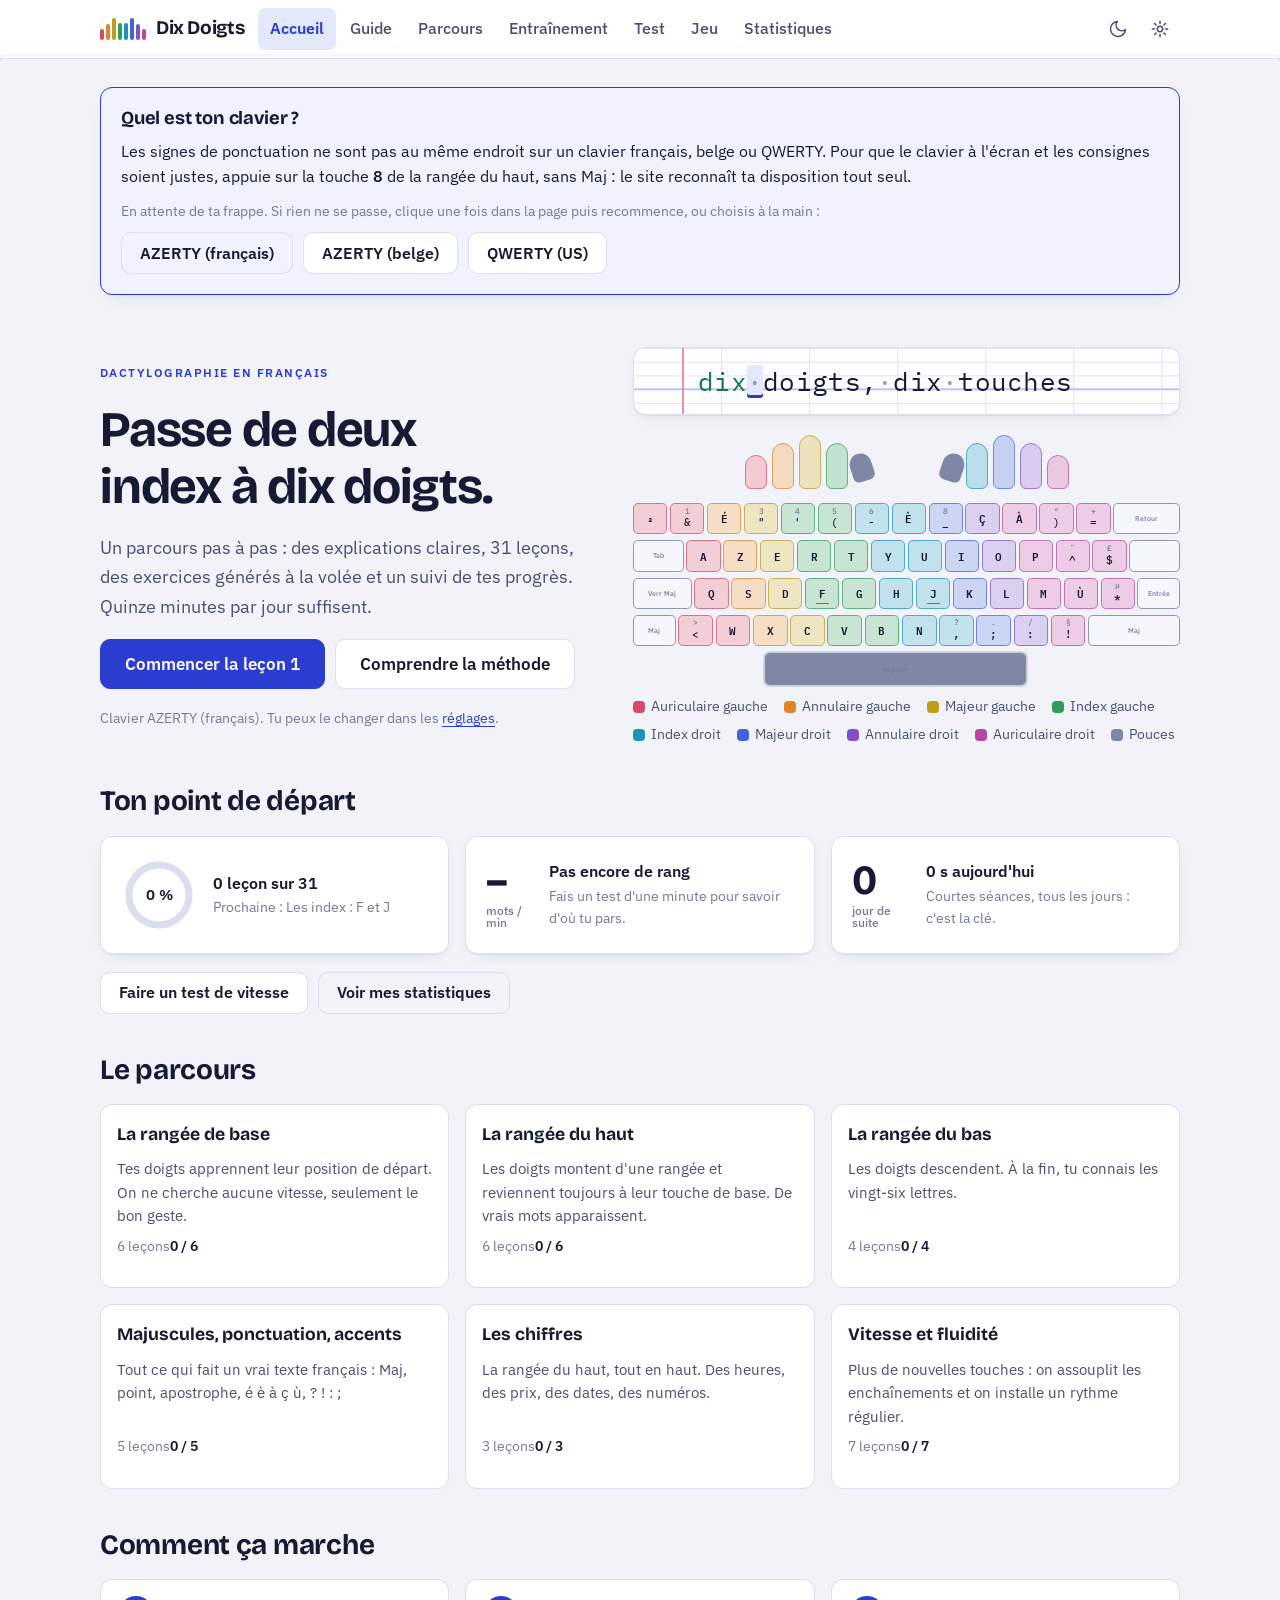
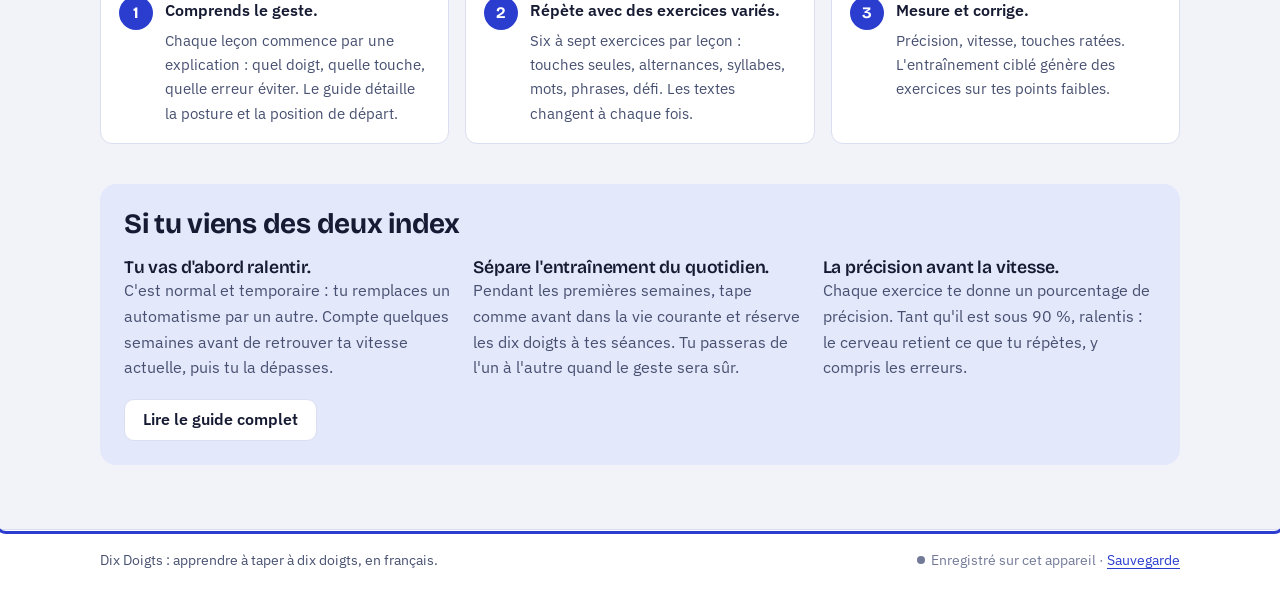
<file: docs/index.html>
<!doctype html>
<html lang="fr">
<head>
<meta charset="utf-8">
<meta name="viewport" content="width=device-width, initial-scale=1, viewport-fit=cover">
<title>Dix Doigts</title>
<meta name="description" content="Apprendre à taper au clavier avec les dix doigts, en français : leçons, exercices, tests de vitesse et jeu. Marche aussi sans internet.">
<meta name="theme-color" content="#f1f3f9" media="(prefers-color-scheme: light)">
<meta name="theme-color" content="#0e1513" media="(prefers-color-scheme: dark)">
<meta name="format-detection" content="telephone=no">
<link rel="manifest" href="manifest.webmanifest">
<link rel="icon" href="icons/favicon.svg" type="image/svg+xml">
<link rel="icon" href="icons/favicon-32.png" sizes="32x32" type="image/png">
<link rel="apple-touch-icon" href="icons/apple-touch-icon.png">
<meta name="mobile-web-app-capable" content="yes">
<meta name="apple-mobile-web-app-capable" content="yes">
<meta name="apple-mobile-web-app-title" content="Dix Doigts">
<meta name="apple-mobile-web-app-status-bar-style" content="default">
<link rel="stylesheet" href="fonts/fonts.css">
<style>
/* Mise en page : bandeau fixe + contenu centré (1120 px).
   Motif récurrent : la feuille réglée Seyès (cahier d'écolier) pour la zone de frappe.
   Clair = cahier à encre bleue. Sombre = ardoise à la craie.
   Couleur = doigt (huit teintes), le reste reste neutre. */
:root {
  --bg: #f1f3f9;
  --surface: #ffffff;
  --surface-2: #f6f7fc;
  --ink: #161b33;
  --ink-2: #475070;
  --ink-3: #727a98;
  --line: #dadeee;
  --accent: #2a3dcf;
  --accent-ink: #ffffff;
  --accent-soft: #e4e8fb;
  --ok: #17794a;
  --ok-soft: #dcf2e6;
  --bad: #c9283a;
  --bad-soft: #fde3e7;
  --warn: #9a5b00;
  --warn-soft: #fcefd4;
  --paper: #fcfdff;
  --rule: #dfe5f8;
  --rule-strong: #bcc7ee;
  --margin: #e47a8b;
  --f-lp: #d64a68;
  --f-lr: #dd8528;
  --f-lm: #bf9d1b;
  --f-li: #2f9d58;
  --f-ri: #1a93b9;
  --f-rm: #4263d8;
  --f-rr: #7f50cc;
  --f-rp: #b8479f;
  --f-th: #7f87a6;
  --on-c: #ffffff;
  --r-apprenti: #8a90a8;
  --r-bronze: #b4713a;
  --r-argent: #8a94a8;
  --r-or: #c99510;
  --r-platine: #2f9fb4;
  --r-diamant: #5675ee;
  --font-display: 'Bricolage Grotesque', 'Segoe UI', system-ui, sans-serif;
  --font-body: 'IBM Plex Sans', 'Segoe UI', system-ui, sans-serif;
  --font-mono: 'IBM Plex Mono', ui-monospace, 'Cascadia Mono', Consolas, monospace;
  --radius: 12px;
  --shadow: 0 1px 0 rgba(20, 28, 70, .04), 0 6px 18px -10px rgba(20, 28, 70, .18);
}
@media (prefers-color-scheme: dark) {
  :root:not([data-theme="light"]) {
    --bg: #0e1513;
    --surface: #16201d;
    --surface-2: #1c2926;
    --ink: #ecf1ec;
    --ink-2: #b7c5bd;
    --ink-3: #8a9b93;
    --line: #2b3a35;
    --accent: #a4bcff;
    --accent-ink: #0e1513;
    --accent-soft: #212d4d;
    --ok: #73d6a0;
    --ok-soft: #173126;
    --bad: #ff909b;
    --bad-soft: #3c2025;
    --warn: #f1c364;
    --warn-soft: #382e15;
    --paper: #18231f;
    --rule: #22302b;
    --rule-strong: #30443d;
    --margin: #a85a69;
    --f-lp: #ff7e97;
    --f-lr: #ffa34f;
    --f-lm: #e8cb4c;
    --f-li: #5fd185;
    --f-ri: #4dc4e9;
    --f-rm: #8199ff;
    --f-rr: #b78eff;
    --f-rp: #f07fdb;
    --f-th: #92a0ad;
    --on-c: #0c1311;
    --r-apprenti: #8a9b93;
    --r-bronze: #d58d54;
    --r-argent: #bcc5d6;
    --r-or: #f0c443;
    --r-platine: #5fcfe2;
    --r-diamant: #94a8ff;
    --shadow: 0 1px 0 rgba(0, 0, 0, .3), 0 8px 22px -12px rgba(0, 0, 0, .6);
    color-scheme: dark;
  }
}
:root[data-theme="dark"] {
  --bg: #0e1513;
  --surface: #16201d;
  --surface-2: #1c2926;
  --ink: #ecf1ec;
  --ink-2: #b7c5bd;
  --ink-3: #8a9b93;
  --line: #2b3a35;
  --accent: #a4bcff;
  --accent-ink: #0e1513;
  --accent-soft: #212d4d;
  --ok: #73d6a0;
  --ok-soft: #173126;
  --bad: #ff909b;
  --bad-soft: #3c2025;
  --warn: #f1c364;
  --warn-soft: #382e15;
  --paper: #18231f;
  --rule: #22302b;
  --rule-strong: #30443d;
  --margin: #a85a69;
  --f-lp: #ff7e97;
  --f-lr: #ffa34f;
  --f-lm: #e8cb4c;
  --f-li: #5fd185;
  --f-ri: #4dc4e9;
  --f-rm: #8199ff;
  --f-rr: #b78eff;
  --f-rp: #f07fdb;
  --f-th: #92a0ad;
  --on-c: #0c1311;
  --r-apprenti: #8a9b93;
  --r-bronze: #d58d54;
  --r-argent: #bcc5d6;
  --r-or: #f0c443;
  --r-platine: #5fcfe2;
  --r-diamant: #94a8ff;
  --shadow: 0 1px 0 rgba(0, 0, 0, .3), 0 8px 22px -12px rgba(0, 0, 0, .6);
  color-scheme: dark;
}

* { box-sizing: border-box; }
html { -webkit-text-size-adjust: 100%; }
body {
  margin: 0;
  background: var(--bg);
  color: var(--ink);
  font-family: var(--font-body);
  font-size: 16px;
  line-height: 1.6;
}
h1, h2, h3, h4 { font-family: var(--font-display); line-height: 1.15; margin: 0; text-wrap: balance; letter-spacing: -.01em; }
h1 { font-size: clamp(1.9rem, 1.1rem + 2.6vw, 3.1rem); font-weight: 700; letter-spacing: -.025em; }
h2 { font-size: clamp(1.3rem, 1.05rem + 1vw, 1.75rem); font-weight: 700; }
h3 { font-size: 1.1rem; font-weight: 600; }
p { margin: 0; }
button, input, select, textarea { font: inherit; color: inherit; }
button { cursor: pointer; }
a { color: var(--accent); }
:focus-visible { outline: 3px solid var(--accent); outline-offset: 2px; border-radius: 6px; }
[hidden] { display: none !important; }
.muted { color: var(--ink-3); }
.small { font-size: .875rem; }
.lead { font-size: 1.15rem; color: var(--ink-2); max-width: 62ch; }
.prose { max-width: 66ch; color: var(--ink-2); }
.kicker { font-size: .78rem; text-transform: uppercase; letter-spacing: .12em; font-weight: 600; color: var(--accent); }
.link { background: none; border: 0; padding: 0; color: var(--accent); text-decoration: underline; text-underline-offset: 3px; }

/* ---------- Structure ---------- */
.wrap { width: 100%; max-width: 1120px; margin: 0 auto; padding-inline: 20px; }
.page { padding-block: 28px 64px; display: flex; flex-direction: column; gap: 40px; }
.band { display: flex; flex-direction: column; gap: 18px; }
.page-head { display: flex; flex-direction: column; gap: 12px; padding-top: 8px; }
.grid { display: grid; gap: 16px; }
.g2 { grid-template-columns: repeat(auto-fit, minmax(min(100%, 360px), 1fr)); }
.g3 { grid-template-columns: repeat(auto-fit, minmax(min(100%, 280px), 1fr)); }
.g4 { grid-template-columns: repeat(auto-fit, minmax(min(100%, 200px), 1fr)); }
.stack { display: flex; flex-direction: column; gap: 16px; min-width: 0; }
.split { display: grid; grid-template-columns: minmax(0, 1fr) minmax(0, 1.25fr); gap: 28px; align-items: center; }
@media (max-width: 820px) { .split { grid-template-columns: 1fr; } }
.panel { background: var(--surface); border: 1px solid var(--line); border-radius: var(--radius); padding: 20px; min-width: 0; box-shadow: var(--shadow); }
.panel h2 { font-size: 1.15rem; }
.panel-head { display: flex; justify-content: space-between; align-items: baseline; gap: 10px; margin-bottom: 10px; }
.tile { background: var(--surface); border: 1px solid var(--line); border-radius: var(--radius); padding: 18px; display: flex; flex-direction: column; gap: 6px; }
.tile p { color: var(--ink-2); font-size: .95rem; }
.cta { display: flex; flex-wrap: wrap; gap: 10px; align-items: center; }
.cta-row { display: flex; flex-wrap: wrap; gap: 10px; }

/* ---------- Boutons ---------- */
.btn {
  display: inline-flex; align-items: center; justify-content: center; gap: 8px;
  min-height: 42px; padding: 8px 18px; border-radius: 10px;
  border: 1px solid var(--line); background: var(--surface); color: var(--ink);
  font-weight: 600; text-decoration: none; line-height: 1.2;
  transition: transform .08s, background .12s, border-color .12s;
}
.btn:hover { border-color: var(--ink-3); }
.btn:active { transform: translateY(1px); }
.btn.primary { background: var(--accent); border-color: var(--accent); color: var(--accent-ink); }
.btn.primary:hover { filter: brightness(1.08); }
.btn.ghost { background: transparent; }
.btn.danger { background: var(--bad); border-color: var(--bad); color: #fff; }
.btn.lg { min-height: 50px; padding: 10px 24px; font-size: 1.05rem; }
.btn.sm { min-height: 34px; padding: 4px 12px; font-size: .9rem; }
.pill { display: inline-block; padding: 2px 10px; border-radius: 999px; background: var(--accent-soft); color: var(--accent); font-size: .8rem; font-weight: 600; }
.chip { background: var(--surface); border: 1px solid var(--line); border-radius: 999px; padding: 6px 14px; font-size: .9rem; }
.chip:hover { border-color: var(--accent); color: var(--accent); }
kbd {
  font-family: var(--font-mono); font-size: .85em; font-weight: 500;
  display: inline-block; min-width: 1.7em; padding: .1em .45em; text-align: center;
  background: var(--surface); border: 1px solid var(--line); border-bottom-width: 2px; border-radius: 6px; color: var(--ink);
}
.kc { --c: var(--ink-3); display: inline-flex; }
.kc kbd { border-color: color-mix(in srgb, var(--c) 70%, var(--line)); border-bottom-color: var(--c); background: color-mix(in srgb, var(--c) 28%, var(--surface)); font-weight: 600; }


/* ---------- En-tête ---------- */
.top { position: sticky; top: env(safe-area-inset-top, 0px); z-index: 20; background: color-mix(in srgb, var(--surface) 92%, transparent); backdrop-filter: blur(8px); border-bottom: 1px solid var(--line); }
.top-in { max-width: 1120px; margin: 0 auto; padding: 8px 20px; display: flex; align-items: center; gap: 14px; }
.brand { display: flex; align-items: center; gap: 10px; background: none; border: 0; padding: 4px 0; flex: none; }
.brand-name { font-family: var(--font-display); font-weight: 700; font-size: 1.2rem; letter-spacing: -.02em; }
.logo { display: inline-flex; align-items: flex-end; gap: 2px; height: 22px; }
.logo i { width: 4px; border-radius: 2px; background: var(--c); }
.logo i:nth-child(1), .logo i:nth-child(8) { height: 11px; } .logo i:nth-child(2), .logo i:nth-child(7) { height: 16px; }
.logo i:nth-child(3), .logo i:nth-child(6) { height: 22px; } .logo i:nth-child(4), .logo i:nth-child(5) { height: 17px; }
.nav { display: flex; gap: 2px; overflow-x: auto; flex: 1; min-width: 0; scrollbar-width: none; }
.nav::-webkit-scrollbar { display: none; }
.nav-i { background: none; border: 0; padding: 8px 12px; border-radius: 8px; color: var(--ink-2); font-weight: 500; white-space: nowrap; }
.nav-i:hover { background: var(--surface-2); color: var(--ink); }
.nav-i.on { color: var(--accent); background: var(--accent-soft); font-weight: 600; }
.top-actions { display: flex; gap: 2px; flex: none; }
.icon-btn { display: grid; place-items: center; width: 40px; height: 40px; background: none; border: 0; border-radius: 10px; color: var(--ink-2); }
.icon-btn:hover { background: var(--surface-2); color: var(--ink); }
.icon-btn.on { color: var(--accent); }
@media (max-width: 760px) {
  .top-in { flex-wrap: wrap; row-gap: 0; }
  .nav { order: 3; flex-basis: 100%; }
  .brand-name { font-size: 1.05rem; }
}
.foot { border-top: 1px solid var(--line); background: var(--surface); }
.foot-in { max-width: 1120px; margin: 0 auto; padding: 18px 20px calc(18px + env(safe-area-inset-bottom, 0px)); display: flex; flex-wrap: wrap; gap: 8px 24px; justify-content: space-between; font-size: .9rem; color: var(--ink-2); }
main { outline: none; min-height: 60vh; }

/* ---------- Accueil ---------- */
.hero { display: grid; grid-template-columns: minmax(0, 1fr) minmax(0, 1.1fr); gap: 36px; align-items: center; padding-top: 12px; }
@media (max-width: 900px) { .hero { grid-template-columns: 1fr; } }
.hero-copy { display: flex; flex-direction: column; gap: 18px; }
.hero-demo { display: flex; flex-direction: column; gap: 12px; align-items: stretch; min-width: 0; }
.cta .lg { flex: 0 1 auto; }
.stat { display: flex; gap: 16px; align-items: center; }
.big-n { font-family: var(--font-display); font-weight: 700; font-size: 2.6rem; line-height: 1; letter-spacing: -.03em; display: flex; flex-direction: column; font-variant-numeric: tabular-nums; }
.big-n small { font-family: var(--font-body); font-size: .75rem; font-weight: 500; color: var(--ink-3); letter-spacing: 0; margin-top: 4px; }
.ring { position: relative; width: var(--s, 76px); height: var(--s, 76px); flex: none; }
.ring svg { width: 100%; height: 100%; transform: rotate(-90deg); }
.ring circle { fill: none; stroke-width: 7; }
.ring .bg { stroke: var(--line); }
.ring .fg { stroke: var(--accent); stroke-linecap: round; transition: stroke-dashoffset .6s; }
.ring span { position: absolute; inset: 0; display: grid; place-items: center; font-weight: 700; font-size: .95rem; font-variant-numeric: tabular-nums; }
.mods { align-items: stretch; }
.mod-card { text-align: left; background: var(--surface); border: 1px solid var(--line); border-radius: var(--radius); padding: 16px; display: flex; flex-direction: column; gap: 8px; min-width: 0; }
.mod-card:hover { border-color: var(--accent); }
.mc-title { font-family: var(--font-display); font-weight: 700; font-size: 1.1rem; }
.mc-blurb { color: var(--ink-2); font-size: .92rem; flex: 1; }
.mc-foot { display: flex; justify-content: space-between; font-size: .85rem; color: var(--ink-3); }
.mc-done { font-weight: 600; color: var(--ink); font-variant-numeric: tabular-nums; }
.mc-bar { display: block; height: 6px; border-radius: 3px; background: var(--line); overflow: hidden; }
.mc-bar i { display: block; height: 100%; background: var(--accent); border-radius: 3px; }
.steps { list-style: none; margin: 0; padding: 0; display: grid; grid-template-columns: repeat(auto-fit, minmax(min(100%, 280px), 1fr)); gap: 16px; counter-reset: s; }
.steps li { counter-increment: s; background: var(--surface); border: 1px solid var(--line); border-radius: var(--radius); padding: 18px 18px 18px 64px; position: relative; display: flex; flex-direction: column; gap: 4px; }
.steps li::before { content: counter(s); position: absolute; left: 18px; top: 16px; width: 34px; height: 34px; border-radius: 50%; display: grid; place-items: center; background: var(--accent); color: var(--accent-ink); font-weight: 700; font-family: var(--font-display); }
.steps li span { color: var(--ink-2); font-size: .95rem; }
.callout-band { background: var(--accent-soft); border-radius: 16px; padding: 24px; }
.callout-band p { color: var(--ink-2); }

/* ---------- Clavier virtuel ---------- */
.kb { container-type: inline-size; width: 100%; display: flex; flex-direction: column; gap: calc(100cqw / 15 * .07); }
.kb-row { display: flex; gap: calc(100cqw / 15 * .07); }
.kb-row > i { flex: var(--w, 1) 1 0; }
.key {
  --c: var(--ink-3);
  flex: var(--w, 1) 1 0; min-width: 0;
  height: calc(100cqw / 15 * .86);
  position: relative; display: flex; flex-direction: column; align-items: center; justify-content: center;
  border-radius: calc(100cqw / 15 * .13);
  font-family: var(--font-mono); font-size: calc(100cqw / 15 * .3); font-weight: 500; line-height: 1;
  color: var(--ink);
  background: color-mix(in srgb, var(--c) 27%, var(--surface));
  border: 1px solid color-mix(in srgb, var(--c) 72%, var(--line));
  border-bottom-width: calc(100cqw / 15 * .045);
  user-select: none;
  transition: background .08s, transform .08s, opacity .15s, box-shadow .08s;
}
.key .lt { font-weight: 600; }
.key .s { position: absolute; top: 12%; left: 0; right: 0; text-align: center; font-size: .72em; color: var(--ink-3); }
.key .b { position: relative; }
.key:not(.lt):not(.mod):has(.s) .b { margin-top: 26%; }
.key.mod { --c: var(--ink-3); background: var(--surface-2); color: var(--ink-3); font-family: var(--font-body); font-size: calc(100cqw / 15 * .2); }
.key.space .b { font-family: var(--font-body); font-size: .75em; color: var(--ink-3); }
.key.bump::after { content: ''; position: absolute; bottom: 14%; left: 30%; right: 30%; height: calc(100cqw / 15 * .035); border-radius: 2px; background: color-mix(in srgb, var(--ink) 55%, transparent); }
.kb.has-focus .key:not(.is-new):not(.is-target):not(.is-shift) { opacity: .42; }
.key.is-new { background: color-mix(in srgb, var(--c) 68%, var(--surface)); border-color: var(--c); color: var(--on-c); font-weight: 700; }
.key.is-new.f-lm, .key.is-new.f-li { color: #101820; }
.key.is-target { background: var(--c); border-color: var(--c); color: var(--on-c); transform: translateY(1px); box-shadow: 0 0 0 calc(100cqw / 15 * .05) color-mix(in srgb, var(--c) 35%, transparent); opacity: 1; }
.key.is-target .s { color: var(--on-c); }
.key.is-target.f-lm, .key.is-target.f-li { color: #101820; }
.key.mod.is-shift { background: var(--ink); color: var(--surface); border-color: var(--ink); opacity: 1; }
.key.is-hit { background: var(--ok-soft); border-color: var(--ok); }
.key.is-miss { background: var(--bad); border-color: var(--bad); color: var(--on-c); }
.kb.heatmap .key { background: var(--surface-2); border-color: var(--line); }
.kb.heatmap .key.has-heat { background: color-mix(in srgb, var(--bad) calc(var(--heat) * 80%), var(--surface-2)); }
.kb-wrap { width: 100%; max-width: 900px; min-width: 0; }
.legend { list-style: none; margin: 0; padding: 0; display: flex; flex-wrap: wrap; gap: 6px 16px; font-size: .85rem; color: var(--ink-2); }
.legend li { display: flex; align-items: center; gap: 6px; }
.sw { width: 12px; height: 12px; border-radius: 4px; background: var(--c); display: inline-block; }
.sw-inline { display: inline-block; width: 10px; height: 10px; border-radius: 3px; background: var(--c); margin-right: 8px; }

/* ---------- Mains ---------- */
.hands { display: flex; justify-content: center; gap: clamp(1.5rem, 8vw, 4rem); padding: 8px 0 2px; }
.hand { display: flex; align-items: flex-end; gap: 5px; }
.fg { --c: var(--f-th); width: clamp(14px, 3vw, 22px); border-radius: 11px 11px 6px 6px; background: color-mix(in srgb, var(--c) 30%, var(--surface)); border: 1px solid color-mix(in srgb, var(--c) 70%, var(--line)); transition: transform .08s, background .08s; }
.hand.hl .fg:nth-child(1), .hand.hr .fg:nth-child(5) { height: 34px; }
.hand.hl .fg:nth-child(2), .hand.hr .fg:nth-child(4) { height: 46px; }
.hand.hl .fg:nth-child(3), .hand.hr .fg:nth-child(3) { height: 54px; }
.hand.hl .fg:nth-child(4), .hand.hr .fg:nth-child(2) { height: 46px; }
.hand.hl .fg:nth-child(5), .hand.hr .fg:nth-child(1) { height: 28px; }
.hand.hl .fg.th { transform: rotate(-18deg); } .hand.hr .fg.th { transform: rotate(18deg); }
.fg.on { background: var(--c); border-color: var(--c); transform: translateY(-8px); }
.hand.hl .fg.th.on { transform: rotate(-18deg) translateY(-8px); } .hand.hr .fg.th.on { transform: rotate(18deg) translateY(-8px); }

/* ---------- Feuille Seyès : zone de frappe ---------- */
.sheet {
  --fs: 1.5rem; --lh: calc(var(--fs) * 2.15);
  position: relative; border: 1px solid var(--line); border-radius: var(--radius); background-color: var(--paper);
  background-image:
    linear-gradient(to bottom, transparent calc(100% - 1.5px), var(--rule-strong) 0),
    linear-gradient(to bottom, transparent calc(100% - 1px), var(--rule) 0),
    linear-gradient(to right, transparent calc(100% - 1px), var(--rule) 0);
  background-size: 100% var(--lh), 100% calc(var(--lh) / 4), calc(var(--lh) * 1.6) 100%;
  background-position: 0 calc(var(--fs) * -0.5), 0 calc(var(--fs) * -0.5), 0 0;
  padding: 0 20px 0 clamp(36px, 7vw, 64px);
  box-shadow: var(--shadow);
}
.sheet::before { content: ''; position: absolute; top: 0; bottom: 0; left: clamp(26px, 5.4vw, 48px); width: 2px; background: var(--margin); opacity: .8; }
.sheet .viewport { height: calc(var(--lh) * 3); overflow: hidden; }
.sheet .inner { font-family: var(--font-mono); font-size: var(--fs); line-height: var(--lh); font-weight: 400; transition: transform .14s ease-out; letter-spacing: .01em; }
.sheet .w { display: inline-block; white-space: nowrap; }
.sheet .c { position: relative; white-space: pre; color: var(--ink); }
.sheet .c.ok { color: var(--ok); }
.sheet .c.fixed { color: var(--warn); }
.sheet .c.wrong { color: var(--bad); background: var(--bad-soft); border-radius: 3px; }
.sheet .c.cur { background: var(--accent-soft); box-shadow: inset 0 -3px 0 var(--accent); border-radius: 3px; }
.sheet .c.cur.bad { background: var(--bad-soft); box-shadow: inset 0 -3px 0 var(--bad); }
.sheet .c.sp::after { content: '·'; position: absolute; left: 0; right: 0; text-align: center; color: var(--ink-3); opacity: .7; }
.sheet.no-spaces .c.sp::after { content: none; }
.sheet.blind .c:not(.cur) { color: transparent; }
.sheet.shake { animation: shake .18s; }
@keyframes shake { 25% { transform: translateX(-3px); } 75% { transform: translateX(3px); } }
.sheet-hint { position: absolute; left: clamp(36px, 7vw, 64px); right: 16px; bottom: 6px; font-size: .85rem; color: var(--ink-3); background: var(--paper); padding: 2px 8px; border-radius: 6px; transition: opacity .2s; }
.sheet-hint.hide { opacity: 0; pointer-events: none; }
.sheet-hint.warn { color: var(--warn); opacity: 1; }
.sheet.mini { --fs: clamp(1.2rem, 4vw, 1.6rem); }
.sheet.mini .viewport { height: auto; padding-block: calc(var(--lh) * .1); }
.sheet.mini .inner { transition: none; }

/* ---------- Session de frappe ---------- */
.session { display: flex; flex-direction: column; gap: 16px; }
.s-top { display: flex; flex-wrap: wrap; gap: 12px; justify-content: space-between; align-items: flex-start; }
.s-title { display: flex; flex-direction: column; gap: 4px; }
.s-actions { display: flex; flex-wrap: wrap; gap: 8px; }
.hud { display: grid; grid-template-columns: repeat(4, minmax(0, 1fr)); gap: 10px 16px; background: var(--surface); border: 1px solid var(--line); border-radius: var(--radius); padding: 12px 16px; }
@media (max-width: 520px) { .hud { grid-template-columns: repeat(2, minmax(0, 1fr)); } }
.hud-i { display: flex; flex-direction: column; }
.hud-i .v { font-family: var(--font-display); font-size: 1.7rem; font-weight: 700; line-height: 1.1; font-variant-numeric: tabular-nums; }
.hud-i .l { font-size: .78rem; color: var(--ink-3); }
.prog { grid-column: 1 / -1; height: 6px; background: var(--line); border-radius: 3px; overflow: hidden; }
.prog i { display: block; height: 100%; width: 0; background: var(--accent); transition: width .15s; }
.prog.pulse { animation: pulse .12s; }
@keyframes pulse { 50% { transform: scaleY(2); } }
.guide { display: flex; flex-direction: column; gap: 8px; background: var(--surface); border: 1px solid var(--line); border-radius: var(--radius); padding: 14px 16px 16px; }
.next { display: flex; flex-wrap: wrap; gap: 4px 12px; align-items: baseline; min-height: 1.6em; }
.next .l { font-size: .78rem; text-transform: uppercase; letter-spacing: .1em; color: var(--ink-3); font-weight: 600; }
.next .t { font-weight: 600; }
.guide .kb { max-width: 760px; margin-inline: auto; }

/* ---------- Résultats ---------- */
.result { display: flex; flex-direction: column; gap: 20px; }
.result-head { display: flex; flex-direction: column; gap: 8px; align-items: flex-start; }
.verdict { padding: 8px 14px; border-radius: 10px; font-weight: 500; }
.verdict.ok { background: var(--ok-soft); color: var(--ok); }
.verdict.ko { background: var(--warn-soft); color: var(--warn); }
.big-stats .panel { display: flex; flex-direction: column; gap: 2px; }
.bs-v { font-family: var(--font-display); font-weight: 700; font-size: 2.3rem; line-height: 1.05; font-variant-numeric: tabular-nums; letter-spacing: -.02em; }
.bs-v small { font-size: 1rem; font-weight: 600; margin-left: 2px; }
.bs-l { color: var(--ink-3); font-size: .85rem; }
.miss-list { display: flex; flex-wrap: wrap; gap: 8px 16px; margin-top: 10px; }
.miss { display: inline-flex; align-items: center; gap: 8px; }
.miss b { font-variant-numeric: tabular-nums; color: var(--bad); }
.level-box b { font-family: var(--font-display); font-size: 1.4rem; }
.stars { display: inline-flex; gap: 3px; vertical-align: middle; }
.stars svg { width: 18px; height: 18px; fill: none; stroke: var(--ink-3); stroke-width: 1.4; stroke-linejoin: round; opacity: .6; }
.stars svg.on { fill: var(--f-lm); stroke: var(--f-lm); opacity: 1; }

/* ---------- Parcours ---------- */
.module { display: flex; flex-direction: column; gap: 10px; }
.module-head { display: flex; flex-wrap: wrap; gap: 8px 14px; align-items: center; }
.lesson-list { display: grid; grid-template-columns: repeat(auto-fit, minmax(min(100%, 420px), 1fr)); gap: 10px; }
.lesson-card { display: grid; grid-template-columns: auto minmax(0, 1fr) auto; gap: 14px; align-items: center; text-align: left; padding: 14px 16px; background: var(--surface); border: 1px solid var(--line); border-radius: var(--radius); }
.lesson-card:hover { border-color: var(--accent); }
.lesson-card.next { border-color: var(--accent); box-shadow: 0 0 0 3px var(--accent-soft); }
.lesson-card.done { background: color-mix(in srgb, var(--ok-soft) 55%, var(--surface)); }
.lc-n { width: 38px; height: 38px; border-radius: 50%; display: grid; place-items: center; background: var(--surface-2); border: 1px solid var(--line); font-weight: 700; font-variant-numeric: tabular-nums; font-family: var(--font-display); }
.lesson-card.done .lc-n { background: var(--ok); border-color: var(--ok); color: var(--surface); }
.lesson-card.next .lc-n { background: var(--accent); border-color: var(--accent); color: var(--accent-ink); }
.lc-main { display: flex; flex-direction: column; gap: 4px; min-width: 0; }
.lc-title { font-weight: 600; line-height: 1.3; }
.lc-short { font-size: .88rem; color: var(--ink-3); }
.lc-keys { display: flex; flex-wrap: wrap; gap: 4px; margin-top: 2px; }
.lc-side { display: flex; flex-direction: column; align-items: flex-end; gap: 4px; }

/* ---------- Leçon ---------- */
.crumbs { display: flex; gap: 8px; align-items: center; color: var(--ink-3); font-size: .9rem; }
.lesson-head { display: flex; flex-direction: column; gap: 12px; }
.lh-keys { display: flex; flex-wrap: wrap; gap: 6px; }
.lh-keys .kc kbd { font-size: 1.1rem; padding: .25em .6em; }
.lesson-grid { display: grid; grid-template-columns: minmax(0, 1.1fr) minmax(0, 1fr); gap: 24px; align-items: start; }
@media (max-width: 920px) { .lesson-grid { grid-template-columns: 1fr; } }
.lesson-text { display: flex; flex-direction: column; gap: 14px; }
.block { background: var(--surface); border: 1px solid var(--line); border-radius: var(--radius); padding: 18px 20px; display: flex; flex-direction: column; gap: 8px; }
.block h2 { font-size: 1.05rem; }
.block p { color: var(--ink-2); max-width: 64ch; }
.block.warn { border-left: 4px solid var(--warn); }
.block.tip { border-left: 4px solid var(--ok); }
.finger-list { list-style: none; margin: 0; padding: 0; display: flex; flex-direction: column; gap: 8px; }
.finger-list li { display: flex; gap: 12px; align-items: center; }
.word-chips { list-style: none; margin: 0; padding: 0; display: flex; flex-wrap: wrap; gap: 6px; }
.word-chips li { font-family: var(--font-mono); padding: 3px 10px; background: var(--surface-2); border: 1px solid var(--line); border-radius: 8px; }
.lesson-side { display: flex; flex-direction: column; gap: 16px; position: sticky; top: calc(env(safe-area-inset-top, 0px) + 76px); min-width: 0; }
@media (max-width: 920px) { .lesson-side { position: static; } }
.stages { list-style: none; margin: 0 0 12px; padding: 0; display: flex; flex-direction: column; gap: 8px; }
.stage { display: grid; grid-template-columns: auto minmax(0, 1fr) auto; gap: 4px 12px; align-items: center; padding: 10px 12px; border: 1px solid var(--line); border-radius: 10px; background: var(--surface-2); }
.stage.done { border-color: color-mix(in srgb, var(--ok) 40%, var(--line)); }
.sg-n { width: 28px; height: 28px; border-radius: 50%; background: var(--surface); border: 1px solid var(--line); display: grid; place-items: center; font-weight: 700; font-size: .85rem; }
.stage.done .sg-n { background: var(--ok); border-color: var(--ok); color: var(--surface); }
.sg-main { display: flex; flex-direction: column; line-height: 1.3; min-width: 0; }
.sg-main .muted { font-size: .85rem; }
.sg-meta { grid-column: 2; display: flex; gap: 8px; align-items: center; }
.stage .btn { grid-column: 3; grid-row: 1 / span 2; }
.pager { display: flex; justify-content: space-between; gap: 10px; flex-wrap: wrap; }

/* ---------- Guide ---------- */
.toc { display: flex; flex-wrap: wrap; gap: 8px; }
.tbl-wrap { overflow-x: auto; border: 1px solid var(--line); border-radius: var(--radius); background: var(--surface); }
.tbl { border-collapse: collapse; width: 100%; font-size: .95rem; }
.tbl th, .tbl td { text-align: left; padding: 10px 14px; border-bottom: 1px solid var(--line); vertical-align: top; }
.tbl thead th { background: var(--surface-2); font-size: .8rem; text-transform: uppercase; letter-spacing: .06em; color: var(--ink-3); }
.tbl tbody th { font-weight: 600; white-space: nowrap; }
.tbl tr:last-child td, .tbl tr:last-child th { border-bottom: 0; }
.tbl.dense th, .tbl.dense td { padding: 7px 10px; }
.note { padding: 12px 16px; border-radius: 10px; background: var(--accent-soft); color: var(--ink); }
.note.tip { background: var(--ok-soft); }
.note.warn { background: var(--warn-soft); }
.key-info { min-height: 3.2rem; display: flex; gap: 10px; align-items: center; flex-wrap: wrap; }
.chain { display: flex; flex-wrap: wrap; gap: 8px; margin: 14px 0 8px; min-height: 64px; }
.ch { --c: var(--ink-3); display: flex; flex-direction: column; align-items: center; min-width: 44px; padding: 6px 8px; border-radius: 10px; background: color-mix(in srgb, var(--c) 28%, var(--surface)); border: 1px solid color-mix(in srgb, var(--c) 70%, var(--line)); border-bottom: 3px solid var(--c); line-height: 1.2; }
.ch b { font-family: var(--font-mono); font-size: 1.3rem; }
.ch i { font-style: normal; font-size: .68rem; color: var(--ink-2); }
.ch u { text-decoration: none; font-size: .68rem; font-weight: 700; color: var(--ink); }
.ch.sp { opacity: .6; }
.ticks { list-style: none; padding: 0; margin: 10px 0 0; display: flex; flex-direction: column; gap: 8px; }
.ticks li { padding-left: 26px; position: relative; color: var(--ink-2); }
.ticks li::before { content: ''; position: absolute; left: 4px; top: .55em; width: 10px; height: 6px; border-left: 2px solid var(--ok); border-bottom: 2px solid var(--ok); transform: rotate(-45deg); }
.plan { display: flex; flex-direction: column; gap: 10px; margin-top: 10px; }
.plan-row { display: grid; grid-template-columns: 110px minmax(0, 1fr); gap: 12px; padding: 12px 14px; background: var(--surface); border: 1px solid var(--line); border-radius: 10px; }
.pl-w { display: flex; flex-direction: column; line-height: 1.3; }
.pl-w span { color: var(--ink-3); font-size: .85rem; }
.pl-d p { margin-top: 6px; color: var(--ink-2); font-size: .93rem; }
@media (max-width: 480px) { .plan-row { grid-template-columns: 1fr; } }
.faq { display: flex; flex-direction: column; gap: 8px; }
.faq details { background: var(--surface); border: 1px solid var(--line); border-radius: 10px; padding: 12px 16px; }
.faq summary { cursor: pointer; font-weight: 600; }
.faq details[open] summary { margin-bottom: 8px; }
.faq p { color: var(--ink-2); max-width: 66ch; }

/* ---------- Formulaires ---------- */
.field { display: flex; flex-direction: column; gap: 6px; }
.field > span { font-weight: 600; font-size: .92rem; }
input[type="text"], select, textarea {
  background: var(--surface); border: 1px solid var(--line); border-radius: 10px; padding: 10px 12px; width: 100%; min-height: 42px;
}
textarea { font-family: var(--font-mono); font-size: .85rem; resize: vertical; }
input[type="range"] { width: 100%; accent-color: var(--accent); }
.opts { display: grid; grid-template-columns: repeat(auto-fit, minmax(min(100%, 220px), 1fr)); gap: 8px; }
.opts.compact { grid-template-columns: repeat(auto-fit, minmax(min(100%, 170px), 1fr)); }
.opt { position: relative; display: block; cursor: pointer; }
.opt input { position: absolute; opacity: 0; inset: 0; margin: 0; cursor: pointer; }
.opt > span { display: flex; flex-direction: column; gap: 2px; padding: 10px 12px; border: 1px solid var(--line); border-radius: 10px; background: var(--surface-2); height: 100%; }
.opt small { color: var(--ink-3); font-size: .82rem; line-height: 1.35; }
.opt input:checked + span { border-color: var(--accent); background: var(--accent-soft); box-shadow: 0 0 0 1px var(--accent); }
.opt input:focus-visible + span { outline: 3px solid var(--accent); outline-offset: 2px; }
.chips { display: flex; flex-wrap: wrap; gap: 8px; }
.chip-radio { position: relative; cursor: pointer; }
.chip-radio input { position: absolute; opacity: 0; inset: 0; margin: 0; cursor: pointer; }
.chip-radio span { display: inline-block; padding: 7px 14px; border-radius: 999px; border: 1px solid var(--line); background: var(--surface-2); font-weight: 500; }
.chip-radio input:checked + span { background: var(--accent); border-color: var(--accent); color: var(--accent-ink); }
.chip-radio input:focus-visible + span { outline: 3px solid var(--accent); outline-offset: 2px; }
.check { display: flex; gap: 12px; align-items: flex-start; cursor: pointer; }
.check input { margin-top: .35em; width: 18px; height: 18px; accent-color: var(--accent); flex: none; }
.check span { display: flex; flex-direction: column; }
.check small { color: var(--ink-3); }
.practice-grid { display: grid; grid-template-columns: minmax(0, 1fr) minmax(0, 1fr); gap: 18px; align-items: start; }
@media (max-width: 900px) { .practice-grid { grid-template-columns: 1fr; } }
.seg { display: inline-flex; border: 1px solid var(--line); border-radius: 10px; overflow: hidden; margin-bottom: 14px; }
.seg button { background: var(--surface-2); border: 0; padding: 8px 16px; font-weight: 500; }
.seg button.on { background: var(--accent); color: var(--accent-ink); }
.levels { list-style: none; margin: 10px 0; padding: 0; display: flex; flex-direction: column; gap: 8px; }
.levels li { display: grid; grid-template-columns: 110px minmax(0, 1fr); gap: 10px; }
.levels span { color: var(--ink-2); }

/* ---------- Statistiques ---------- */
.stat-tiles .panel { display: flex; flex-direction: column; gap: 2px; }
.chart { width: 100%; height: auto; display: block; }
.chart .gl { stroke: var(--line); stroke-width: 1; }
.chart .ax { fill: var(--ink-3); font-size: 11px; font-family: var(--font-body); }
.chart .ln { fill: none; stroke: var(--accent); stroke-width: 2.4; stroke-linejoin: round; stroke-linecap: round; }
.chart .ar { fill: var(--accent); opacity: .1; }
.chart .dt { fill: var(--surface); stroke: var(--accent); stroke-width: 2; }
.chart .dt.end { fill: var(--accent); }
.chart .end-l { fill: var(--ink); font-weight: 700; font-size: 12px; }
.weak-list { display: flex; flex-direction: column; gap: 8px; margin: 10px 0; }
.weak { display: grid; grid-template-columns: auto 1fr auto; gap: 12px; align-items: center; padding: 6px 0; border-bottom: 1px solid var(--line); }
.days { display: grid; grid-template-columns: repeat(14, minmax(0, 1fr)); gap: 6px; align-items: end; height: 150px; }
.day { display: flex; flex-direction: column; align-items: center; gap: 4px; height: 100%; font-size: .75rem; color: var(--ink-3); }
.day .bar { flex: 1; width: 100%; display: flex; align-items: flex-end; background: var(--surface-2); border-radius: 6px; overflow: hidden; }
.day .bar i { display: block; width: 100%; background: var(--accent); border-radius: 6px 6px 0 0; min-height: 0; }
.day b { height: 1em; font-weight: 600; color: var(--ink); font-variant-numeric: tabular-nums; }

/* ---------- Jeu ---------- */
.game { display: flex; flex-direction: column; gap: 12px; }
.game-hud { display: flex; flex-wrap: wrap; align-items: center; gap: 12px 28px; }
.game-hud .btn { margin-left: auto; }
.arena { position: relative; height: clamp(300px, 52vh, 460px); overflow: hidden; border-radius: var(--radius); border: 1px solid var(--line); background-color: var(--paper);
  background-image: linear-gradient(to bottom, transparent calc(100% - 1px), var(--rule) 0), linear-gradient(to right, transparent calc(100% - 1px), var(--rule) 0);
  background-size: 100% 36px, 36px 100%; }
.arena .floor { position: absolute; left: 0; right: 0; bottom: 0; height: 34px; background: linear-gradient(to top, color-mix(in srgb, var(--bad) 22%, transparent), transparent); border-top: 2px dashed color-mix(in srgb, var(--bad) 55%, transparent); }
.arena.shake { animation: shake .18s; }
.fw { position: absolute; left: 0; top: 0; padding: 4px 12px; border-radius: 999px; background: var(--surface); border: 1px solid var(--line); font-family: var(--font-mono); font-size: 1.15rem; font-weight: 500; white-space: nowrap; box-shadow: var(--shadow); will-change: transform; }
.fw i { font-style: normal; color: var(--ok); }
.fw.target { border-color: var(--accent); background: var(--accent-soft); }
.fw.hit { opacity: 0; transition: opacity .25s; }
.fw.lost { opacity: 0; background: var(--bad-soft); transition: opacity .25s; }
.typed { font-family: var(--font-mono); font-size: 1.25rem; min-height: 2em; padding: 8px 14px; border: 1px solid var(--line); border-radius: 10px; background: var(--surface); }
.game-setup { display: flex; flex-direction: column; gap: 16px; max-width: 520px; }

/* ---------- Doigts : une couleur par doigt (en fin de feuille pour primer sur les valeurs par défaut) ---------- */
.f-lp { --c: var(--f-lp); } .f-lr { --c: var(--f-lr); } .f-lm { --c: var(--f-lm); } .f-li { --c: var(--f-li); }
.f-ri { --c: var(--f-ri); } .f-rm { --c: var(--f-rm); } .f-rr { --c: var(--f-rr); } .f-rp { --c: var(--f-rp); } .f-th { --c: var(--f-th); }
.fg.th { --c: var(--f-th); }

/* ---------- Préférences de mouvement ---------- */
@media (prefers-reduced-motion: reduce) {
  *, *::before, *::after { animation: none !important; transition: none !important; }
}

/* ---------- Indicateur de sauvegarde ---------- */
.sync::before { content: ''; display: inline-block; width: 8px; height: 8px; border-radius: 50%; background: var(--ink-3); margin-right: 6px; vertical-align: 1px; }
.sync.ok::before { background: var(--ok); }
.sync.saving::before, .sync.connecting::before { background: var(--accent); }
.sync.error::before { background: var(--warn); }

/* ---------- Rangs, médailles et jauges ---------- */
.medal { --rc: var(--r-apprenti); display: inline-block; width: 60px; height: 60px; flex: none; }
.medal svg { width: 100%; height: 100%; display: block; }
.medal .ring { fill: color-mix(in srgb, var(--rc) 30%, var(--surface)); stroke: var(--rc); stroke-width: 3; }
.medal .in { fill: var(--rc); }
.medal .star { fill: var(--surface); }
.medal.sm { width: 22px; height: 22px; vertical-align: -6px; }
.rank-line { display: inline-flex; align-items: center; gap: 6px; }
.r-apprenti { --rc: var(--r-apprenti); } .r-bronze { --rc: var(--r-bronze); } .r-argent { --rc: var(--r-argent); }
.r-or { --rc: var(--r-or); } .r-platine { --rc: var(--r-platine); } .r-diamant { --rc: var(--r-diamant); }
.level-panel { display: flex; flex-direction: column; gap: 22px; }
.lv-head { display: flex; flex-wrap: wrap; gap: 14px 20px; align-items: center; }
.lv-head.sm { gap: 12px; margin-bottom: 8px; }
.lv-id { display: flex; flex-direction: column; gap: 2px; min-width: 0; }
.lv-id h3 { font-size: 1.9rem; letter-spacing: -.02em; }
.lv-next { margin-left: auto; max-width: 360px; display: flex; flex-direction: column; gap: 4px; }
.lv-gauges { display: grid; grid-template-columns: repeat(auto-fit, minmax(min(100%, 420px), 1fr)); gap: 24px 36px; }
.lv-gauges h4 { font-family: var(--font-display); font-size: 1rem; }
.gauge { padding: 0 14px; }
.g-rail { position: relative; margin: 38px 0 30px; }
.g-track { display: flex; gap: 2px; height: 14px; border-radius: 7px; overflow: hidden; }
.g-track i { flex: var(--w) 1 0; background: var(--rc); }
.g-track .a-low { background: var(--bad); } .g-track .a-mid { background: var(--warn); }
.g-track .a-good { background: var(--accent); } .g-track .a-top { background: var(--ok); }
.g-pin { position: absolute; bottom: calc(100% + 6px); transform: translateX(-50%); display: flex; flex-direction: column; align-items: center; white-space: nowrap; font-size: .85rem; line-height: 1; }
.g-pin b { background: var(--ink); color: var(--surface); padding: 4px 8px; border-radius: 6px; }
.g-pin::after { content: ''; border: 6px solid transparent; border-top-color: var(--ink); margin-top: -1px; }
.g-tick { position: absolute; top: -5px; width: 2px; height: 24px; transform: translateX(-1px); background: var(--ink); border-radius: 1px; }
.g-tick.base { background: var(--accent); }
.g-tick.avg { background: repeating-linear-gradient(to bottom, var(--ink) 0 4px, transparent 4px 7px); }
.g-lab { position: absolute; top: 22px; transform: translateX(-50%); font-size: .75rem; color: var(--ink-3); font-variant-numeric: tabular-nums; }
.g-legend { list-style: none; margin: 0; padding: 0; display: flex; flex-wrap: wrap; gap: 4px 16px; font-size: .85rem; color: var(--ink-2); }
.g-legend li { display: flex; align-items: center; gap: 6px; }
.mk { display: inline-block; width: 3px; height: 14px; background: var(--ink); border-radius: 1px; }
.mk.base { background: var(--accent); }
.mk.avg { background: repeating-linear-gradient(to bottom, var(--ink) 0 3px, transparent 3px 5px); }
.sw.a-low { background: var(--bad); } .sw.a-mid { background: var(--warn); } .sw.a-good { background: var(--accent); } .sw.a-top { background: var(--ok); }
.rank-tbl tbody th { white-space: nowrap; }
.rank-tbl tr.cur { background: color-mix(in srgb, var(--accent) 12%, var(--surface)); }
.level-box { display: flex; gap: 16px; align-items: center; }
.level-box .kicker { display: block; }
.alt-save { border: 1px solid var(--line); border-radius: 10px; padding: 10px 14px; background: var(--surface-2); }
.alt-save summary { cursor: pointer; font-weight: 600; }
.alt-save[open] summary { margin-bottom: 12px; }
/* Reconnaissance du clavier */
.kb-check { display: flex; flex-direction: column; gap: 10px; border-color: var(--accent); background: color-mix(in srgb, var(--accent-soft) 55%, var(--surface)); }
.kb-check h2, .kb-check p { margin: 0; }
.kb-note { margin-bottom: 4px; }
.kb-detect { display: flex; flex-direction: column; gap: 4px; padding: 10px 14px; border: 1px dashed var(--line); border-radius: 10px; background: var(--surface-2); }
.kb-detect p { margin: 0; }
/* Application installable : écrans tactiles, encoches, installation */
#app { padding-left: env(safe-area-inset-left, 0px); padding-right: env(safe-area-inset-right, 0px); }
button, .key, .chip-radio, .opt, a { touch-action: manipulation; }
.soft-input { position: absolute; inset: 0; width: 100%; height: 100%; margin: 0; padding: 0; border: 0; resize: none; opacity: 0; color: transparent; background: transparent; caret-color: transparent; font-size: 16px; pointer-events: none; z-index: 2; }
@media (hover: none) and (pointer: coarse) { .soft-input { pointer-events: auto; } }
.install-card { display: flex; flex-direction: column; gap: 10px; }
.install-card h2, .install-card p { margin: 0; }

</style>
</head>
<body>
<div id="app">
  <header class="top" id="top"></header>
  <main id="main" tabindex="-1"><noscript><p style="padding:24px">Ce site a besoin de JavaScript pour fonctionner.</p></noscript></main>
  <footer class="foot" id="foot"></footer>
</div>
<script>
const BUILD_TARGET = 'app';
/* ===== 01-corpus.js ===== */
/* ============================================================
   Corpus français : mots, phrases, textes
   Apostrophe droite ', pas de ligature œ ni de guillemets,
   pour que tout reste tapable sur un clavier AZERTY.
   ============================================================ */
'use strict';

const WORDS_RAW = `
si se le me de ne te je ce la il on un en et ou au du les des mes tes ses ces mon ton son ma ta sa
elle selle mise mille fille fils file fil lis lie dis dise gel sel ski glisse lisse midi lime fief gifle sigle
mais donc or ni car que qui quoi dont où cet cette notre votre leur nos vos leurs tu nous vous ils elles lui moi toi soi eux
pas plus jamais rien tout tous toute toutes très trop peu assez bien mal mieux moins aussi encore déjà toujours souvent parfois
alors puis ensuite avant après pendant depuis vers chez dans sur sous avec sans pour par contre entre comme quand lorsque
comment pourquoi combien ici là loin près oui non
être avoir faire dire aller voir savoir pouvoir falloir vouloir venir devoir prendre trouver donner parler aimer passer mettre
demander rester répondre entendre penser arriver connaître devenir sentir sembler tenir comprendre rendre attendre sortir vivre
écrire jouer lire courir manger boire dormir ouvrir fermer chercher regarder marcher porter apprendre partir changer finir choisir
réussir oublier écouter travailler chanter danser nager cuisiner acheter vendre payer garder laisser appeler montrer retrouver
commencer continuer terminer taper cliquer respirer reposer recommencer corriger progresser répéter
est sont était sera fait font dit vais va vont vois vu sais sait peux peut veux veut viens vient doit dois prend prends pris
mets donne donné trouve parle parlé aime aimé passe reste reviens tombe monte descend vole roule glisse
homme femme enfant garçon père mère frère ami amie famille maison ville rue route jardin arbre fleur chat chien oiseau poisson
cheval vache souris livre table chaise porte fenêtre chambre cuisine salon lit pain fromage beurre lait café thé eau vin pomme
poire fraise orange citron banane tomate légume fruit viande soupe gâteau tarte sucre poivre jour nuit matin soir semaine mois
année temps heure minute seconde lundi mardi mercredi jeudi vendredi samedi dimanche janvier février mars avril mai juin
juillet août septembre octobre novembre décembre printemps été automne hiver soleil lune étoile ciel nuage pluie neige vent
orage mer plage montagne forêt rivière lac pont champ terre monde pays école classe élève professeur travail bureau métier
voiture train avion vélo bateau gare station musique film photo image mot phrase lettre texte page clavier écran ordinateur
touche doigt main pied tête bras jambe corps vie mort amour paix guerre idée question réponse chose cause fois côté fin début
point ligne nom prénom nombre chiffre problème solution exemple exercice leçon test niveau vitesse erreur progrès
grand petit gros long court beau belle bon bonne mauvais jeune vieux nouveau nouvelle ancien premier dernier autre même seul
plein vide haut bas chaud froid doux dur lourd léger rapide lent fort faible facile difficile simple calme heureux triste
content fatigué prêt libre vrai faux propre sale clair sombre rouge bleu vert jaune noir blanc gris rose violet brun joli
drôle gentil utile possible important certain différent
bonjour merci salut bonsoir demain hier voilà
kilo kiwi taxi week wagon xylophone zèbre yaourt kayak koala zéro zoo gym lys style mythe tigre titre type stylo cycle
voyage royal payer crayon joyeux essayer yeux yoga web wifi watt boxe six deux heureux jaloux zone zèle douze onze treize
seize quinze vingt trente cent mille trois quatre cinq sept huit neuf dix
texte examen expert excellent extra exemple exact
poule canard lapin renard loup ours lion singe mouton chèvre cochon abeille papillon fourmi escargot grenouille tortue
dauphin requin baleine oiseau
chemise pantalon robe jupe manteau chapeau chaussure gant écharpe lunettes montre sac clé stylo crayon cahier gomme règle
papier ciseaux colle cadeau fête vacances
téléphone internet message courrier adresse fichier dossier bouton document programme logiciel réseau site lien recherche
rapidement lentement doucement simplement vraiment heureusement maintenant ensemble autour devant derrière dessus dessous
pourtant cependant environ presque longtemps tellement quelque quelques chaque chacun personne peuple regard histoire science
français anglais langue parole souvenir silence bruit lumière couleur chemin village campagne
bibliothèque université hôpital médecin dentiste extraordinaire indépendant développement environnement gouvernement
intéressant information communication organisation responsabilité automatiquement
queue quel quelle quitter question
`;

const SENTENCES_RAW = [
  "Elle lie le fil.",
  "Il lisse le fil.",
  "Le fil file.",
  "Tu aimes la musique.",
  "Julie aime la musique.",
  "Il y a du soleil.",
  "Elle joue de la guitare.",
  "Tu joues de la harpe.",
  "Elle est partie tout de suite.",
  "Le professeur est parti.",
  "Elle ramasse les feuilles.",
  "Tu pars tout de suite? Moi aussi.",
  "Le poulet est tout dur.",
  "Il fait beau aujourd'hui.",
  "Le chat dort sur le canapé.",
  "Petit à petit, l'oiseau fait son nid.",
  "Qui ne risque rien n'a rien.",
  "La nuit porte conseil.",
  "Pierre qui roule n'amasse pas mousse.",
  "Chaque jour, je m'entraîne un peu plus.",
  "Mes doigts glissent sur les touches sans effort.",
  "Respire, détends tes épaules et recommence.",
  "Le vent se lève, la mer est calme.",
  "Nous partons demain matin pour la montagne.",
  "Elle lit un livre dans le jardin.",
  "Il pleut depuis ce matin sur toute la ville.",
  "Peux-tu fermer la fenêtre, s'il te plaît?",
  "Où est mon stylo rouge?",
  "Le train de huit heures quarante arrive à quai.",
  "Un bon repas se partage en famille.",
  "Les enfants jouent dans la cour de l'école.",
  "Chaque lettre trouve sa place sans que je regarde.",
  "L'erreur fait partie de l'apprentissage.",
  "Prends ton temps, la vitesse viendra toute seule.",
  "Le soleil se couche derrière les collines.",
  "Je boirais volontiers un café bien chaud.",
  "Mon voisin répare son vélo dans le garage.",
  "Cet hiver, il a neigé pendant trois jours.",
  "Les fleurs du jardin sentent très bon.",
  "Nous avons mangé des pommes et des poires.",
  "La boulangerie ouvre à sept heures.",
  "Il faut deux minutes pour préparer le thé.",
  "Marie range ses livres sur l'étagère.",
  "Le facteur passe tous les matins vers dix heures.",
  "Mon ordinateur démarre un peu lentement.",
  "Ce film m'a vraiment fait rire.",
  "Un petit pas chaque jour mène très loin.",
  "Les nuages gris annoncent un orage.",
  "Elle chante en cuisinant le dîner.",
  "Le chien court après la balle.",
  "Je range mes affaires avant de partir.",
  "Cette route traverse une grande forêt.",
  "On apprend à marcher en tombant.",
  "Rien ne sert de courir, il faut partir à point.",
  "L'habitude devient vite une seconde nature.",
  "Chaque erreur corrigée rend la main plus sûre.",
  "Tu verras, dans quelques semaines, tout sera plus facile.",
  "Les lundis sont toujours plus longs que les vendredis.",
  "Le pain sort du four, il sent merveilleusement bon.",
  "Julien joue du piano chaque soir après le dîner.",
  "Quelle belle journée pour une promenade au bord du lac!",
  "Au printemps, les arbres se couvrent de fleurs.",
  "Le marché du samedi est plein de couleurs.",
  "Ils ont acheté une petite maison près de la mer.",
  "Un grand verre d'eau fraîche fait toujours du bien.",
  "Ce soir, nous dînons chez des amis.",
  "Le professeur écrit la date au tableau.",
  "Il y a vingt-quatre heures dans une journée.",
  "J'ai oublié mes clés sur la table de la cuisine.",
  "Ouvre doucement la porte pour ne pas réveiller le bébé.",
  "Sans effort, rien ne change, mais avec un peu de régularité, tout progresse.",
  "Les montagnes sont couvertes de neige jusqu'en juin.",
  "Il a fallu quelques essais pour trouver la bonne position.",
  "Nous attendons le bus depuis un quart d'heure.",
  "Mon frère travaille dans une grande entreprise.",
  "Une tasse de thé chaud, un bon livre et le silence.",
  "La rivière descend doucement vers la vallée.",
  "Les étoiles brillent dans le ciel de la nuit.",
  "Un sourire ne coûte rien et fait beaucoup de bien.",
  "Il paraît que demain sera une belle journée.",
  "Garde les yeux sur l'écran, tes doigts connaissent le chemin.",
  "La patience est la clé de tous les apprentissages.",
  "Aujourd'hui, j'ai tapé sans regarder mon clavier.",
  "Nous irons au cinéma samedi soir.",
  "La lune éclaire le chemin du retour.",
  "Il a posé les clés sur le bureau.",
  "Le bateau quitte le port à l'aube.",
  "Chaque matin, elle prend le train de six heures trente.",
  "Les oiseaux chantent dès les premières lueurs du jour.",
  "Un voyage de mille lieues commence par un pas.",
  "Je préfère les soirées calmes aux fêtes bruyantes.",
  "Voici un exercice court, mais très efficace.",
  "Portez ce vieux whisky au juge blond qui fume.",
  "Le zèbre jaloux fuit vers le grand lac gelé.",
  "Dès demain, je tape à dix doigts.",
  "Mon chat adore dormir près du radiateur.",
  "Les voisins ont décoré leur balcon avec des lumières.",
  "Quand on veut, on peut.",
  "L'union fait la force.",
  "Tout vient à point à qui sait attendre.",
  "Mieux vaut tard que jamais.",
  "Après la pluie, le beau temps.",
  "L'appétit vient en mangeant.",
  "Rome ne s'est pas faite en un jour.",
  "Les petits ruisseaux font les grandes rivières.",
  "Il n'y a pas de fumée sans feu.",
  "Un bon début fait déjà la moitié du chemin.",
  "Chaque doigt a sa place, chaque touche a son doigt.",
  "Le but n'est pas d'aller vite, mais d'aller juste.",
  "Fais une pause toutes les vingt minutes pour reposer tes mains.",
  "Elle écrit un long message à son amie.",
  "Le café du coin ouvre tôt le matin.",
];

const TEXTS_RAW = [
  "Apprendre à taper à dix doigts demande un peu de patience, mais le résultat en vaut la peine. Au début, chaque touche semble difficile à trouver. Puis, jour après jour, les doigts apprennent leur chemin et la main n'a plus besoin des yeux. Un matin, on s'aperçoit que l'on tape sans y penser.",
  "Le soleil se lève doucement sur la vallée. Une légère brume flotte au-dessus de la rivière, et les premiers oiseaux commencent à chanter. Dans le village, les volets s'ouvrent un à un. L'odeur du pain chaud monte de la boulangerie, et la journée peut commencer.",
  "La gare est pleine de monde en ce début de semaine. Les voyageurs se pressent vers les quais, un café à la main, le regard rivé sur le panneau des départs. Un haut-parleur annonce un léger retard. Personne ne semble s'en inquiéter vraiment : à cette heure, tout le monde a déjà l'esprit ailleurs.",
  "Pour préparer une bonne soupe de légumes, commencez par éplucher les carottes, les pommes de terre et un poireau. Faites revenir un oignon dans un peu de beurre, ajoutez les légumes, puis couvrez d'eau. Laissez cuire environ vingt minutes à feu doux avant de mixer le tout.",
  "Un clavier n'est qu'un outil, mais c'est celui que nous utilisons le plus. Chaque jour, nous y passons des heures sans vraiment y penser. Prendre le temps d'apprendre à s'en servir correctement, c'est gagner du confort et du temps pour tout le reste de sa vie.",
  "Le bateau avance lentement vers le large. Derrière lui, la côte devient une mince ligne grise, puis disparaît dans la brume. Le vent est frais, la mer est belle, et pendant quelques heures, plus rien n'existe que l'horizon, le bruit des vagues et le cri lointain des mouettes.",
  "Dans la vieille bibliothèque, le silence est presque tangible. Les étagères montent jusqu'au plafond, chargées de livres aux couvertures usées. Une lampe verte éclaire un bureau en bois où quelqu'un a laissé un carnet ouvert. On devine qu'une histoire s'écrit ici, ligne après ligne.",
  "Courir le matin n'est pas facile au début. Les jambes sont lourdes, le souffle court et l'envie de rester au lit très forte. Mais après quelques semaines, le corps s'habitue et l'on se surprend à attendre ce moment. Comme pour le clavier, tout est une question de régularité.",
];

const NAMES_RAW = "Paul Marie Hugo Emma Louis Jade Lucas Chloé Gabriel Léa Arthur Alice Jules Manon Nathan Sarah Théo Inès Adam Lola Noé Zoé Rose Victor Clara Simon Julie Maxime Camille Louise Antoine Elsa Romain Anna Clément Eva";
const CITIES_RAW = "Paris Lyon Marseille Toulouse Nice Nantes Strasbourg Montpellier Bordeaux Lille Rennes Reims Dijon Tours Metz Brest Caen Lorient Angers Grenoble Limoges Amiens Orléans Besançon Nîmes Avignon Perpignan Nancy Rouen";
const BIGRAMS_RAW = "es en re er on nt de te le ou ai an se it ur ti me ra ie ne ar la al ns ss ll ch qu ui tr pr st pa ma ec ep em ed co ro or ce eu is";
const TRIGRAMS_RAW = "ent ion que les ous ant tre des ait ons eur ell ais our par pas ier ont com con pro ver";

/* ===== 02-lessons.js ===== */
/* ============================================================
   Claviers, doigts, modules et leçons
   ============================================================ */
'use strict';

const FINGERS = {
  lp: { n: 'Auriculaire gauche', s: 'Auric. G', hand: 'L' },
  lr: { n: 'Annulaire gauche',   s: 'Annul. G', hand: 'L' },
  lm: { n: 'Majeur gauche',      s: 'Majeur G', hand: 'L' },
  li: { n: 'Index gauche',       s: 'Index G',  hand: 'L' },
  th: { n: 'Pouce',              s: 'Pouce',    hand: 'T' },
  ri: { n: 'Index droit',        s: 'Index D',  hand: 'R' },
  rm: { n: 'Majeur droit',       s: 'Majeur D', hand: 'R' },
  rr: { n: 'Annulaire droit',    s: 'Annul. D', hand: 'R' },
  rp: { n: 'Auriculaire droit',  s: 'Auric. D', hand: 'R' },
};
const FINGER_ORDER = ['lp', 'lr', 'lm', 'li', 'ri', 'rm', 'rr', 'rp'];
const ROW_NAMES = ['rangée des chiffres', 'rangée du haut', 'rangée de base', 'rangée du bas'];

/* Chaque touche : [caractère normal, caractère avec Maj, doigt].
   `family` regroupe les dispositions qui partagent les mêmes lettres et accents
   (le français et le belge sont des AZERTY : seule une partie de la ponctuation
   change de place). Les tables ont été comparées une à une avec celles de Windows. */
const ISO_MODS = [
  { post: ['Retour', 2] },
  { pre: ['Tab', 1.5], post: ['', 1.5] },
  { pre: ['Verr Maj', 1.75], post: ['Entrée', 1.25] },
  { pre: ['Maj', 1.25], post: ['Maj', 2.75] },
];
const LAYOUT_DEFS = {
  azerty: {
    id: 'azerty',
    family: 'azerty',
    name: 'AZERTY (français)',
    hint: 'France : la touche 8 donne « _ »',
    rows: [
      [['²','','lp'],['&','1','lp'],['é','2','lr'],['"','3','lm'],["'",'4','li'],['(','5','li'],['-','6','ri'],['è','7','ri'],['_','8','rm'],['ç','9','rr'],['à','0','rp'],[')','°','rp'],['=','+','rp']],
      [['a','A','lp'],['z','Z','lr'],['e','E','lm'],['r','R','li'],['t','T','li'],['y','Y','ri'],['u','U','ri'],['i','I','rm'],['o','O','rr'],['p','P','rp'],['^','¨','rp'],['$','£','rp']],
      [['q','Q','lp'],['s','S','lr'],['d','D','lm'],['f','F','li'],['g','G','li'],['h','H','ri'],['j','J','ri'],['k','K','rm'],['l','L','rr'],['m','M','rp'],['ù','%','rp'],['*','µ','rp']],
      [['<','>','lp'],['w','W','lp'],['x','X','lr'],['c','C','lm'],['v','V','li'],['b','B','li'],['n','N','ri'],[',','?','ri'],[';','.','rm'],[':','/','rr'],['!','§','rp']],
    ],
    mods: ISO_MODS,
    home: 'qsdfjklm',
    homeLeft: 'qsdf', homeRight: 'jklm',
    bumps: 'fj',
  },
  /* « Belge (virgule) », « Belge (point) » et « Belge français » de Windows ont la
     même table sur le clavier principal. Par rapport au français : § sur la touche 6,
     ! sur la touche 8, le tiret et le tiret du bas en bout de rangée des chiffres,
     = et + sur la dernière touche du bas, * avec Maj sur $, µ et £ à côté de ù. */
  be: {
    id: 'be',
    family: 'azerty',
    name: 'AZERTY (belge)',
    hint: 'Belgique (« Belge virgule » ou « Belge point ») et la plupart des Mac en français : la touche 8 donne « ! »',
    rows: [
      [['²','³','lp'],['&','1','lp'],['é','2','lr'],['"','3','lm'],["'",'4','li'],['(','5','li'],['§','6','ri'],['è','7','ri'],['!','8','rm'],['ç','9','rr'],['à','0','rp'],[')','°','rp'],['-','_','rp']],
      [['a','A','lp'],['z','Z','lr'],['e','E','lm'],['r','R','li'],['t','T','li'],['y','Y','ri'],['u','U','ri'],['i','I','rm'],['o','O','rr'],['p','P','rp'],['^','¨','rp'],['$','*','rp']],
      [['q','Q','lp'],['s','S','lr'],['d','D','lm'],['f','F','li'],['g','G','li'],['h','H','ri'],['j','J','ri'],['k','K','rm'],['l','L','rr'],['m','M','rp'],['ù','%','rp'],['µ','£','rp']],
      [['<','>','lp'],['w','W','lp'],['x','X','lr'],['c','C','lm'],['v','V','li'],['b','B','li'],['n','N','ri'],[',','?','ri'],[';','.','rm'],[':','/','rr'],['=','+','rp']],
    ],
    mods: ISO_MODS,
    home: 'qsdfjklm',
    homeLeft: 'qsdf', homeRight: 'jklm',
    bumps: 'fj',
  },
  qwerty: {
    id: 'qwerty',
    family: 'qwerty',
    name: 'QWERTY (US)',
    hint: 'Claviers américains : la touche 8 donne « 8 »',
    rows: [
      [['`','~','lp'],['1','!','lp'],['2','@','lr'],['3','#','lm'],['4','$','li'],['5','%','li'],['6','^','ri'],['7','&','ri'],['8','*','rm'],['9','(','rr'],['0',')','rp'],['-','_','rp'],['=','+','rp']],
      [['q','Q','lp'],['w','W','lr'],['e','E','lm'],['r','R','li'],['t','T','li'],['y','Y','ri'],['u','U','ri'],['i','I','rm'],['o','O','rr'],['p','P','rp'],['[','{','rp'],[']','}','rp']],
      [['a','A','lp'],['s','S','lr'],['d','D','lm'],['f','F','li'],['g','G','li'],['h','H','ri'],['j','J','ri'],['k','K','rm'],['l','L','rr'],[';',':','rp'],["'",'"','rp']],
      [['z','Z','lp'],['x','X','lr'],['c','C','lm'],['v','V','li'],['b','B','li'],['n','N','ri'],['m','M','ri'],[',','<','rm'],['.','>','rr'],['/','?','rp']],
    ],
    mods: [
      { post: ['Retour', 2] },
      { pre: ['Tab', 1.5], post: ['\\', 1.5] },
      { pre: ['Verr Maj', 1.75], post: ['Entrée', 2.25] },
      { pre: ['Maj', 2.25], post: ['Maj', 2.75] },
    ],
    home: 'asdfjkl;',
    homeLeft: 'asdf', homeRight: 'jkl;',
    bumps: 'fj',
  },
};

const MODULES = [
  { id: 'A', title: 'La rangée de base', time: '3 à 5 jours',
    blurb: 'Tes doigts apprennent leur position de départ. On ne cherche aucune vitesse, seulement le bon geste.' },
  { id: 'B', title: 'La rangée du haut', time: '4 à 6 jours',
    blurb: 'Les doigts montent d\'une rangée et reviennent toujours à leur touche de base. De vrais mots apparaissent.' },
  { id: 'C', title: 'La rangée du bas', time: '3 à 4 jours',
    blurb: 'Les doigts descendent. À la fin, tu connais les vingt-six lettres.' },
  { id: 'D', title: 'Majuscules, ponctuation, accents', time: '4 à 6 jours',
    blurb: 'Tout ce qui fait un vrai texte français : Maj, point, apostrophe, é è à ç ù, ? ! : ;' },
  { id: 'E', title: 'Les chiffres', time: '2 à 3 jours',
    blurb: 'La rangée du haut, tout en haut. Des heures, des prix, des dates, des numéros.' },
  { id: 'F', title: 'Vitesse et fluidité', time: 'en continu',
    blurb: 'Plus de nouvelles touches : on assouplit les enchaînements et on installe un rythme régulier.' },
];

/* Dans les textes : {K1} {K2}… = les touches de la leçon, {KS} = toutes.
   Un champ peut être une chaîne ou { a, b, q } : AZERTY français, AZERTY belge
   (à défaut, on reprend a) et QWERTY. */
const LESSONS = [
  /* ---------- A : rangée de base ---------- */
  {
    id: 'l01', m: 'A', title: 'Les index : F et J', k: { a: 'fj', q: 'fj' }, type: 'keys',
    short: 'Les deux repères en relief',
    intro: 'Tout part de deux petits reliefs. Les touches {K1} et {K2} ont un repère sous le doigt : tu peux les sentir sans regarder. Pose ton index gauche sur {K1} et ton index droit sur {K2}. Ce sont tes points d\'ancrage.',
    gesture: 'Les autres doigts se posent sur la rangée, à côté de leur index. Les pouces flottent au-dessus de la barre d\'espace. Tu frappes avec le bout du doigt, légèrement, puis le doigt revient aussitôt à sa place.',
    mistake: 'Tu es tenté de baisser les yeux pour vérifier. Résiste : si tu perds la position, retrouve les deux reliefs avec tes index et repars. C\'est ce retour qui fabrique la mémoire du geste.',
    tip: 'Les premières minutes semblent presque ridicules avec seulement deux touches. C\'est voulu : le cerveau apprend plus vite sur peu de touches.',
  },
  {
    id: 'l02', m: 'A', title: 'Les majeurs : D et K', k: { a: 'dk', q: 'dk' }, type: 'keys',
    short: 'Les doigts les plus longs',
    intro: 'Le majeur gauche gère {K1}, le majeur droit gère {K2}. Ce sont les doigts les plus longs : ils tombent naturellement sur la rangée de base, juste à côté des index.',
    gesture: 'Quand un majeur frappe, les autres doigts de la main restent posés. Seul le doigt qui travaille bouge, et il revient tout de suite sur sa touche.',
    mistake: 'Toute la main se soulève pour taper une seule touche. Garde la main immobile, comme si elle était posée sur une table.',
  },
  {
    id: 'l03', m: 'A', title: 'Les annulaires : S et L', k: { a: 'sl', q: 'sl' }, type: 'keys',
    short: 'Le doigt le plus capricieux',
    intro: 'L\'annulaire est le doigt le moins indépendant de la main : il est normal qu\'il soit un peu maladroit au début. {K1} se tape avec l\'annulaire gauche, {K2} avec l\'annulaire droit.',
    gesture: 'Garde les doigts légèrement courbés, comme si tu tenais une petite balle. L\'annulaire frappe avec le bout, tout droit vers le bas.',
    mistake: 'Les doigts qui s\'aplatissent ou se tendent. Un doigt trop plat appuie sur deux touches à la fois.',
    tip: 'Si l\'annulaire ne suit pas, ralentis. Il progresse très vite avec la répétition lente.',
  },
  {
    id: 'l04', m: 'A', title: { a: 'Les auriculaires : Q et M', q: 'Les auriculaires : A et ;' }, k: { a: 'qm', q: 'a;' }, type: 'keys',
    short: 'Les petits doigts',
    intro: 'Les petits doigts gardent les touches {K1} et {K2}. Avec les deux auriculaires, la rangée de base est presque complète : huit doigts sont en place.',
    gesture: 'L\'auriculaire est court. Laisse la main se décaler légèrement vers l\'extérieur pour l\'aider, mais garde le poignet droit et les autres doigts posés.',
    mistake: 'Taper la touche avec l\'annulaire par facilité. Chaque touche a son doigt, même quand c\'est inconfortable.',
  },
  {
    id: 'l05', m: 'A', title: 'Les index en extension : G et H', k: { a: 'gh', q: 'gh' }, type: 'keys',
    short: 'Un pas vers le centre',
    intro: 'Chaque index a deux touches : celle sur laquelle il repose, et celle d\'à côté, vers le centre du clavier. {K1} est pour l\'index gauche, {K2} pour l\'index droit.',
    gesture: 'L\'index s\'étire de côté, frappe, puis revient immédiatement sur F ou J. Le poignet ne tourne pas.',
    mistake: 'Décaler toute la main vers le centre et ne plus retrouver F et J. Si ça arrive, cherche les reliefs avec les index et repars.',
  },
  {
    id: 'l06', m: 'A', title: 'Révision : la rangée de base', type: 'review',
    k: { a: 'qsdfghjklm', q: 'asdfghjkl;' },
    short: 'Toute la rangée mélangée',
    intro: 'Toute la rangée de base est en place. Cette révision mélange les touches : c\'est l\'occasion de vérifier que chaque doigt retrouve sa touche sans hésiter.',
    gesture: 'Entre deux frappes, les doigts reviennent toujours sur la rangée. Garde une cadence régulière, comme un métronome, plutôt que des accélérations.',
    mistake: 'Accélérer dès que ça devient facile. La régularité vaut mieux que quelques frappes très rapides suivies d\'erreurs.',
    tip: 'Avant de continuer, tu dois pouvoir taper la rangée sans regarder, même lentement.',
  },

  /* ---------- B : rangée du haut ---------- */
  {
    id: 'l07', m: 'B', title: 'Les majeurs en haut : E et I', k: { a: 'ei', q: 'ei' }, type: 'keys',
    short: 'Deux des lettres les plus fréquentes',
    intro: 'Première montée d\'une rangée. {K1} est juste au-dessus de D, {K2} juste au-dessus de K. Ce sont deux des lettres les plus fréquentes du français, et de vrais mots apparaissent à partir d\'ici.',
    gesture: 'Le majeur monte tout droit d\'une rangée, frappe, puis redescend sur sa touche de base. Les autres doigts ne bougent pas.',
    mistake: 'Faire tourner la main ou passer par une autre touche en chemin. Le trajet est vertical.',
    tip: 'Tape les premiers mots lentement : l\'objectif est la bonne trajectoire, pas la vitesse.',
  },
  {
    id: 'l08', m: 'B', title: 'Les index en haut : R et U', k: { a: 'ru', q: 'ru' }, type: 'keys',
    short: 'Au-dessus de F et de J',
    intro: '{K1} se trouve au-dessus de F, {K2} au-dessus de J : encore les index, qui remontent d\'une rangée.',
    gesture: 'Un trajet vertical, puis retour immédiat sur F ou J. Le même geste que pour E et I.',
    mistake: 'Choisir le mauvais doigt : R est pour l\'index gauche, U pour l\'index droit, pas pour les majeurs.',
  },
  {
    id: 'l09', m: 'B', title: 'Les index en extension : T et Y', k: { a: 'ty', q: 'ty' }, type: 'keys',
    short: 'Les deux touches du centre',
    intro: '{K1} et {K2} sont les deux touches du centre, en haut. Elles sont tapées par les index qui s\'étirent en diagonale : l\'index gauche pour {K1}, l\'index droit pour {K2}.',
    gesture: 'L\'index monte en diagonale vers le centre puis revient sur F ou J. Garde le poignet stable.',
    mistake: 'Taper T avec le majeur. T est dans la colonne de l\'index gauche, au même titre que G et B.',
  },
  {
    id: 'l10', m: 'B', title: { a: 'Les annulaires en haut : Z et O', q: 'Les annulaires en haut : W et O' }, k: { a: 'zo', q: 'wo' }, type: 'keys',
    short: 'Annulaires en altitude',
    intro: 'Les annulaires montent sur {K1} (gauche) et {K2} (droite). Comme sur la rangée de base, ce sont des doigts moins agiles : accorde-leur un peu de temps.',
    gesture: 'Le trajet est vertical depuis S ou L. Pense à garder les doigts courbés.',
    mistake: 'Le majeur « vole » la touche de l\'annulaire. Si ça arrive, ralentis et tape seulement avec l\'annulaire.',
  },
  {
    id: 'l11', m: 'B', title: { a: 'Les auriculaires en haut : A et P', q: 'Les auriculaires en haut : Q et P' }, k: { a: 'ap', q: 'qp' }, type: 'keys',
    short: 'Le coin du clavier',
    intro: 'Les auriculaires montent sur {K1} (gauche) et {K2} (droite). Ce sont les touches les plus à l\'extérieur de la rangée du haut.',
    gesture: 'Le petit doigt monte tout droit, le poignet reste calme. Si besoin, la main se décale très légèrement vers l\'extérieur, puis revient.',
    mistake: 'Soulever le poignet ou le coude pour atteindre la touche. Seul le petit doigt travaille.',
  },
  {
    id: 'l12', m: 'B', title: 'Révision : la rangée du haut', type: 'review',
    k: { a: 'azertyuiop', q: 'qwertyuiop' },
    short: 'Dix lettres en haut, vraiment mélangées',
    intro: 'Tu connais les deux rangées principales. Voici le moment de les faire travailler ensemble, avec des mots complets.',
    gesture: 'Chaque doigt monte, frappe, redescend. Le « retour à la base » doit devenir un réflexe : c\'est lui qui t\'évite de perdre ta position.',
    mistake: 'Ne plus remonter ou redescendre complètement et se mettre à « sauter » d\'une touche à l\'autre. Reviens à la base.',
  },

  /* ---------- C : rangée du bas ---------- */
  {
    id: 'l13', m: 'C', title: 'Les index en bas : V et N', k: { a: 'vn', q: 'vn' }, type: 'keys',
    short: 'Sous F et sous J',
    intro: 'Pour descendre, les index font un petit pas en arrière : {K1} est sous F, {K2} est sous J (légèrement décalé vers la gauche).',
    gesture: 'Le doigt se replie vers la paume pour atteindre la rangée du bas, frappe, puis remonte sur sa touche de base. Le poignet ne bouge pas.',
    mistake: 'Décoller la main entière pour descendre. Seul le doigt travaille.',
  },
  {
    id: 'l14', m: 'C', title: { a: 'Les index en extension : B et la virgule', q: 'Les index en extension : B et M' }, k: { a: 'b,', q: 'bm' }, type: 'keys',
    short: 'Les deux touches les plus éloignées',
    intro: {
      a: '{K1} est tapé par l\'index gauche (juste à côté de V). La virgule est tapée par l\'index droit, à côté de N. En AZERTY, la virgule est une vraie touche, sans Maj.',
      q: '{K1} est tapé par l\'index gauche (juste à côté de V). {K2} est tapé par l\'index droit, à côté de N.',
    },
    gesture: 'Ces deux touches sont les plus éloignées de leur doigt. Tends l\'index en diagonale vers le centre, puis ramène-le sur la touche de départ.',
    mistake: 'Utiliser le majeur pour la virgule parce que c\'est plus proche. Dès maintenant, prends le bon réflexe : l\'index droit.',
  },
  {
    id: 'l15', m: 'C', title: { a: 'Majeur, annulaire, auriculaire : C, X et W', q: 'Majeur, annulaire, auriculaire : C, X et Z' }, k: { a: 'cxw', q: 'cxz' }, type: 'keys',
    short: 'Les trois dernières lettres de gauche',
    intro: 'Le majeur gauche descend sur {K1}, l\'annulaire gauche sur {K2}, l\'auriculaire gauche sur {K3}. Ce sont les trois dernières lettres du côté gauche.',
    gesture: 'Même geste que pour les rangées précédentes : un trajet droit vers le bas depuis la touche de base, et retour.',
    mistake: 'Éviter ces lettres parce qu\'elles sont rares. Un mot comme « taxi » ou « wagon » casse ton rythme si le geste n\'est pas acquis.',
  },
  {
    id: 'l16', m: 'C', title: 'Révision : l\'alphabet complet', type: 'review',
    k: { a: '', q: '' },
    short: 'Les vingt-six lettres',
    intro: 'Les vingt-six lettres sont acquises. Cette série mélange tout l\'alphabet avec de vrais mots.',
    gesture: 'Concentre-toi sur la régularité : une frappe égale à la précédente, sans à-coup, avec les yeux sur l\'écran.',
    mistake: 'Regarder le clavier dès qu\'une lettre rare arrive (w, x, z, k). Si tu hésites, ralentis et cherche avec le bon doigt, sans baisser les yeux.',
    tip: 'Pour le moment, ne te préoccupe pas des accents ni des majuscules : c\'est la prochaine étape.',
  },

  /* ---------- D : majuscules, ponctuation, accents ---------- */
  {
    id: 'l17', m: 'D', title: 'Les majuscules', k: { a: '', q: '' }, type: 'custom', caps: true,
    short: 'La touche Maj, du côté opposé',
    intro: 'Pour une majuscule, tu maintiens Maj avec l\'auriculaire du côté opposé à la lettre, pendant que l\'autre main tape la lettre. Lettre à gauche (Q, S, D) : Maj droite. Lettre à droite (J, K, L) : Maj gauche.',
    gesture: 'Appuie sur Maj juste avant la lettre, relâche aussitôt après. Les deux mouvements se font presque en même temps, comme un petit « clic » à deux mains.',
    mistake: 'Toujours utiliser la même touche Maj : la main se contorsionne et tu perds ta position.',
    tip: 'Verr Maj sert seulement à écrire un mot entier en capitales. Pour une lettre, utilise Maj.',
    stages: [
      { name: 'Majuscules isolées', d: 'Une majuscule, puis des lettres', gen: 'capsLetters', n: 40 },
      { name: 'Prénoms', d: 'Une majuscule au début de chaque mot', gen: 'names', n: 60 },
      { name: 'Villes de France', d: 'Encore des majuscules, plus de lettres', gen: 'cities', n: 70 },
      { name: 'Début de phrase', d: 'Une majuscule à chaque phrase (le point vient à la leçon suivante)', gen: 'sentences', n: 110 },
      { name: 'Mélange', d: 'Noms, mots, phrases', gen: 'mixCaps', n: 120, goalAcc: 93 },
    ],
  },
  {
    id: 'l18', m: 'D', title: { a: 'Le point et l\'apostrophe', q: 'Le point, la virgule et l\'apostrophe' }, k: { a: ".'", q: ".,'" }, type: 'custom',
    short: 'Terminer et élider',
    intro: {
      a: 'Le point n\'est pas une touche directe en AZERTY : c\'est Maj + la touche ; (majeur droit). Maj se prend à gauche, avec l\'auriculaire gauche. L\'apostrophe est sur la touche 4, au-dessus de la rangée du haut (index gauche).',
      q: 'Le point est à côté de la virgule (annulaire droit). L\'apostrophe est à droite de la rangée de base (auriculaire droit). La virgule est à côté de M (majeur droit).',
    },
    gesture: {
      a: 'Pour le point : auriculaire gauche sur Maj, majeur droit sur ;. Pour l\'apostrophe : l\'index gauche monte de deux rangées et revient sur F.',
      q: 'Tous ces signes sont à portée directe de la rangée de base : le doigt part, frappe, revient.',
    },
    mistake: {
      a: 'Chercher le point sur la rangée du bas, sans Maj : tu tapes un point-virgule. Le point est bien Maj + ; en AZERTY.',
      q: 'Oublier de revenir sur la touche de base après l\'apostrophe : l\'auriculaire droit s\'éloigne vite.',
    },
    stages: [
      { name: 'Le point', d: 'Des mots terminés par un point', gen: 'punctWords', opts: { marks: ['.'] }, n: 50 },
      { name: 'L\'apostrophe', d: 'l\'eau, j\'ai, c\'est, d\'un…', gen: 'apos', n: 60 },
      { name: 'Point, virgule, apostrophe', d: 'Les trois ensemble', gen: 'punctWords', opts: { marks: ['.', ',', '\''] }, n: 80 },
      { name: 'Phrases', d: 'De vraies phrases', gen: 'sentences', n: 110 },
    ],
  },
  {
    id: 'l19', m: 'D', only: 'azerty', title: 'Les accents : é, è et à', k: { a: 'éèà', q: '' }, type: 'custom',
    short: 'Sur la rangée des chiffres',
    intro: 'Ces trois accents sont sur la rangée des chiffres, sans Maj. é est sur la touche 2 (annulaire gauche), è sur la touche 7 (index droit), à sur la touche 0 (auriculaire droit). Ce sont parmi les lettres les plus fréquentes du français.',
    gesture: 'L\'annulaire gauche monte de deux rangées pour é : c\'est un grand déplacement. Doigt tendu droit vers le haut, puis retour sur S. Pour è, l\'index droit monte en diagonale ; pour à, l\'auriculaire monte tout droit.',
    mistake: 'Taper e à la place de é : c\'est la faute la plus courante, car e est tout près. Vérifie que ton doigt est monté jusqu\'à la rangée des chiffres.',
    tip: 'Si é est lent, répète-le tout seul plusieurs fois, comme une gamme.',
    stages: [
      { name: 'é, è et à seuls', d: 'Entraîne le déplacement', gen: 'accentPat', n: 40 },
      { name: 'Mots avec é', d: 'été, café, idée, élève…', gen: 'accWords', opts: { keys: 'é' }, n: 60 },
      { name: 'Mots avec è et à', d: 'père, très, déjà, voilà…', gen: 'accWords', opts: { keys: 'èà' }, n: 60 },
      { name: 'Mélange', d: 'Tous les accents de la leçon', gen: 'accWords', n: 80 },
      { name: 'Phrases', d: 'Dans un vrai texte', gen: 'sentencesWithNew', n: 110 },
    ],
  },
  {
    id: 'l20', m: 'D', only: 'azerty', title: 'ç, ù et les accents circonflexes', k: { a: 'çùâêîôû', q: '' }, type: 'custom',
    short: 'Cédille, ù, ^',
    intro: 'ç est sur la touche 9 (annulaire droit), ù est à droite du M (auriculaire droit). Pour les circonflexes (â, ê, î, ô, û), tu tapes d\'abord la touche ^ (à droite du P) puis la voyelle.',
    gesture: '^ est une touche « morte » : rien ne s\'affiche tant que tu n\'as pas tapé la voyelle suivante. L\'auriculaire droit tape ^, puis le doigt de la voyelle enchaîne tout de suite.',
    mistake: 'Taper ^ puis espace : l\'accent apparaît seul. Il faut enchaîner directement avec la voyelle.',
    stages: [
      { name: 'ç et ù', d: 'Les deux touches seules', gen: 'accentPat', opts: { keys: 'çù' }, n: 36 },
      { name: 'Mots avec ç ou ù', d: 'ça, garçon, leçon, où…', gen: 'accWords', opts: { keys: 'çù' }, n: 60 },
      { name: 'Les circonflexes', d: 'être, fête, forêt, côté…', gen: 'accWords', opts: { keys: 'âêîôû' }, n: 70 },
      { name: 'Tous les accents', d: 'é è à ç ù ê â î ô û', gen: 'accWords', opts: { keys: 'éèàçùâêîôû' }, n: 90, goalAcc: 93 },
      { name: 'Phrases', d: 'Dans un vrai texte', gen: 'sentencesWithNew', n: 110 },
    ],
  },
  {
    id: 'l21', m: 'D', title: 'Ponctuation : ? ! : ; -', k: { a: '?!:;-', q: '?!:;-' }, type: 'custom',
    short: 'Le reste de la ponctuation',
    intro: {
      a: 'Sur un AZERTY français, ? s\'obtient avec Maj + la virgule. Les touches !, : et ; sont sur la rangée du bas, sans Maj (auriculaire, annulaire et majeur droits). Le tiret - est sur la touche 6 (index droit).',
      b: 'Sur un AZERTY belge, ? s\'obtient avec Maj + la virgule, comme en France. Les touches : et ; sont sur la rangée du bas, sans Maj (annulaire et majeur droits). Deux signes sont ailleurs que sur un clavier français : ! est sur la touche 8 de la rangée des chiffres, sans Maj (majeur droit), et le tiret - est tout à droite de cette même rangée (auriculaire droit).',
      q: 'En QWERTY, ? s\'obtient avec Maj + /, ! avec Maj + 1 et : avec Maj + ;. Le point-virgule ; et le tiret - sont directs.',
    },
    gesture: {
      a: 'Ces signes sont presque tous tapés par la main droite : prépare l\'auriculaire et l\'annulaire avant la fin de la phrase. Garde le même tempo que pour les lettres.',
      b: 'Ces signes sont tous tapés par la main droite. Pour !, le majeur droit monte de deux rangées (touche 8, juste au-dessus de I), frappe, puis revient sur K. Pour le tiret, l\'auriculaire droit monte tout droit en bout de rangée. Garde le même tempo que pour les lettres.',
    },
    mistake: {
      a: 'Ralentir fortement à la ponctuation. Elle fait partie du rythme : une phrase n\'est pas terminée tant que son signe n\'est pas tapé.',
      b: 'Chercher ! sur la rangée du bas comme sur un clavier français : sur ton clavier belge, la dernière touche du bas donne = (avec Maj : +). Le point d\'exclamation est sur la touche 8, le tiret en bout de rangée des chiffres.',
    },
    stages: [
      { name: 'Le point d\'interrogation', d: 'Questions courtes', gen: 'puncts', opts: { marks: ['?'] }, n: 60 },
      { name: 'Point d\'exclamation et deux-points', d: 'Bravo! Attention: danger', gen: 'puncts', opts: { marks: ['!', ':'] }, n: 70 },
      { name: 'Point-virgule et tiret', d: 'Listes et mots composés', gen: 'puncts', opts: { marks: [';', '-'] }, n: 70 },
      { name: 'Tout mélangé', d: 'Tous les signes', gen: 'puncts', n: 110, goalAcc: 93 },
    ],
  },

  /* ---------- E : chiffres ---------- */
  {
    id: 'l22', m: 'E', title: 'Les chiffres 1 2 3 4 5', k: { a: '12345', q: '12345' }, type: 'custom',
    short: 'Main gauche, tout en haut',
    intro: {
      a: 'Sur AZERTY, les chiffres sont des majuscules de la rangée du haut : il faut maintenir Maj. Pour un chiffre de la main gauche, tu prends Maj droite (auriculaire droit).',
      q: 'Les chiffres sont sur la rangée du haut, sans Maj : même geste que pour une lettre, mais de deux rangées plus haut.',
    },
    gesture: '1 : auriculaire, 2 : annulaire, 3 : majeur, 4 et 5 : index (le 5 est l\'extension). Reviens toujours sur la rangée de base après chaque chiffre.',
    mistake: 'Laisser tout le bras monter. Seuls les doigts bougent.',
    stages: [
      { name: 'Chiffres seuls', d: '1 2 3 4 5 en groupes', gen: 'digPat', n: 40 },
      { name: 'Nombres', d: 'Séries de chiffres', gen: 'digNums', n: 60 },
      { name: 'Chiffres et mots', d: '3 chats, 12 pommes…', gen: 'digMix', n: 70 },
      { name: 'Défi', d: 'Précision avant tout', gen: 'digNums', n: 90, goalAcc: 93 },
    ],
  },
  {
    id: 'l23', m: 'E', title: 'Les chiffres 6 7 8 9 0', k: { a: '67890', q: '67890' }, type: 'custom',
    short: 'Main droite, tout en haut',
    intro: {
      a: 'Même principe que pour la main gauche : Maj + le chiffre. Pour la main droite, tu prends Maj gauche (auriculaire gauche).',
      q: 'Même geste que pour les chiffres de gauche, côté droit.',
    },
    gesture: '6 et 7 : index droit, 8 : majeur, 9 : annulaire, 0 : auriculaire. Garde les doigts courbés et reviens sur la rangée de base.',
    mistake: 'Regarder le clavier parce que le 0 est loin. Le 0 est tout simplement le dernier chiffre à droite, pour l\'auriculaire.',
    stages: [
      { name: 'Chiffres seuls', d: '6 7 8 9 0 en groupes', gen: 'digPat', n: 40 },
      { name: 'Nombres', d: 'Séries de chiffres', gen: 'digNums', n: 60 },
      { name: 'Chiffres et mots', d: '8 oiseaux, 20 minutes…', gen: 'digMix', n: 70 },
      { name: 'Les dix chiffres', d: 'Tout mélangé', gen: 'digNums', opts: { all: true }, n: 100, goalAcc: 93 },
    ],
  },
  {
    id: 'l24', m: 'E', title: 'Nombres, dates et heures', k: { a: '', q: '' }, type: 'custom',
    short: 'Les chiffres dans la vraie vie',
    intro: 'On mélange chiffres, virgules, deux-points et tirets comme dans la vraie vie : des heures (08:45), des prix (12,50), des dates (25-12-2026), des numéros de téléphone.',
    gesture: 'Lis par groupes de deux ou trois chiffres : ton cerveau mémorise plus vite par paquets que chiffre par chiffre.',
    mistake: 'Retomber dans les deux index pour les chiffres. Si ça arrive, ralentis et reprends la bonne main et le bon doigt.',
    stages: [
      { name: 'Heures', d: '08:45, 12:30…', gen: 'times', n: 50 },
      { name: 'Prix', d: '12,50 · 4,99 · 130,00', gen: 'prices', n: 50 },
      { name: 'Dates', d: '25-12-2026', gen: 'dates', n: 60 },
      { name: 'Téléphones', d: '06 12 34 56 78', gen: 'phones', n: 70 },
      { name: 'Tout mélangé', d: 'Texte et nombres', gen: 'numMix', n: 110, goalAcc: 93 },
    ],
  },

  /* ---------- F : vitesse et fluidité ---------- */
  {
    id: 'l25', m: 'F', title: 'Bigrammes fréquents', k: { a: '', q: '' }, type: 'custom',
    short: 'Les paires qui reviennent tout le temps',
    intro: 'Les mêmes paires de lettres reviennent sans cesse en français : es, en, re, er, on, nt, de… Les travailler à part, c\'est automatiser des mouvements entiers plutôt que des lettres isolées.',
    gesture: 'Tape chaque paire comme un seul geste fluide, pas comme deux frappes séparées.',
    mistake: 'Accélérer sur les paires faciles et trébucher sur les suivantes. Garde le même tempo.',
    stages: [
      { name: 'Paires', d: 'es en re er on nt…', gen: 'bigrams', n: 50 },
      { name: 'Trios', d: 'ent ion que les ous…', gen: 'trigrams', n: 60 },
      { name: 'Mots à paires', d: 'Des mots qui contiennent ces paires', gen: 'bigramWords', n: 80 },
      { name: 'Phrases', d: 'Retrouve-les dans le texte', gen: 'sentences', n: 110 },
    ],
  },
  {
    id: 'l26', m: 'F', title: 'Mots courts du quotidien', k: { a: '', q: '' }, type: 'custom',
    short: 'Les mots de trois à cinq lettres',
    intro: 'Les mots courts représentent l\'essentiel de ce qu\'on écrit : le, la, de, un, est, que, pour… Plus ils deviennent automatiques, plus ton débit global monte.',
    gesture: 'Un mot court doit sortir d\'un seul geste, comme une syllabe. L\'espace fait partie du mot : ton pouce part dès la dernière lettre.',
    mistake: 'Traîner sur l\'espace. Le pouce doit être prêt, pas en retard.',
    stages: [
      { name: 'Mots très courts', d: '2 à 3 lettres', gen: 'shortWords', opts: { max: 3 }, n: 60 },
      { name: 'Mots courts', d: 'jusqu\'à 5 lettres', gen: 'shortWords', opts: { max: 5 }, n: 90 },
      { name: 'En série', d: 'Un rythme régulier', gen: 'shortWords', opts: { max: 5 }, n: 120, goalAcc: 93 },
    ],
  },
  {
    id: 'l27', m: 'F', title: 'Mots longs', k: { a: '', q: '' }, type: 'custom',
    short: 'Sept lettres et plus',
    intro: 'Un mot long est un enchaînement : ce n\'est pas plus difficile, c\'est seulement plus long. L\'objectif est de garder le même tempo du début à la fin du mot.',
    gesture: 'Prépare la lettre suivante pendant que tu tapes la lettre courante. Ne fige pas la main au milieu du mot.',
    mistake: 'Ralentir au milieu du mot par peur de se tromper. Mieux vaut un tempo plus lent, mais constant.',
    stages: [
      { name: 'Mots de 7 à 9 lettres', d: 'Les mots longs courants', gen: 'longWords', opts: { min: 7, max: 9 }, n: 90 },
      { name: 'Mots de 10 lettres et plus', d: 'Les plus longs', gen: 'longWords', opts: { min: 10 }, n: 100 },
      { name: 'Long et court mélangés', d: 'Alterne les rythmes', gen: 'words', n: 140, goalAcc: 93 },
    ],
  },
  {
    id: 'l28', m: 'F', title: 'L\'alternance des mains', k: { a: '', q: '' }, type: 'custom',
    short: 'Le rythme le plus fluide',
    intro: 'Quand deux lettres consécutives sont tapées par des mains différentes, les doigts peuvent se préparer en avance : c\'est l\'enchaînement le plus fluide. Les mots qui alternent les mains sont parfaits pour sentir le rythme.',
    gesture: 'Pense au mouvement comme à un va-et-vient : gauche, droite, gauche, droite. Laisse la main qui attend se préparer.',
    mistake: 'Raidir les épaules pour aller plus vite. La vitesse vient du relâchement, pas de la tension.',
    stages: [
      { name: 'Mots alternés', d: 'Gauche, droite, gauche…', gen: 'altWords', n: 70 },
      { name: 'En série', d: 'Un rythme continu', gen: 'altWords', n: 110 },
      { name: 'Mélange', d: 'Avec des mots normaux', gen: 'words', n: 130, goalAcc: 93 },
    ],
  },
  {
    id: 'l29', m: 'F', title: 'Le même doigt, deux fois', k: { a: '', q: '' }, type: 'custom',
    short: 'Le point dur quand on vient des index',
    intro: 'Certains enchaînements demandent au même doigt de taper deux touches de suite (par exemple « un », « ce », « br »). C\'est souvent le point le plus difficile quand on vient des deux index : ton ancienne habitude fait bouger un seul doigt de toute façon.',
    gesture: 'Prépare le doigt à l\'avance : dès que la première touche est frappée, le doigt glisse déjà vers la suivante. Ne saute pas, glisse.',
    mistake: 'Utiliser l\'autre main ou un autre doigt « pour aller plus vite ». Garde le bon doigt, ralentis, puis reviens à la vitesse normale.',
    stages: [
      { name: 'Paires du même doigt', d: 'Mots courts', gen: 'sameFingerWords', opts: { max: 5 }, n: 60 },
      { name: 'Mots à doigt répété', d: 'Mots plus longs', gen: 'sameFingerWords', n: 90 },
      { name: 'En situation', d: 'Phrases entières', gen: 'sentences', n: 130, goalAcc: 93 },
    ],
  },
  {
    id: 'l30', m: 'F', title: 'Phrases complètes', k: { a: '', q: '' }, type: 'custom',
    short: 'Du texte, comme dans la vraie vie',
    intro: 'Tu as maintenant toutes les touches. Ces exercices sont de vraies phrases, avec majuscules, accents et ponctuation : c\'est ce que tu taperas tous les jours.',
    gesture: 'Garde le regard sur la ligne en cours, pas sur le mot que tu es en train de taper. Lire légèrement en avance donne de la fluidité.',
    mistake: 'Corriger chaque erreur en perdant le fil. Dans une phrase, l\'important est de continuer avec calme.',
    stages: [
      { name: 'Phrases courtes', d: 'Dix mots environ', gen: 'sentences', n: 90 },
      { name: 'Phrases moyennes', d: 'Plus de ponctuation', gen: 'sentences', n: 150 },
      { name: 'Enchaînement', d: 'Plusieurs phrases', gen: 'sentences', n: 220, goalAcc: 94 },
    ],
  },
  {
    id: 'l31', m: 'F', title: 'Textes entiers', k: { a: '', q: '' }, type: 'custom',
    short: 'Des paragraphes, sans pause',
    intro: 'Pour finir : des paragraphes entiers. C\'est l\'épreuve du rythme. Tu peux la répéter à volonté, un texte différent à chaque fois.',
    gesture: 'Respire. Garde un tempo régulier, les épaules basses, les poignets souples.',
    mistake: 'Partir trop vite dans la première phrase puis s\'effondrer. Pars légèrement en dessous de ta vitesse maximale.',
    stages: [
      { name: 'Paragraphe court', d: 'Environ trois lignes', gen: 'text', n: 250 },
      { name: 'Paragraphe complet', d: 'Un vrai paragraphe', gen: 'text', n: 350 },
      { name: 'Deux paragraphes', d: 'Endurance', gen: 'text2', n: 600, goalAcc: 94 },
    ],
  },
];

/* ===== 03-core.js ===== */
/* ============================================================
   Noyau : utilitaires, stockage, claviers, générateurs d'exercices
   ============================================================ */
'use strict';

/* ---------- Utilitaires ---------- */
const $ = (s, r = document) => r.querySelector(s);
const $$ = (s, r = document) => Array.from(r.querySelectorAll(s));
const esc = s => String(s).replace(/[&<>"']/g, c => ({ '&': '&amp;', '<': '&lt;', '>': '&gt;', '"': '&quot;', "'": '&#39;' }[c]));
const rnd = n => Math.floor(Math.random() * n);
const pick = a => a[rnd(a.length)];
const shuffle = a => { a = a.slice(); for (let i = a.length - 1; i > 0; i--) { const j = rnd(i + 1); [a[i], a[j]] = [a[j], a[i]]; } return a; };
const pad2 = n => String(n).padStart(2, '0');
const clamp = (v, a, b) => Math.max(a, Math.min(b, v));
const isLetter = ch => /\p{L}/u.test(ch);
const stripAcc = s => s.normalize('NFD').replace(/[̀-ͯ]/g, '').normalize('NFC');
const todayStr = () => { const d = new Date(); return d.getFullYear() + '-' + pad2(d.getMonth() + 1) + '-' + pad2(d.getDate()); };
const fmtTime = s => { s = Math.round(s); const m = Math.floor(s / 60); return m + ':' + pad2(s % 60); };
const fmtDur = s => { s = Math.round(s); if (s < 60) return s + ' s'; const m = Math.round(s / 60); if (m < 60) return m + ' min'; return Math.floor(m / 60) + ' h ' + pad2(m % 60); };
/** Texte propre à une disposition : { a, b, q } ; le belge reprend a, le QWERTY aussi à défaut de q. */
const tx = (v, id) => {
  if (!v || typeof v !== 'object') return v;
  const w = id === 'qwerty' ? v.q : (id === 'be' && v.b != null ? v.b : v.a);
  return w != null ? w : v.a;
};

/* ---------- Stockage (tolérant : localStorage peut être indisponible) ---------- */
const DEFAULTS = () => ({
  v: 1,
  // layout : famille du clavier ('azerty' ou 'qwerty', comme avant) ; variant : 'fr' ou 'be' pour un AZERTY.
  // kbChecked : le clavier a été reconnu ou choisi (sert à ne poser la question qu'une fois).
  settings: { layout: 'azerty', variant: 'fr', kbChecked: false, stopOnError: true, sound: false, showKeyboard: true, showHands: true, showSpaces: true, passAcc: 90, theme: 'auto' },
  lessons: {},                 // id -> { stages: { [i]: {stars, acc, wpm} }, done }
  history: [],                 // { t, mode, ref, wpm, acc, secs, chars, errs }
  keys: { azerty: {}, qwerty: {} }, // base -> { h, m, t, n }
  days: {},                    // 'AAAA-MM-JJ' -> secondes
  best: { test: 0, game: 0 },
  baseline: null,              // premier test de vitesse
  updatedAt: 0,                // horodatage de la dernière sauvegarde (sert à la synchronisation)
});
const Store = {
  KEY: 'dix-doigts.v1', d: null,
  load() {
    let raw = null;
    try { raw = JSON.parse(localStorage.getItem(this.KEY)); } catch (e) { raw = null; }
    const base = DEFAULTS();
    if (raw && typeof raw === 'object') {
      Object.assign(base, raw);
      base.settings = Object.assign(DEFAULTS().settings, raw.settings || {});
      base.keys = Object.assign(DEFAULTS().keys, raw.keys || {});
      base.best = Object.assign(DEFAULTS().best, raw.best || {});
    }
    this.d = base;
  },
  persistLocal() { try { localStorage.setItem(this.KEY, JSON.stringify(this.d)); } catch (e) { /* ignoré */ } },
  save() {
    this.d.updatedAt = Date.now();
    this.persistLocal();
    try { Sync.schedule(); } catch (e) { /* synchronisation pas encore chargée */ }
  },
  reset() { this.d = DEFAULTS(); this.save(); },
  exportJSON() { return JSON.stringify(this.d); },
  /** Fusionne une sauvegarde avec la progression actuelle (rien n'est écrasé). */
  importJSON(txt) {
    const raw = JSON.parse(txt);
    if (!raw || typeof raw !== 'object' || Array.isArray(raw) || !raw.settings || typeof raw.settings !== 'object') throw new Error('format');
    const obj = v => (v && typeof v === 'object' && !Array.isArray(v)) ? v : {};
    const clean = Object.assign(DEFAULTS(), {
      settings: Object.assign(DEFAULTS().settings, raw.settings),
      lessons: obj(raw.lessons),
      history: Array.isArray(raw.history) ? raw.history.filter(h => h && ['t', 'wpm', 'acc', 'secs'].every(k => typeof h[k] === 'number')) : [],
      keys: Object.assign(DEFAULTS().keys, obj(raw.keys)),
      days: obj(raw.days),
      best: Object.assign(DEFAULTS().best, obj(raw.best)),
      baseline: raw.baseline && typeof raw.baseline === 'object' ? raw.baseline : null,
      updatedAt: typeof raw.updatedAt === 'number' ? raw.updatedAt : 0,
    });
    this.d = mergeProgress(this.d, clean);
    this.save();
  },
};
const settings = () => Store.d.settings;
/** Disposition en vigueur : 'azerty' (français), 'be' (belge) ou 'qwerty'. Les sauvegardes
 *  gardent `layout` = famille, ce qui les laisse lisibles par les versions précédentes. */
const layoutId = () => {
  const s = settings();
  if (s.layout === 'qwerty') return 'qwerty';
  return s.variant === 'be' ? 'be' : 'azerty';
};
function setLayoutId(id) {
  const s = settings();
  if (id === 'qwerty') { s.layout = 'qwerty'; return; }
  s.layout = 'azerty';
  s.variant = id === 'be' ? 'be' : 'fr';
}
/** Famille d'une disposition : le français et le belge sont tous deux des AZERTY. */
const isAz = id => LAYOUT_DEFS[id].family === 'azerty';
/** Statistiques par touche : une seule série par famille (même clavier physique, mêmes lettres). */
const statsOf = id => Store.d.keys[LAYOUT_DEFS[id].family] || {};

/* ---------- Claviers ---------- */
function compileLayout(def) {
  const map = new Map();
  def.rows.forEach((row, r) => row.forEach(([b, s, f], c) => {
    map.set(b, { base: b, r, c, shift: false, f });
    if (s) map.set(s, { base: b, r, c, shift: true, f });
  }));
  map.set(' ', { base: ' ', r: 4, c: 0, shift: false, f: 'th' });
  if (def.family === 'azerty') {
    const circ = { 'â': 'a', 'ê': 'e', 'î': 'i', 'ô': 'o', 'û': 'u' };
    for (const ch in circ) { const v = map.get(circ[ch]); map.set(ch, { base: circ[ch], r: v.r, c: v.c, shift: false, f: v.f, dead: '^' }); }
  }
  return { def, id: def.id, map };
}
const LAYOUTS = {};
for (const k of Object.keys(LAYOUT_DEFS)) LAYOUTS[k] = compileLayout(LAYOUT_DEFS[k]);
const curLayout = () => LAYOUTS[layoutId()];
const handOf = (ch, L = curLayout()) => { const i = L.map.get(ch); return i ? FINGERS[i.f].hand : null; };
const fingerOf = (ch, L = curLayout()) => { const i = L.map.get(ch); return i ? i.f : null; };
/** Touche Maj à utiliser : du côté opposé à la main qui frappe. */
const shiftFingerFor = info => FINGERS[info.f].hand === 'L' ? 'rp' : 'lp';
function keyLabel(ch) {
  if (ch === ' ') return 'Espace';
  if (ch === 'µ') return ch; // signe micro : sa majuscule serait la lettre grecque Μ
  return isLetter(ch) ? ch.toUpperCase() : ch;
}
const kbd = ch => '<kbd>' + esc(keyLabel(ch)) + '</kbd>';
function fillKeys(str, keys) {
  if (!str) return '';
  const arr = [...(keys || '')];
  let out = str.replace(/\{K(\d)\}/g, (m, i) => arr[+i - 1] != null ? kbd(arr[+i - 1]) : '');
  out = out.replace(/\{KS\}/g, arr.map(kbd).join(' '));
  return out;
}

/* ---------- Leçons par disposition ---------- */
const lessonsFor = id => LESSONS.filter(l => !l.only || l.only === LAYOUT_DEFS[id].family);
const keysOf = (lesson, id) => tx(lesson.k, id) || '';
const lessonTitle = (l, id) => tx(l.title, id);
function learnedAt(id, idx) {
  const set = new Set([' ']); let caps = false;
  const ls = lessonsFor(id);
  for (let i = 0; i <= idx && i < ls.length; i++) {
    for (const ch of keysOf(ls[i], id)) set.add(ch);
    if (ls[i].caps) caps = true;
  }
  return { set, caps };
}

/* ---------- Corpus par disposition ---------- */
const _corp = {};
function corpusFor(id) {
  if (_corp[id]) return _corp[id];
  const L = LAYOUTS[id];
  const norm = isAz(id) ? (s => s.normalize('NFC')) : (s => stripAcc(s));
  const ok = s => [...s].every(ch => L.map.has(ch));
  const uniq = a => Array.from(new Set(a));
  const words = uniq(WORDS_RAW.split(/\s+/).filter(Boolean).map(norm)).filter(ok);
  const sentences = uniq(SENTENCES_RAW.map(norm)).filter(ok);
  const texts = uniq(TEXTS_RAW.map(norm)).filter(ok);
  const names = uniq(NAMES_RAW.split(/\s+/).map(norm)).filter(ok);
  const cities = uniq(CITIES_RAW.split(/\s+/).map(norm)).filter(ok);
  const bigrams = BIGRAMS_RAW.split(/\s+/);
  const trigrams = TRIGRAMS_RAW.split(/\s+/);
  const punct = PUNCT_PHRASES.map(norm).filter(ok);
  // chaîne de Markov simple sur les lettres, pour fabriquer des « mots » prononçables
  const markov = {};
  for (const w of words) {
    const plain = stripAcc(w);
    let prev = '^';
    for (const ch of plain + '$') { (markov[prev] = markov[prev] || {})[ch] = (markov[prev][ch] || 0) + 1; prev = ch; }
  }
  return (_corp[id] = { words, sentences, texts, names, cities, bigrams, trigrams, punct, markov });
}
const PUNCT_PHRASES = [
  "Comment vas-tu?", "Quelle heure est-il?", "Tu viens avec nous?", "Pourquoi pas?", "C'est vrai?", "Où est la gare?",
  "Qui es-tu?", "Combien ça coûte?", "Bravo!", "Courage!", "Attention!", "Vite!", "Super!", "Quelle surprise!",
  "Merci beaucoup!", "Attention: danger.", "Rappel: réunion à neuf heures.", "Résultat: dix sur dix.",
  "Au menu: soupe, pain et fromage.", "Idée: partir tôt.", "Pain; beurre; lait.",
  "Un jour, deux nuits; trois fois, quatre mots.", "Il aime lire; elle préfère écrire.", "Un porte-clés.",
  "Un rendez-vous.", "Peut-être demain.", "Vingt-deux, trente-trois.", "Après-midi.", "C'est-à-dire.", "Grand-mère.",
  "Bonjour! Comment vas-tu? Très bien: merci.", "Premier: la posture; deuxième: le rythme; troisième: la précision!",
];

/* ---------- Contexte de génération ---------- */
function makeCtx(id, learned, newKeys = []) {
  const L = LAYOUTS[id];
  const corpus = corpusFor(id);
  const allow = ch => learned.set.has(ch) || (learned.caps && isLetter(ch) && learned.set.has(ch.toLowerCase()));
  const letters = [...learned.set].filter(isLetter);
  const plain = letters.filter(c => /[a-z]/.test(c));
  const nk = [...newKeys];
  return {
    id, L, corpus, learned, allow, letters, plain: plain.length ? plain : ['f', 'j'],
    newKeys: nk,
    newPlain: nk.filter(c => /[a-z]/.test(c)),
    oldPlain: plain.filter(c => !nk.includes(c)),
    digits: [...learned.set].filter(c => /\d/.test(c)),
  };
}
function ctxForLesson(lesson, id) {
  const ls = lessonsFor(id);
  const idx = Math.max(0, ls.indexOf(lesson));
  return makeCtx(id, learnedAt(id, idx), keysOf(lesson, id));
}
/** Contexte « tout est permis » pour les tests de vitesse et le jeu. */
function ctxAll(id) {
  const L = LAYOUTS[id];
  const set = new Set([' ']);
  for (const ch of L.map.keys()) if (isLetter(ch) || /\d|[.,;:!?'\-]/.test(ch)) set.add(ch);
  return makeCtx(id, { set, caps: true }, []);
}

/* ---------- Générateurs ---------- */
function build(n, next) {
  const out = []; let len = 0, g = 0;
  while (len < n && g++ < 600) { const t = next(); if (!t) continue; out.push(t); len += t.length + 1; }
  return out.join(' ');
}
function weighted(opts) {
  let tot = 0; for (const o of opts) tot += Math.sqrt(o[1]);
  let r = Math.random() * tot;
  for (const o of opts) { r -= Math.sqrt(o[1]); if (r <= 0) return o[0]; }
  return opts[opts.length - 1][0];
}
const VOWELS = 'aeiouy';
/** Suite de lettres tirées au hasard, sans triple répétition, en évitant les doublons. */
function randomLetters(ctx, mustP, minL, maxL) {
  const P = ctx.plain, L = minL + rnd(maxL - minL + 1);
  let w = '';
  for (let i = 0; i < L; i++) {
    let ch, g = 0;
    do { ch = pick(P); g++; } while (w.length && ch === w[w.length - 1] && (g < 8) && (Math.random() < .75 || w.endsWith(ch + ch)));
    w += ch;
  }
  if (mustP.length && !mustP.some(m => w.includes(m))) { const p = rnd(L); w = w.slice(0, p) + pick(mustP) + w.slice(p + 1); }
  return w;
}
function pseudoWord(ctx, must = [], minL = 3, maxL = 6) {
  const M = ctx.corpus.markov, allowed = new Set(ctx.plain);
  const mustP = must.filter(c => /[a-z]/.test(c));
  // sans voyelle, la chaîne de Markov n'a rien de crédible à proposer
  if (!ctx.plain.some(c => VOWELS.includes(c))) return randomLetters(ctx, mustP, minL, maxL);
  for (let a = 0; a < 14; a++) {
    let w = '', prev = '^';
    const target = minL + rnd(maxL - minL + 1);
    for (;;) {
      const row = M[prev]; const opts = [];
      if (row) for (const ch in row) {
        if (ch === '$') { if (w.length >= minL) opts.push([ch, row[ch]]); }
        else if (allowed.has(ch) && !(VOWELS.includes(ch) && w.endsWith(ch))) opts.push([ch, row[ch]]);
      }
      if (!opts.length) break;
      const c = weighted(opts);
      if (c === '$') break;
      w += c; prev = c;
      if (w.length >= target) break;
    }
    if (w.length >= minL && [...w].some(ch => VOWELS.includes(ch)) && (!mustP.length || mustP.some(m => w.includes(m)))) return w;
  }
  const L = minL + rnd(maxL - minL + 1);
  let w = ''; for (let i = 0; i < L; i++) w += pick(ctx.plain);
  if (mustP.length && !mustP.some(m => w.includes(m))) { const p = rnd(L); w = w.slice(0, p) + pick(mustP) + w.slice(p + 1); }
  return w;
}
function wordPool(ctx, o = {}) {
  const must = o.must || [], min = o.min || 1, max = o.max || 99;
  return ctx.corpus.words.filter(w => w.length >= min && w.length <= max &&
    [...w].every(ch => ctx.allow(ch)) && (!must.length || must.some(m => w.includes(m))));
}
function sentenceSimplify(s, ctx) {
  let t = s;
  if (!ctx.learned.caps) t = t.toLowerCase();
  t = [...t].filter(ch => !(',.!?;:'.includes(ch) && !ctx.allow(ch))).join('');
  t = t.replace(/\s+/g, ' ').trim();
  for (const ch of t) if (!ctx.allow(ch)) return null;
  return t || null;
}
function sentencePool(ctx, list, mustAny) {
  const out = [];
  for (const s of list || ctx.corpus.sentences) {
    const t = sentenceSimplify(s, ctx);
    if (!t) continue;
    if (mustAny && mustAny.length && ![...t].some(c => mustAny.includes(c))) continue;
    out.push(t);
  }
  return out;
}
function pickUnique(pool, n, joiner = ' ') {
  if (!pool.length) return '';
  let bag = shuffle(pool), out = [], len = 0, last = '';
  while (len < n) {
    if (!bag.length) bag = shuffle(pool);
    const t = bag.pop();
    if (t === last && pool.length > 1) continue;
    out.push(t); last = t; len += t.length + joiner.length;
    if (out.length > 200) break;
  }
  return out.join(joiner);
}
const digitOf = (pool, len) => { let s = ''; for (let i = 0; i < len; i++) s += pick(pool); return s; };

function aposList(c) {
  const base = ["l'eau", "d'un", "j'ai", "c'est", "qu'il", "n'est", "s'il", "m'a", "t'as", "l'ami", "d'abord", "aujourd'hui",
    "l'idée", "n'a", "j'aime", "l'heure", "qu'elle", "l'été", "d'accord", "s'est", "j'étais", "l'école", "l'argent", "d'hier"];
  return base.map(w => isAz(c.id) ? w : stripAcc(w)).filter(w => [...w].every(ch => c.allow(ch)));
}

const GEN = {
  pat(c, n) {
    const K = c.newKeys.length ? c.newKeys : c.plain;
    const t = build(n, () => { const L = 2 + rnd(3); let s = ''; for (let i = 0; i < L; i++) s += pick(K); return s; });
    const missing = K.filter(k => !t.includes(k));
    return (t + ' ' + missing.map(k => k + k).join(' ')).trim();
  },
  alt(c, n) {
    const K = c.newKeys.length ? c.newKeys : c.plain, O = c.oldPlain;
    if (!O.length) return build(n, () => { const a = pick(K), b = pick(K); return a + b + a + (Math.random() < .5 ? b : ''); });
    return build(n, () => {
      const L = 2 + rnd(2); const t = [];
      for (let i = 0; i < L; i++) t.push(i % 2 ? pick(O) : pick(K));
      if (Math.random() < .5) t.reverse();
      return t.join('');
    });
  },
  rhythm(c, n) {
    const K = c.newKeys.length ? c.newKeys : c.plain;
    const O = c.oldPlain.length ? c.oldPlain : K;
    return build(n, () => {
      const a = pick(K), b = Math.random() < .6 ? pick(K) : pick(O);
      return pick([a + b + a + b, a + a + b + b, a + b + b + a, a + a + a + b, b + a + a + a, a + b + a]);
    });
  },
  pseudo(c, n) { return build(n, () => pseudoWord(c, c.newPlain, 3, 5)); },
  pseudoLong(c, n) { return build(n, () => pseudoWord(c, c.newPlain, 4, 7)); },
  words(c, n, o = {}) {
    const pool = wordPool(c, o);
    return pool.length >= 6 ? pickUnique(pool, n) : GEN.pseudoLong(c, n);
  },
  wordsNew(c, n) {
    const pool = wordPool(c, { must: c.newPlain });
    return pool.length >= 6 ? pickUnique(pool, n) : GEN.pseudoLong(c, n);
  },
  mixAll(c, n) {
    const pool = wordPool(c);
    if (pool.length < 6) return GEN.pseudoLong(c, n);
    const newPool = c.newPlain.length ? wordPool(c, { must: c.newPlain }) : [];
    let last = '';
    return build(n, () => {
      let t;
      for (let g = 0; g < 6; g++) {
        t = (newPool.length >= 3 && Math.random() < .35) ? pick(newPool) : pick(pool);
        if (t !== last) break;
      }
      last = t; return t;
    });
  },
  sentences(c, n, o = {}) {
    const pool = sentencePool(c, null, o.must);
    return pool.length >= 5 ? pickUnique(pool, n) : GEN.mixAll(c, n);
  },
  sentencesWithNew(c, n) {
    const pool = sentencePool(c, null, c.newKeys);
    return pool.length >= 5 ? pickUnique(pool, n) : GEN.sentences(c, n);
  },
  text(c, n) {
    const pool = sentencePool(c, c.corpus.texts);
    if (!pool.length) return GEN.sentences(c, n);
    let t = pick(pool);
    if (t.length < n * 0.7) t += ' ' + pick(pool.filter(p => p !== t) .concat(pool));
    return t;
  },
  text2(c, n) {
    const pool = sentencePool(c, c.corpus.texts);
    if (!pool.length) return GEN.sentences(c, n);
    return shuffle(pool).slice(0, 2).join(' ');
  },
  capsLetters(c, n) {
    const P = c.plain;
    return build(n, () => { const a = pick(P).toUpperCase(); let s = a; const L = 1 + rnd(3); for (let i = 0; i < L; i++) s += pick(P); return s; });
  },
  names(c, n) {
    const pool = c.corpus.names.filter(w => [...w].every(ch => c.allow(ch)));
    return pool.length >= 4 ? pickUnique(pool, n) : GEN.capsLetters(c, n);
  },
  cities(c, n) {
    const pool = c.corpus.cities.filter(w => [...w].every(ch => c.allow(ch)));
    return pool.length >= 4 ? pickUnique(pool, n) : GEN.names(c, n);
  },
  mixCaps(c, n) {
    const a = c.corpus.names.concat(c.corpus.cities).filter(w => [...w].every(ch => c.allow(ch)));
    const s = sentencePool(c);
    const parts = [];
    let len = 0;
    while (len < n) {
      const t = Math.random() < .5 && a.length ? pickUnique(a, 12) : (s.length ? pick(s) : GEN.words(c, 20));
      parts.push(t); len += t.length + 1;
    }
    return parts.join(' ');
  },
  punctWords(c, n, o = {}) {
    const marks = (o.marks || ['.']).filter(m => c.allow(m));
    const pool = wordPool(c, { min: 2, max: 8 });
    if (!pool.length || !marks.length) return GEN.words(c, n);
    const ap = marks.includes("'") ? aposList(c) : [];
    const ends = marks.filter(m => m !== "'");
    return build(n, () => {
      if (ap.length && (!ends.length || Math.random() < .45)) return pick(ap);
      return pick(pool) + (ends.length ? pick(ends) : '');
    });
  },
  apos(c, n) {
    const pool = aposList(c);
    return pool.length >= 4 ? pickUnique(pool, n) : GEN.words(c, n);
  },
  accentPat(c, n, o = {}) {
    const keys = [...(o.keys || c.newKeys.join(''))].filter(k => c.allow(k) && !/\d/.test(k));
    const base = c.plain.filter(x => 'edrstlmnaiopu'.includes(x));
    if (!keys.length) return GEN.words(c, n);
    return build(n, () => {
      const a = pick(keys); const b = pick(base.length ? base : c.plain);
      const r = Math.random();
      return r < .33 ? a + b : r < .66 ? b + a : a + a;
    });
  },
  accWords(c, n, o = {}) {
    let keys = [...(o.keys || c.newKeys.join(''))];
    let pool = wordPool(c, { must: keys });
    if (pool.length < 4) pool = wordPool(c, { must: [...'éèêàùçâîôû'] });
    return pool.length ? pickUnique(pool, n) : GEN.words(c, n);
  },
  puncts(c, n, o = {}) {
    const marks = o.marks;
    let pool = c.corpus.punct.filter(s => [...s].every(ch => c.allow(ch)));
    if (marks) { const f = pool.filter(s => marks.some(m => s.includes(m))); if (f.length) pool = f; }
    if (!pool.length) return GEN.sentences(c, n);
    return pickUnique(pool, n);
  },
  digPat(c, n, o = {}) {
    const D = o.all ? c.digits : (c.newKeys.filter(k => /\d/.test(k)));
    const P = D.length ? D : c.digits;
    return build(n, () => digitOf(P, 2 + rnd(3)));
  },
  digNums(c, n, o = {}) {
    const D = (o.all ? c.digits : c.newKeys.filter(k => /\d/.test(k)));
    const P = D.length ? D : c.digits;
    return build(n, () => digitOf(P, 2 + rnd(4)));
  },
  digMix(c, n, o = {}) {
    const D = c.newKeys.filter(k => /\d/.test(k));
    const P = D.length ? D : c.digits;
    const pool = wordPool(c, { min: 3, max: 8 });
    return build(n, () => digitOf(P, 1 + rnd(2)) + ' ' + (pool.length ? pick(pool) : pseudoWord(c, [], 3, 6)));
  },
  times(c, n) { return build(n, () => pad2(rnd(24)) + ':' + pad2(rnd(60))); },
  prices(c, n) { return build(n, () => (1 + rnd(250)) + ',' + pad2(rnd(100))); },
  dates(c, n) { return build(n, () => pad2(1 + rnd(28)) + '-' + pad2(1 + rnd(12)) + '-' + (1990 + rnd(40))); },
  phones(c, n) {
    const t = build(n, () => '0' + (1 + rnd(7)) + ' ' + pad2(rnd(100)) + ' ' + pad2(rnd(100)) + ' ' + pad2(rnd(100)) + ' ' + pad2(rnd(100)) + ',');
    return t.replace(/,$/, '');
  },
  numMix(c, n) {
    const gens = [GEN.times, GEN.prices, GEN.dates, GEN.phones];
    const pool = wordPool(c, { min: 3, max: 8 });
    const sents = sentencePool(c);
    return build(n, () => {
      const r = Math.random();
      if (r < .45) return pick(gens)(c, 8);
      return pool.length ? pick(pool) : pseudoWord(c, [], 3, 6);
    });
  },
  bigrams(c, n) {
    const pool = c.corpus.bigrams.filter(b => [...b].every(ch => c.allow(ch)));
    if (!pool.length) return GEN.pseudo(c, n);
    return build(n, () => {
      const p = pick(pool); const r = Math.random();
      if (p[0] === p[1]) return r < .5 ? p : p + ' ' + p;
      return r < .35 ? p : r < .7 ? p + p : p + [...p].reverse().join('');
    });
  },
  trigrams(c, n) {
    const pool = c.corpus.trigrams.filter(b => [...b].every(ch => c.allow(ch)));
    if (!pool.length) return GEN.bigrams(c, n);
    return build(n, () => { const p = pick(pool); return Math.random() < .5 ? p : p + ' ' + p; });
  },
  bigramWords(c, n) {
    const bs = c.corpus.bigrams.filter(b => [...b].every(ch => c.allow(ch)));
    const pool = wordPool(c, { min: 4 }).filter(w => bs.some(b => w.includes(b)));
    return pool.length >= 6 ? pickUnique(pool, n) : GEN.words(c, n);
  },
  shortWords(c, n, o = {}) {
    const pool = wordPool(c, { min: 2, max: o.max || 5 });
    return pool.length >= 6 ? pickUnique(pool, n) : GEN.words(c, n);
  },
  longWords(c, n, o = {}) {
    const pool = wordPool(c, { min: o.min || 7, max: o.max || 99 });
    return pool.length >= 4 ? pickUnique(pool, n) : GEN.words(c, n);
  },
  altWords(c, n) {
    const alt = w => {
      const p = stripAcc(w);
      for (let i = 0; i < p.length - 1; i++) { const a = handOf(p[i], c.L), b = handOf(p[i + 1], c.L); if (!a || !b || a === b) return false; }
      return p.length >= 3;
    };
    const pool = wordPool(c, { min: 3 }).filter(alt);
    return pool.length >= 6 ? pickUnique(pool, n) : GEN.words(c, n);
  },
  sameFingerWords(c, n, o = {}) {
    const sf = w => {
      const p = stripAcc(w);
      for (let i = 0; i < p.length - 1; i++) { if (p[i] !== p[i + 1] && fingerOf(p[i], c.L) && fingerOf(p[i], c.L) === fingerOf(p[i + 1], c.L)) return true; }
      return false;
    };
    const pool = wordPool(c, { min: 3, max: o.max || 99 }).filter(sf);
    return pool.length >= 6 ? pickUnique(pool, n) : GEN.words(c, n);
  },
  /** Entraînement ciblé : mots qui contiennent les touches les plus ratées. */
  weak(c, n) {
    const must = c.newKeys.filter(isLetter);
    const pool = wordPool(c, { must, min: 3 });
    if (pool.length >= 6) return pickUnique(pool, n);
    return GEN.pseudoLong(c, n);
  },
};

/* ---------- Étapes d'une leçon ---------- */
function stagesOf(lesson, id) {
  const c = ctxForLesson(lesson, id);
  const defGoal = settings().passAcc;
  let raw;
  const hasVowel = c.plain.some(ch => VOWELS.includes(ch));
  if (lesson.stages) raw = lesson.stages.map(s => Object.assign({}, s));
  else if (!hasVowel && lesson.type === 'review') {
    raw = [
      { name: 'Mélange de touches', d: 'Les touches de la rangée, en vrac', gen: 'pseudo', n: 60 },
      { name: 'Rythme', d: 'Des motifs qui alternent les mains', gen: 'rhythm', n: 60 },
      { name: 'Séries courtes', d: 'Trois à cinq touches', gen: 'pseudo', n: 80 },
      { name: 'Séries longues', d: 'Cinq à sept touches', gen: 'pseudoLong', n: 100 },
      { name: 'Défi', d: 'Précision avant la vitesse', gen: 'pseudoLong', n: 130, goalAcc: 94 },
    ];
  } else if (!hasVowel) {
    raw = [
      { name: 'Repérage', d: 'Les nouvelles touches, seules', gen: 'pat', n: 36 },
      { name: 'Alternance', d: 'Nouvelles touches et anciennes', gen: 'alt', n: 48 },
      { name: 'Rythme', d: 'Des motifs qui alternent les mains', gen: 'rhythm', n: 54 },
      { name: 'Séries courtes', d: 'Trois à cinq touches', gen: 'pseudo', n: 70 },
      { name: 'Séries longues', d: 'Cinq à sept touches', gen: 'pseudoLong', n: 90 },
      { name: 'Défi', d: 'Tout ce que tu sais, mélangé', gen: 'pseudoLong', n: 120, goalAcc: 94 },
    ];
  } else if (lesson.type === 'review') {
    raw = [
      { name: 'Mélange de touches', d: 'Les touches de la leçon, en vrac', gen: 'pseudo', n: 60 },
      { name: 'Mots', d: 'De vrais mots', gen: 'wordsNew', n: 70 },
      { name: 'Mots variés', d: 'Toutes les touches apprises', gen: 'mixAll', n: 90 },
      { name: 'Phrases', d: 'Dans une phrase complète', gen: 'sentencesWithNew', n: 110 },
      { name: 'Défi', d: 'Précision avant la vitesse', gen: 'mixAll', n: 130, goalAcc: 94 },
    ];
  } else {
    raw = [
      { name: 'Repérage', d: 'Les nouvelles touches, seules', gen: 'pat', n: 36 },
      { name: 'Alternance', d: 'Nouvelles touches et anciennes', gen: 'alt', n: 48 },
      { name: 'Syllabes', d: 'Combinaisons pour automatiser le geste', gen: 'pseudo', n: 54 },
      { name: 'Mots', d: 'De vrais mots avec les nouvelles touches', gen: 'wordsNew', n: 70 },
      { name: 'Phrases', d: 'Dans une phrase complète', gen: 'sentencesWithNew', n: 100 },
      { name: 'Défi', d: 'Tout ce que tu sais, mélangé', gen: 'mixAll', n: 120, goalAcc: 94 },
    ];
  }
  // si le vocabulaire disponible est trop pauvre, on bascule sur des séries de lettres
  raw.forEach(s => {
    s.goalAcc = s.goalAcc || defGoal;
    if (s.gen === 'wordsNew' || s.gen === 'mixAll') {
      const p = wordPool(c, s.gen === 'wordsNew' ? { must: c.newPlain } : {});
      if (p.length < 6) { s.gen = 'pseudoLong'; if (s.name === 'Mots' || s.name === 'Mots variés') { s.name = 'Séries'; s.d = 'Des séries de lettres plus longues'; } }
    }
    if (s.gen === 'sentencesWithNew' || s.gen === 'sentences') {
      const p = s.gen === 'sentencesWithNew' ? sentencePool(c, null, c.newKeys) : [];
      if (p.length < 5) {
        const q = sentencePool(c);
        if (q.length >= 5) s.gen = 'sentences';
        else { s.gen = 'mixAll'; if (s.name === 'Phrases') { s.name = 'Mots enchaînés'; s.d = 'Des mots à la suite, sans pause'; } }
      }
    }
  });
  return raw.map((s, i) => Object.assign(s, { i }));
}
function genStage(stage, lesson, id) {
  const c = ctxForLesson(lesson, id);
  const f = GEN[stage.gen] || GEN.words;
  const t = f(c, stage.n, stage.opts || {});
  return normalizeText(t);
}
function normalizeText(t) {
  return String(t).normalize('NFC').replace(/\s+/g, ' ').trim();
}

/* ---------- Progression ---------- */
const stageRec = (lessonId, i) => ((Store.d.lessons[lessonId] || {}).stages || {})[i] || null;
function lessonState(lesson, id) {
  const st = stagesOf(lesson, id);
  let done = 0, stars = 0;
  st.forEach(s => { const r = stageRec(lesson.id, s.i); if (r && r.stars > 0) { done++; stars += r.stars; } });
  return { total: st.length, done, stars, max: st.length * 3, complete: done === st.length };
}
function starsFor(acc, goal) {
  if (acc >= Math.max(98, goal + 5)) return 3;
  if (acc >= goal + 3) return 2;
  if (acc >= goal) return 1;
  return 0;
}
function nextLesson(id) {
  const ls = lessonsFor(id);
  return ls.find(l => !lessonState(l, id).complete) || null;
}
function courseProgress(id) {
  const ls = lessonsFor(id);
  let done = 0; ls.forEach(l => { if (lessonState(l, id).complete) done++; });
  return { done, total: ls.length };
}

/* ---------- Statistiques ---------- */
function addKeyStat(id, ch, ok, dt) {
  const info = LAYOUTS[id].map.get(ch);
  const b = info ? info.base : ch;
  const fam = LAYOUT_DEFS[id].family;
  const m = Store.d.keys[fam] || (Store.d.keys[fam] = {});
  const r = m[b] || (m[b] = { h: 0, m: 0, t: 0, n: 0 });
  if (ok) { r.h++; if (dt > 0 && dt < 1500) { r.t += dt; r.n++; } } else r.m++;
}
function logSession(entry) {
  const d = Store.d;
  d.history.push(entry);
  if (d.history.length > 600) d.history.splice(0, d.history.length - 600);
  const day = todayStr();
  d.days[day] = (d.days[day] || 0) + Math.round(entry.secs);
  if (entry.mode === 'test') {
    if (!d.baseline) d.baseline = { t: entry.t, wpm: entry.wpm, acc: entry.acc };
    if (entry.wpm > d.best.test && entry.acc >= 90) d.best.test = entry.wpm;
  }
  Store.save();
}
function streakDays() {
  const days = Store.d.days; let n = 0;
  const d = new Date();
  const key = x => x.getFullYear() + '-' + pad2(x.getMonth() + 1) + '-' + pad2(x.getDate());
  if (!days[key(d)]) d.setDate(d.getDate() - 1);
  while (days[key(d)]) { n++; d.setDate(d.getDate() - 1); }
  return n;
}
function weakKeys(id, count = 6, minSeen = 6) {
  const m = statsOf(id);
  const rows = Object.entries(m).map(([k, r]) => {
    const seen = r.h + r.m;
    return { k, seen, err: seen ? r.m / seen : 0, ms: r.n ? r.t / r.n : 0, m: r.m };
  }).filter(r => r.seen >= minSeen && /[a-zàâçéèêîôùû]/.test(r.k));
  rows.sort((a, b) => (b.err - a.err) || (b.ms - a.ms));
  return rows.slice(0, count);
}

/* ---------- Son (WebAudio, démarre après un geste) ---------- */
const Sound = {
  ctx: null,
  _c() {
    if (!this.ctx) { try { this.ctx = new (window.AudioContext || window.webkitAudioContext)(); } catch (e) { this.ctx = null; } }
    return this.ctx;
  },
  tone(freq, dur, type = 'sine', vol = 0.05) {
    const c = this._c(); if (!c) return;
    try {
      const o = c.createOscillator(), g = c.createGain();
      o.type = type; o.frequency.value = freq;
      g.gain.setValueAtTime(vol, c.currentTime);
      g.gain.exponentialRampToValueAtTime(0.0001, c.currentTime + dur);
      o.connect(g); g.connect(c.destination); o.start(); o.stop(c.currentTime + dur);
    } catch (e) { /* ignoré */ }
  },
  ok() { if (settings().sound) this.tone(660, 0.04, 'triangle', 0.03); },
  err() { if (settings().sound) this.tone(150, 0.12, 'square', 0.04); },
  done() { if (settings().sound) { this.tone(523, 0.12, 'triangle', 0.05); setTimeout(() => this.tone(784, 0.18, 'triangle', 0.05), 110); } },
  tick() { this.tone(1000, 0.03, 'square', 0.03); },
};

/* ===== 03-detect.js ===== */
/* ============================================================
   Reconnaissance du clavier à partir d'une frappe.
   La touche physique (event.code) ne dépend pas de la disposition ; le
   caractère obtenu (event.key) en dépend. Quelques touches suffisent donc
   à distinguer AZERTY français, AZERTY belge et QWERTY, sans rien demander.
   ============================================================ */
'use strict';

/* touche physique → { caractère obtenu sans Maj : disposition } */
const LAYOUT_PROBES = {
  Digit8: { '_': 'azerty', '!': 'be', '8': 'qwerty' },
  Digit6: { '-': 'azerty', '§': 'be', '6': 'qwerty' },
  Equal: { '-': 'be' },
  Slash: { '!': 'azerty', '=': 'be', '/': 'qwerty' },
};

/** Disposition révélée par cette frappe, ou null si elle ne permet pas de conclure
 *  (Maj, AltGr, Verr Maj : les chiffres sortent à la place des signes). */
function detectLayout(e) {
  if (!e || e.shiftKey || e.ctrlKey || e.altKey || e.metaKey) return null;
  try {
    if (e.getModifierState && (e.getModifierState('CapsLock') || e.getModifierState('AltGraph'))) return null;
  } catch (err) { /* ignoré */ }
  const p = LAYOUT_PROBES[e.code];
  return (p && Object.prototype.hasOwnProperty.call(p, e.key)) ? p[e.key] : null;
}

/* ===== 03-rank.js ===== */
/* ============================================================
   Rangs et jauges : où se situe ta vitesse et ta précision
   Les seuils sont ceux du site (vitesse ET précision). Le seul repère
   extérieur est la moyenne d'une étude publique, indiquée à titre de
   comparaison : ce n'est pas un classement de vraies personnes.
   ============================================================ */
'use strict';

const RANKS = [
  { id: 'apprenti', name: 'Apprenti', min: 0, acc: 0, blurb: 'Tu construis ton geste : la vitesse viendra après.' },
  { id: 'bronze', name: 'Bronze', min: 15, acc: 90, blurb: 'Premier palier : plus de 15 mots par minute avec une bonne précision.' },
  { id: 'argent', name: 'Argent', min: 30, acc: 92, blurb: 'Dans la fourchette basse des utilisateurs d\'ordinateur (30 à 60 mots par minute).' },
  { id: 'or', name: 'Or', min: 45, acc: 95, blurb: 'Autour de la moyenne de l\'étude de référence (environ 52 mots par minute).' },
  { id: 'platine', name: 'Platine', min: 60, acc: 96, blurb: 'Au-dessus de la moyenne : tu écris vite et proprement.' },
  { id: 'diamant', name: 'Diamant', min: 80, acc: 97, blurb: 'Parmi les plus rapides : la moyenne est loin derrière.' },
];
const STUDY_AVG = 52;
const STUDY_URL = 'https://userinterfaces.aalto.fi/136Mkeystrokes/';

/** Indice du plus haut rang dont la vitesse ET la précision sont atteintes. */
function rankIndex(wpm, acc) {
  let idx = 0;
  RANKS.forEach((k, i) => { if (wpm >= k.min && acc >= k.acc) idx = i; });
  return idx;
}
const rankFor = (wpm, acc) => RANKS[rankIndex(wpm, acc)];

/** Rang actuel : le meilleur des cinq derniers tests (d'au moins 25 secondes). */
function currentRank() {
  const tests = Store.d.history.filter(h => h.mode === 'test' && h.secs >= 25).slice(-5);
  let best = null;
  tests.forEach(t => {
    const idx = rankIndex(t.wpm, t.acc);
    if (!best || idx > best.idx || (idx === best.idx && t.wpm > best.t.wpm)) best = { idx, r: RANKS[idx], t };
  });
  return best;
}

function nextRankHint(wpm, acc, idx) {
  const nx = RANKS[idx + 1];
  if (!nx) return 'Tu es au rang le plus haut. Garde la régularité.';
  const parts = [];
  if (wpm < nx.min) { const d = nx.min - wpm; parts.push('encore ' + d + ' mot' + (d > 1 ? 's' : '') + ' par minute'); }
  if (acc < nx.acc) parts.push('une précision d\'au moins ' + nx.acc + ' % (tu es à ' + acc + ' %)');
  return 'Pour passer ' + nx.name + ' : ' + parts.join(' et ') + '.';
}

function medalHTML(rank, size = '') {
  return `<span class="medal r-${rank.id}${size ? ' ' + size : ''}" aria-hidden="true"><svg viewBox="0 0 48 48"><circle class="ring" cx="24" cy="24" r="21"/><circle class="in" cx="24" cy="24" r="15"/><path class="star" d="M24 14l3 6.2 6.8.9-5 4.7 1.2 6.7L24 29.2l-6 3.3 1.2-6.7-5-4.7 6.8-.9z"/></svg></span>`;
}

/** Jauge horizontale : segments colorés, échelle, repères et pastille « toi ». */
function gaugeHTML(o) {
  const span = o.max - o.min;
  const pct = v => clamp((v - o.min) / span * 100, 0, 100).toFixed(2);
  const segs = o.segs.map(s => `<i class="${s.cls}" style="--w:${s.to - s.from}" title="${esc(s.label)}"></i>`).join('');
  const scale = o.scale.map(v => `<span class="g-lab" style="left:${pct(v)}%">${v}</span>`).join('');
  const marks = (o.marks || []).map(m => `<span class="g-tick ${m.cls}" style="left:${pct(m.v)}%" title="${esc(m.label)}"></span>`).join('');
  const pin = o.value != null ? `<span class="g-pin" style="left:${pct(o.value)}%"><b>Toi : ${o.value}${o.unit || ''}</b></span>` : '';
  return `<div class="gauge" role="img" aria-label="${esc(o.aria || '')}"><div class="g-rail">${pin}<div class="g-track">${segs}</div>${marks}${scale}</div></div>`;
}

function rankTableHTML(currentIdx) {
  const rows = RANKS.map((k, i) => {
    const nx = RANKS[i + 1];
    const speed = i === 0 ? 'moins de 15' : (nx ? k.min + ' à ' + (nx.min - 1) : k.min + ' et plus');
    return `<tr class="${i === currentIdx ? 'cur' : ''}"><th>${medalHTML(k, 'sm')} ${esc(k.name)}</th><td>${speed}</td><td>${i === 0 ? '–' : '≥ ' + k.acc + ' %'}</td><td>${esc(k.blurb)}</td></tr>`;
  }).join('');
  return `<div class="tbl-wrap"><table class="tbl rank-tbl"><thead><tr><th>Rang</th><th>Mots / min</th><th>Précision</th><th>Ce que ça représente</th></tr></thead><tbody>${rows}</tbody></table></div>`;
}

const STUDY_NOTE = `Repère de comparaison : <a href="${STUDY_URL}" target="_blank" rel="noopener">l'étude Aalto et Cambridge (2018)</a> sur 168 000 volontaires qui recopient des phrases, soit une moyenne d'environ ${STUDY_AVG} mots par minute, la majorité entre 30 et 60. Ce n'est ni un classement national ni un chiffre propre au français, et ces volontaires passent un test de frappe de leur plein gré. La précision est le rapport entre frappes justes et frappes totales.`;

/** Bloc « Ton niveau » : rang, jauges de vitesse et de précision, tableau des rangs. */
function levelPanelHTML() {
  const cr = currentRank();
  const base = Store.d.baseline;
  const head = cr
    ? `<div class="lv-head">${medalHTML(cr.r)}
        <div class="lv-id"><span class="kicker">Rang actuel</span><h3>${esc(cr.r.name)}</h3><p class="muted">${esc(cr.r.blurb)}</p></div>
        <div class="lv-next"><b>${cr.t.wpm} mots/min · ${cr.t.acc} %</b><p class="small muted">${esc(nextRankHint(cr.t.wpm, cr.t.acc, cr.idx))}</p></div>
      </div>`
    : `<div class="lv-head">${medalHTML(RANKS[0])}
        <div class="lv-id"><span class="kicker">Rang actuel</span><h3>Pas encore de rang</h3><p class="muted">Un test de vitesse suffit pour obtenir ton premier rang.</p></div>
        <div class="lv-next"><button class="btn primary" type="button" data-go="test">Faire un test</button></div>
      </div>`;

  const speed = gaugeHTML({
    min: 0, max: 100, scale: [0, 15, 30, 45, 60, 80, 100], unit: ' mpm',
    value: cr ? cr.t.wpm : null,
    aria: 'Vitesse en mots par minute sur l\'échelle des rangs',
    segs: RANKS.map((k, i) => ({ from: k.min, to: i < RANKS.length - 1 ? RANKS[i + 1].min : 100, cls: 'r-' + k.id, label: k.name })),
    marks: [{ v: STUDY_AVG, cls: 'avg', label: 'Moyenne de l\'étude : environ ' + STUDY_AVG + ' mots/min' }]
      .concat(base ? [{ v: base.wpm, cls: 'base', label: 'Ton point de départ : ' + base.wpm + ' mots/min' }] : []),
  });
  const acc = gaugeHTML({
    min: 80, max: 100, scale: [80, 90, 95, 98, 100], unit: ' %',
    value: cr ? cr.t.acc : null,
    aria: 'Précision en pourcentage',
    segs: [
      { from: 80, to: 90, cls: 'a-low', label: 'Moins de 90 % : à retravailler' },
      { from: 90, to: 95, cls: 'a-mid', label: '90 à 95 % : correct' },
      { from: 95, to: 98, cls: 'a-good', label: '95 à 98 % : bon' },
      { from: 98, to: 100, cls: 'a-top', label: '98 % et plus : excellent' },
    ],
  });
  const legend = `<ul class="g-legend">
      <li><i class="mk avg"></i>Moyenne de l'étude : environ ${STUDY_AVG} mots/min</li>
      ${base ? `<li><i class="mk base"></i>Ton point de départ : ${base.wpm} mots/min</li>` : ''}
    </ul>`;
  const accLegend = '<ul class="g-legend"><li><i class="sw a-low"></i>sous 90 % : à retravailler</li><li><i class="sw a-mid"></i>90 à 95 % : correct</li><li><i class="sw a-good"></i>95 à 98 % : bon</li><li><i class="sw a-top"></i>98 % et plus : excellent</li></ul>';
  return `<div class="panel level-panel">
    ${head}
    <div class="lv-gauges">
      <div><h4>Vitesse (mots par minute)</h4>${speed}${legend}</div>
      <div><h4>Précision</h4>${acc}${accLegend}</div>
    </div>
    ${cr ? `<p class="small muted">Ton rang est calculé sur le meilleur de tes ${Math.min(5, Store.d.history.filter(h => h.mode === 'test' && h.secs >= 25).length)} derniers tests de vitesse. Il faut atteindre la vitesse et la précision d'un rang pour l'obtenir.</p>` : ''}
    ${rankTableHTML(cr ? cr.idx : -1)}
    <p class="small muted">${STUDY_NOTE}</p>
  </div>`;
}

/* ===== 03-sync.js ===== */
/* ============================================================
   Synchronisation : double la sauvegarde du navigateur (localStorage)
   avec un document privé du compte, via la capacité `db` de claude.ai.
   Le site fonctionne à l'identique sans elle (fichier local, session
   fermée, capacité absente) : seule la sauvegarde en ligne disparaît.
   ============================================================ */
'use strict';

/** Fusionne deux sauvegardes sans rien perdre de l'une ni de l'autre. */
function mergeProgress(a, b) {
  a = a || {}; b = b || {};
  const newer = (a.updatedAt || 0) >= (b.updatedAt || 0) ? a : b;
  const older = newer === a ? b : a;
  const m = Object.assign(DEFAULTS(), older, newer);
  m.settings = Object.assign(DEFAULTS().settings, older.settings || {}, newer.settings || {});
  // leçons : on garde le meilleur résultat de chaque exercice
  m.lessons = {};
  for (const src of [older, newer]) {
    for (const lid of Object.keys(src.lessons || {})) {
      const dst = m.lessons[lid] || (m.lessons[lid] = { stages: {} });
      const st = (src.lessons[lid] || {}).stages || {};
      for (const i of Object.keys(st)) {
        const r = st[i], cur = dst.stages[i];
        if (!cur || r.stars > cur.stars || (r.stars === cur.stars && r.acc > cur.acc)) dst.stages[i] = r;
      }
    }
  }
  // historique : union, sans doublon
  const seen = new Set(), hist = [];
  for (const h of (a.history || []).concat(b.history || [])) {
    const k = h.t + ':' + (h.mode || '') + ':' + (h.ref || '');
    if (seen.has(k)) continue;
    seen.add(k); hist.push(h);
  }
  hist.sort((x, y) => x.t - y.t);
  m.history = hist.slice(-600);
  // jours : le plus long des deux
  m.days = {};
  for (const src of [a, b]) for (const d of Object.keys(src.days || {})) m.days[d] = Math.max(m.days[d] || 0, src.days[d]);
  // statistiques par touche : on garde, pour chaque touche, la série la mieux fournie
  m.keys = { azerty: {}, qwerty: {} };
  for (const lay of ['azerty', 'qwerty']) {
    const ka = (a.keys || {})[lay] || {}, kb = (b.keys || {})[lay] || {};
    for (const k of new Set(Object.keys(ka).concat(Object.keys(kb)))) {
      const ra = ka[k], rb = kb[k];
      const na = ra ? ra.h + ra.m : -1, nb = rb ? rb.h + rb.m : -1;
      m.keys[lay][k] = na >= nb ? ra : rb;
    }
  }
  m.best = {
    test: Math.max((a.best || {}).test || 0, (b.best || {}).test || 0),
    game: Math.max((a.best || {}).game || 0, (b.best || {}).game || 0),
  };
  const ba = a.baseline, bb = b.baseline;
  m.baseline = ba && bb ? (ba.t <= bb.t ? ba : bb) : (ba || bb || null);
  m.updatedAt = Math.max(a.updatedAt || 0, b.updatedAt || 0);
  return m;
}

const SYNC_TEXT = {
  local: 'Enregistré sur cet appareil',
  connecting: 'Connexion à ta sauvegarde…',
  ok: 'Sauvegardé sur ton compte',
  saving: 'Sauvegarde en cours…',
  error: 'Sauvegarde en ligne indisponible, enregistré sur cet appareil',
};

const Sync = {
  state: 'local', ref: null, timer: null, busy: false, dirty: false, lastJSON: '',

  setState(s) {
    this.state = s;
    document.querySelectorAll('[data-sync]').forEach(el => {
      el.textContent = SYNC_TEXT[s] || SYNC_TEXT.local;
      el.className = 'sync ' + s;
    });
  },

  async init() {
    try {
      if (!window.claude || typeof window.claude.use !== 'function') { this.setState('local'); return; }
      this.setState('connecting');
      const [db, user] = await Promise.all([window.claude.use('db'), window.claude.use('user')]);
      if (!db || !user) { this.setState('local'); return; }
      const id = await user.id();
      if (!id) { this.setState('local'); return; }
      this.ref = db.doc('data/users/' + id + '/progress');
      const snap = await this.ref.get();
      let remote = null;
      if (snap.exists) {
        const body = snap.data() || {};
        try { remote = JSON.parse(body.payload); } catch (e) { remote = null; }
        this.lastJSON = typeof body.payload === 'string' ? body.payload : '';
      }
      if (remote && remote.settings) {
        const merged = mergeProgress(Store.d, remote);
        const changed = JSON.stringify(merged) !== JSON.stringify(Store.d);
        Store.d = merged;
        Store.persistLocal();
        if (changed) this.refreshView();
      }
      this.setState('ok');
      await this.push(true);
    } catch (e) {
      this.setState('error');
    }
  },

  /** Réaffiche la page courante si elle montre des progrès et qu'aucun exercice n'est en cours. */
  refreshView() {
    if (['home', 'cours', 'lecon', 'stats', 'test', 'reglages'].includes(App.page)) {
      try { applyTheme(); render(); } catch (e) { /* ignoré */ }
    }
  },

  schedule() {
    if (!this.ref) return;
    this.dirty = true;
    clearTimeout(this.timer);
    this.timer = setTimeout(() => this.push(), 2500);
  },

  /** Écrit le document si son contenu a changé. `force` : première écriture après fusion. */
  async push(force) {
    if (!this.ref) return;
    if (this.busy) { this.dirty = true; return; }
    this.busy = true;
    try {
      do {
        this.dirty = false;
        let json = JSON.stringify(Store.d);
        if (json.length > 230000) json = JSON.stringify(Object.assign({}, Store.d, { history: Store.d.history.slice(-200) }));
        if (json !== this.lastJSON) {
          this.setState('saving');
          await this.ref.set({ v: 1, updatedAt: Store.d.updatedAt || Date.now(), payload: json });
          this.lastJSON = json;
        }
      } while (this.dirty);
      this.setState('ok');
    } catch (e) {
      this.setState('error');
    } finally {
      this.busy = false;
    }
  },

  /** Envoie tout de suite si des changements attendent (fermeture ou changement d'onglet). */
  flush() {
    if (this.ref && this.dirty) { clearTimeout(this.timer); this.push(); }
  },
};

document.addEventListener('visibilitychange', () => { if (document.visibilityState === 'hidden') Sync.flush(); });
window.addEventListener('pagehide', () => Sync.flush());

/* ===== 04-ui.js ===== */
/* ============================================================
   Composants : clavier virtuel, mains, moteur de frappe
   ============================================================ */
'use strict';

/* ---------- Clavier virtuel ---------- */
function kbHTML(id, o = {}) {
  const def = LAYOUT_DEFS[id];
  const bumps = def.bumps;
  let h = `<div class="kb${o.compact ? ' kb-compact' : ''}" data-layout="${id}" role="img" aria-label="Clavier ${esc(def.name)}">`;
  const mod = (m, shift) => `<div class="key mod" style="--w:${m[1]}"${shift ? ` data-k="${shift}"` : ''}><span class="b">${esc(m[0])}</span></div>`;
  def.rows.forEach((row, r) => {
    const m = def.mods[r] || {};
    h += '<div class="kb-row">';
    if (m.pre) h += mod(m.pre, r === 3 ? '__shiftL' : '');
    row.forEach(([b, s, f]) => {
      // µ (touche belge) est une lettre pour Unicode, mais sa « majuscule » serait un Μ grec
      const letter = isLetter(b) && b !== 'µ';
      const bump = bumps.includes(b) && r === 2;
      h += `<div class="key f-${f}${bump ? ' bump' : ''}" data-k="${esc(b)}" data-f="${f}" style="--w:1" title="${esc(FINGERS[f].n)}">` +
        (letter ? `<span class="b lt">${esc(b.toUpperCase())}</span>`
          : `<span class="s">${esc(s)}</span><span class="b">${esc(b)}</span>`) + '</div>';
    });
    if (m.post) h += mod(m.post, r === 3 ? '__shiftR' : '');
    h += '</div>';
  });
  h += `<div class="kb-row"><i style="--w:3.6"></i><div class="key f-th space" data-k=" " data-f="th" style="--w:7.2" title="Pouce"><span class="b">espace</span></div><i style="--w:4.2"></i></div>`;
  return h + '</div>';
}

function Keyboard(root) {
  const id = root.dataset.layout;
  const L = LAYOUTS[id];
  const map = new Map();
  $$('.key[data-k]', root).forEach(el => map.set(el.dataset.k, el));
  const timers = new Map();
  const api = {
    root, map, id, L,
    clear(cls) { $$('.' + cls, root).forEach(e => e.classList.remove(cls)); },
    mark(k, cls, on = true) { const e = map.get(k); if (e) e.classList.toggle(cls, on); },
    setTarget(ch, deadPending = false) {
      api.clear('is-target'); api.clear('is-shift');
      if (ch == null) return;
      const info = L.map.get(ch);
      if (!info) return;
      if (info.dead && !deadPending) { api.mark('^', 'is-target'); return; }
      api.mark(info.base, 'is-target');
      if (info.shift) api.mark(shiftFingerFor(info) === 'rp' ? '__shiftR' : '__shiftL', 'is-shift');
    },
    /** Marque les touches « nouvelles » (en couleur) et estompe les autres. */
    setFocus(chars) {
      api.clear('is-new'); api.clear('is-dim');
      const set = new Set([...chars].map(c => { const i = L.map.get(c); return i ? i.base : c; }));
      root.classList.toggle('has-focus', set.size > 0);
      map.forEach((el, k) => { if (set.has(k)) el.classList.add('is-new'); });
    },
    flash(ch, ok) {
      const info = L.map.get(ch);
      if (!info) return;
      const el = map.get(info.base); if (!el) return;
      const cls = ok ? 'is-hit' : 'is-miss';
      el.classList.remove('is-hit', 'is-miss'); void el.offsetWidth; el.classList.add(cls);
      clearTimeout(timers.get(el));
      timers.set(el, setTimeout(() => el.classList.remove(cls), 220));
    },
    /** Carte de chaleur : values = { base: 0..1 } */
    heat(values) {
      map.forEach((el, k) => {
        const v = values[k];
        if (v == null) { el.style.removeProperty('--heat'); el.classList.remove('has-heat'); }
        else { el.style.setProperty('--heat', String(v)); el.classList.add('has-heat'); }
      });
      root.classList.toggle('heatmap', Object.keys(values).length > 0);
    },
  };
  return api;
}

/* ---------- Mains ---------- */
function handsHTML() {
  const f = (k, cls = '') => `<i class="fg ${cls || 'f-' + k}" data-f="${k}"></i>`;
  return `<div class="hands" aria-hidden="true">
    <div class="hand hl">${f('lp')}${f('lr')}${f('lm')}${f('li')}${f('th', 'th')}</div>
    <div class="hand hr">${f('th', 'th')}${f('ri')}${f('rm')}${f('rr')}${f('rp')}</div>
  </div>`;
}
function setHands(root, fingers) {
  const on = new Set(fingers.filter(Boolean));
  $$('.fg', root).forEach(el => el.classList.toggle('on', on.has(el.dataset.f)));
}
function legendHTML() {
  return '<ul class="legend" aria-label="Légende des doigts">' + FINGER_ORDER.map(f =>
    `<li><i class="sw f-${f}"></i>${esc(FINGERS[f].n)}</li>`).join('') + '<li><i class="sw f-th"></i>Pouces</li></ul>';
}

/* ---------- Clavier de l'écran (téléphone, tablette sans clavier) ----------
   Un clavier physique passe par keydown, comme avant. Le clavier de l'écran,
   lui, n'apparaît que si un champ a le focus, et Android ne dit pas quelle
   touche a été tapée dans keydown : on lit donc ce qui s'ajoute dans un champ
   invisible posé sur la zone de frappe. */
const isTouchOnly = () => { try { return matchMedia('(hover: none) and (pointer: coarse)').matches; } catch (e) { return false; } };
const SOFT_MAP = { '’': "'", '‘': "'", 'ʼ': "'", '“': '"', '”': '"', ' ': ' ' };
function softInput(host, onChar) {
  const t = document.createElement('textarea');
  t.className = 'soft-input';
  t.rows = 1;
  t.setAttribute('aria-label', 'Zone de frappe');
  for (const [a, v] of [['autocapitalize', 'off'], ['autocomplete', 'off'], ['autocorrect', 'off'], ['spellcheck', 'false'], ['enterkeyhint', 'enter']]) t.setAttribute(a, v);
  host.appendChild(t);
  let last = '', composing = false;
  t.addEventListener('compositionstart', () => { composing = true; });
  t.addEventListener('compositionend', () => { composing = false; });
  t.addEventListener('input', () => {
    const v = t.value;
    // seuls les caractères ajoutés au bout comptent : une correction automatique qui remplace un mot est ignorée
    if (v.length > last.length && v.startsWith(last)) for (const ch of v.slice(last.length)) { if (ch !== '\n') onChar(SOFT_MAP[ch] || ch); }
    last = v;
    if (!composing && v.length > 40) { t.value = ''; last = ''; }
  });
  return {
    focus() { try { t.focus({ preventScroll: true }); } catch (e) { t.focus(); } },
    blur() { t.blur(); },
  };
}

/* ---------- Moteur de frappe ---------- */
function sessionTemplate(cfg) {
  const showKb = cfg.showKeyboard !== false && settings().showKeyboard;
  const showHands = cfg.showHands !== false && settings().showHands;
  return `
  <div class="session" data-state="ready">
    <div class="s-top">
      <div class="s-title">
        <span class="kicker">${esc(cfg.kicker || '')}</span>
        <h2>${esc(cfg.title || '')}</h2>
        ${cfg.sub ? `<p class="muted">${esc(cfg.sub)}</p>` : ''}
      </div>
      <div class="s-actions">
        <button class="btn ghost" type="button" data-s="restart">Recommencer <kbd>Entrée</kbd></button>
        <button class="btn ghost" type="button" data-s="exit">Quitter <kbd>Échap</kbd></button>
      </div>
    </div>
    <div class="hud" role="status" aria-live="off">
      <div class="hud-i"><span class="v" data-hud="wpm">–</span><span class="l">mots / min</span></div>
      <div class="hud-i"><span class="v" data-hud="acc">100</span><span class="l">% précision</span></div>
      <div class="hud-i"><span class="v" data-hud="time">${cfg.timeLimit ? fmtTime(cfg.timeLimit) : '0:00'}</span><span class="l">${cfg.timeLimit ? 'restant' : 'temps'}</span></div>
      <div class="hud-i"><span class="v" data-hud="err">0</span><span class="l">erreurs</span></div>
      <div class="prog" aria-hidden="true"><i data-hud="bar"></i></div>
    </div>
    <div class="sheet" data-sheet>
      <div class="viewport"><div class="inner" data-txt></div></div>
      <div class="sheet-hint" data-hint>${isTouchOnly() ? 'Touche le texte pour faire apparaître le clavier, puis tape la première lettre.' : 'Pose tes doigts, puis tape la première touche pour démarrer.'}</div>
    </div>
    <div class="guide">
      <div class="next" data-next></div>
      ${showHands ? handsHTML() : ''}
      ${showKb ? kbHTML(cfg.layoutId || layoutId(), { compact: true }) : ''}
    </div>
  </div>`;
}

function mountSession(root, cfg) {
  const id = cfg.layoutId || layoutId();
  const L = LAYOUTS[id];
  const stopOnError = cfg.stopOnError != null ? cfg.stopOnError : settings().stopOnError;
  root.innerHTML = sessionTemplate(cfg);
  const el = $('.session', root);
  const inner = $('[data-txt]', el), sheet = $('[data-sheet]', el), hint = $('[data-hint]', el), next = $('[data-next]', el);
  const hud = k => $(`[data-hud="${k}"]`, el);
  const kbRoot = $('.kb', el);
  const kb = kbRoot ? Keyboard(kbRoot) : null;
  if (kb && cfg.focusKeys) kb.setFocus(cfg.focusKeys);
  const handsRoot = $('.hands', el);

  let text = normalizeText(cfg.text);
  let chars = [...text];
  const spans = [];
  let pos = 0, started = false, t0 = 0, hits = 0, errs = 0, lastOk = 0, finished = false, pendingDead = false, mismatch = false, lastKey = null;
  const miss = {};
  let tick = null, pitch = 0, curRow = 0, stopMetro = null;

  function renderAppend(str) {
    const frag = document.createDocumentFragment();
    let cur = null;
    for (const ch of str) {
      if (!cur) { cur = document.createElement('span'); cur.className = 'w'; frag.appendChild(cur); }
      const s = document.createElement('span');
      s.className = 'c' + (ch === ' ' ? ' sp' : '');
      s.textContent = ch === ' ' ? ' ' : ch;
      cur.appendChild(s); spans.push(s);
      if (ch === ' ') cur = null;
    }
    inner.appendChild(frag);
  }
  renderAppend(text);
  if (!settings().showSpaces) sheet.classList.add('no-spaces');
  if (cfg.blind) sheet.classList.add('blind');
  const sizeMap = { s: '1.15rem', m: '1.5rem', l: '1.95rem' };
  sheet.style.setProperty('--fs', sizeMap[settings().textSize || 'm'] || '1.5rem');

  function elapsedMs() { return started ? performance.now() - t0 : 0; }
  function wpm() { const m = elapsedMs() / 60000; return m > 0.04 ? Math.round((hits / 5) / m) : null; }
  function acc() { const t = hits + errs; return t ? Math.round(1000 * hits / t) / 10 : 100; }

  function updateHud() {
    const w = wpm();
    hud('wpm').textContent = w == null ? '–' : w;
    hud('acc').textContent = acc() % 1 === 0 ? acc() : acc().toFixed(1);
    hud('err').textContent = errs;
    let t = elapsedMs() / 1000;
    if (cfg.timeLimit) {
      hud('time').textContent = fmtTime(Math.max(0, Math.ceil(cfg.timeLimit - t)));
      hud('bar').style.width = clamp(100 * t / cfg.timeLimit, 0, 100) + '%';
    } else {
      hud('time').textContent = fmtTime(t);
      hud('bar').style.width = clamp(100 * pos / Math.max(1, chars.length), 0, 100) + '%';
    }
  }

  function updateGuide() {
    const ch = chars[pos];
    if (ch == null) return;
    const info = L.map.get(ch);
    if (kb) kb.setTarget(ch, pendingDead);
    const fingers = [];
    let label = '';
    if (!info) { label = `Tape ${kbd(ch)}`; }
    else if (info.dead && !pendingDead) {
      const caret = L.map.get('^');
      fingers.push(caret.f);
      label = `Touche ${kbd('^')} (touche morte), puis ${kbd(info.base)}`;
    } else {
      fingers.push(info.f);
      if (info.shift) {
        const sf = shiftFingerFor(info); fingers.push(sf);
        label = `<kbd>Maj</kbd> (${FINGERS[sf].n.toLowerCase()}) + ${kbd(info.base)} (${FINGERS[info.f].n.toLowerCase()})`;
        if (isLetter(ch)) label = `Majuscule : <kbd>Maj</kbd> (${FINGERS[sf].n.toLowerCase()}) + ${kbd(ch)}`;
      } else {
        label = ch === ' ' ? 'Barre d\'espace, avec le pouce' : `${kbd(ch)}, ${FINGERS[info.f].n.toLowerCase()}`;
      }
    }
    next.innerHTML = `<span class="l">Prochaine touche</span><span class="t">${label}</span>`;
    if (handsRoot) setHands(handsRoot, fingers);
  }

  function setCurrent() {
    spans.forEach((s, i) => { if (s.classList.contains('cur') && i !== pos) s.classList.remove('cur'); });
    const s = spans[pos];
    if (s) {
      s.classList.add('cur');
      const wrap = s.parentNode;
      if (!pitch) { const lh = parseFloat(getComputedStyle(inner).lineHeight); pitch = lh || 48; }
      const row = Math.round(wrap.offsetTop / pitch);
      if (row !== curRow) {
        curRow = row;
        inner.style.transform = `translateY(${-Math.max(0, row - 1) * pitch}px)`;
      }
    }
  }

  function maybeExtend() {
    if (!cfg.extend) return;
    if (chars.length - pos > 90) return;
    const more = cfg.extend();
    if (!more) return;
    const add = ' ' + normalizeText(more);
    chars = chars.concat([...add]);
    text += add;
    renderAppend(add);
  }

  function finish(reason) {
    if (finished) return;
    finished = true;
    clearInterval(tick);
    if (stopMetro) stopMetro();
    window.removeEventListener('keydown', onKey, true);
    window.removeEventListener('keyup', onKeyUp, true);
    soft.blur();
    el.dataset.state = 'done';
    const secs = Math.max(0.5, elapsedMs() / 1000);
    const res = {
      secs, hits, errs, reason,
      acc: acc(), wpm: Math.round((hits / 5) / (secs / 60)),
      cpm: Math.round(hits / (secs / 60)),
      len: chars.length, miss,
    };
    Sound.done();
    cfg.onFinish && cfg.onFinish(res);
  }

  function onKeyUp(e) {
    // évite qu'un bouton focalisé soit activé par la barre d'espace
    if (e.key === ' ' && !finished) e.preventDefault();
  }

  function onKey(e) {
    if (finished) return;
    if (e.key === 'Escape') { e.preventDefault(); destroy(); cfg.onExit && cfg.onExit(); return; }
    if ((e.ctrlKey || e.altKey || e.metaKey) && !(e.getModifierState && e.getModifierState('AltGraph'))) return;
    const k = e.key;
    if (k === 'Enter' || k === 'Tab') {
      // aucune frappe d'exercice n'utilise ces touches : elles servent à recommencer
      e.preventDefault();
      if (e.repeat) return;
      destroy();
      cfg.onRestart ? cfg.onRestart() : mountSession(root, cfg);
      return;
    }
    if (k === 'Dead') {
      e.preventDefault();
      if (!started) { started = true; t0 = performance.now(); el.dataset.state = 'run'; hint.classList.add('hide'); }
      pendingDead = true; updateGuide(); return;
    }
    if (k === 'Shift' || k === 'Control' || k === 'Alt' || k === 'AltGraph' || k === 'CapsLock' || k === 'Meta' || k === 'Tab' ||
      k === 'ContextMenu' || k === 'OS' || k === 'Unidentified' || /^F\d+$/.test(k)) return;
    if (k.length !== 1) { if (k === 'Backspace' || k === 'Enter') e.preventDefault(); return; }
    e.preventDefault();
    if (e.getModifierState && e.getModifierState('CapsLock') && /[a-zà-ÿ]/.test(chars[pos] || '') && k !== chars[pos]) {
      hint.textContent = 'La touche Verr Maj est activée : appuie dessus pour la désactiver.'; hint.classList.remove('hide'); hint.classList.add('warn');
    }
    lastKey = { ch: k, t: performance.now() };
    typeChar(k, e);
  }

  /** Une frappe, qu'elle vienne d'un clavier physique (e) ou du clavier de l'écran (e = null). */
  function typeChar(k, e) {
    const now = performance.now();
    if (!started) { started = true; t0 = now; lastOk = now; el.dataset.state = 'run'; hint.classList.add('hide'); }
    if (e && !mismatch) {
      // la frappe révèle un autre clavier que celui du réglage : le clavier à l'écran ne serait pas juste
      const seen = detectLayout(e);
      if (seen && seen !== id) {
        mismatch = true;
        hint.textContent = `Ton clavier ressemble à un ${LAYOUT_DEFS[seen].name}, mais le site est réglé sur ${LAYOUT_DEFS[id].name} : le clavier à l'écran ne correspond pas. Corrige-le dans Réglages, rubrique Clavier.`;
        hint.classList.remove('hide'); hint.classList.add('warn');
      }
    }
    const expected = chars[pos];
    pendingDead = false;
    if (k === expected) {
      hits++;
      addKeyStat(id, expected, true, now - lastOk);
      lastOk = now;
      const s = spans[pos]; s.classList.remove('cur', 'bad'); s.classList.add(s.dataset.err ? 'fixed' : 'ok');
      if (kb) kb.flash(expected, true);
      pos++;
      Sound.ok();
      maybeExtend();
      if (pos >= chars.length) { updateHud(); finish('end'); return; }
      setCurrent(); updateGuide(); updateHud();
    } else {
      errs++;
      miss[expected] = (miss[expected] || 0) + 1;
      addKeyStat(id, expected, false, 0);
      Sound.err();
      if (kb) { kb.flash(k, false); }
      const s = spans[pos];
      s.dataset.err = '1';
      s.classList.add('bad');
      sheet.classList.remove('shake'); void sheet.offsetWidth; sheet.classList.add('shake');
      if (!stopOnError) {
        s.classList.remove('cur', 'bad'); s.classList.add('wrong');
        pos++;
        maybeExtend();
        if (pos >= chars.length) { updateHud(); finish('end'); return; }
        setCurrent(); updateGuide();
      }
      updateHud();
    }
  }

  function destroy() {
    finished = true;
    clearInterval(tick);
    if (stopMetro) stopMetro();
    window.removeEventListener('keydown', onKey, true);
    window.removeEventListener('keyup', onKeyUp, true);
    soft.blur();
  }

  $('[data-s="exit"]', el).addEventListener('click', () => { destroy(); cfg.onExit && cfg.onExit(); });
  $('[data-s="restart"]', el).addEventListener('click', () => { destroy(); cfg.onRestart ? cfg.onRestart() : mountSession(root, cfg); });

  // clavier de l'écran : une frappe déjà comptée par keydown n'est pas recomptée
  const soft = softInput(sheet, ch => {
    if (finished) return;
    if (lastKey && lastKey.ch === ch && performance.now() - lastKey.t < 150) { lastKey = null; return; }
    typeChar(ch, null);
  });
  sheet.addEventListener('pointerdown', e => { if (e.pointerType !== 'mouse') soft.focus(); });

  if (document.activeElement && document.activeElement.blur) document.activeElement.blur();
  if (isTouchOnly()) soft.focus();
  window.addEventListener('keydown', onKey, true);
  window.addEventListener('keyup', onKeyUp, true);
  tick = setInterval(() => {
    if (!started || finished) return;
    updateHud();
    if (cfg.timeLimit && elapsedMs() >= cfg.timeLimit * 1000) finish('time');
  }, 200);
  if (cfg.rhythm) {
    const ms = 60000 / cfg.rhythm;
    const m = setInterval(() => { Sound.tick(); const p = $('.prog', el); if (p) { p.classList.remove('pulse'); void p.offsetWidth; p.classList.add('pulse'); } }, ms);
    stopMetro = () => clearInterval(m);
  }
  setCurrent(); updateGuide(); updateHud();
  return { destroy };
}

/* ---------- Petits composants HTML ---------- */
function starsHTML(n, max = 3) {
  let s = '<span class="stars" aria-label="' + n + ' sur ' + max + ' étoiles">';
  for (let i = 0; i < max; i++) s += `<svg viewBox="0 0 20 20" class="${i < n ? 'on' : ''}" aria-hidden="true"><path d="M10 1.6l2.5 5.5 6 .7-4.4 4.1 1.2 5.9L10 14.8 4.7 17.8l1.2-5.9L1.5 7.8l6-.7z"/></svg>`;
  return s + '</span>';
}
function ringHTML(pct, label, size = 76) {
  const r = 30, c = 2 * Math.PI * r, off = c * (1 - clamp(pct, 0, 100) / 100);
  return `<div class="ring" style="--s:${size}px"><svg viewBox="0 0 76 76" aria-hidden="true"><circle class="bg" cx="38" cy="38" r="${r}"/><circle class="fg" cx="38" cy="38" r="${r}" stroke-dasharray="${c.toFixed(1)}" stroke-dashoffset="${off.toFixed(1)}"/></svg><span>${esc(label)}</span></div>`;
}

/* ===== 05-pages-a.js ===== */
/* ============================================================
   Pages : accueil, guide, parcours, leçon, exécution
   ============================================================ */
'use strict';

const PAGES = {};
const App = { page: 'home', param: null, cleanup: null, run: null, kbNote: null };
const reduceMotion = () => { try { return window.matchMedia('(prefers-reduced-motion: reduce)').matches; } catch (e) { return false; } };

const keycapsHTML = (keys, id = layoutId()) => [...keys].map(ch => {
  const i = LAYOUTS[id].map.get(ch);
  return `<span class="kc${i ? ' f-' + i.f : ''}"><kbd>${esc(keyLabel(ch))}</kbd></span>`;
}).join('');

/* ---------- Reconnaissance du clavier (accueil et réglages) ---------- */
/** Message affiché après un changement de disposition, tant qu'on reste sur la page. */
function kbNoteHTML() {
  const n = App.kbNote;
  return n ? `<div class="note tip kb-note" role="status"><b>${esc(n.title)}</b> ${esc(n.text)}</div>` : '';
}
/** Règle la disposition, la marque comme vérifiée et réaffiche la page. */
function setKeyboard(id, how) {
  setLayoutId(id);
  settings().kbChecked = true;
  Store.save();
  App.kbNote = { title: (how === 'auto' ? 'Clavier reconnu : ' : 'Clavier réglé : ') + LAYOUT_DEFS[id].name + '.', text: LAYOUT_DEFS[id].hint + '. Le clavier à l\'écran, les doigts et les leçons suivent ce clavier ; tu peux le changer dans les réglages.' };
  render();
}
/** Encart de l'accueil, tant que la disposition n'a été ni reconnue ni choisie. */
function kbCheckHTML() {
  if (settings().kbChecked) return '';
  const cur = layoutId();
  const opts = Object.values(LAYOUT_DEFS).map(l =>
    `<button class="btn${l.id === cur ? ' ghost' : ''}" type="button" data-kb="${l.id}">${esc(l.name)}</button>`).join('');
  return `<section class="panel kb-check" aria-labelledby="h-kbc">
    <h2 id="h-kbc">Quel est ton clavier ?</h2>
    <p>Les signes de ponctuation ne sont pas au même endroit sur un clavier français, belge ou QWERTY. Pour que le clavier à l'écran et les consignes soient justes, appuie sur la touche <b>8</b> de la rangée du haut, sans Maj : le site reconnaît ta disposition tout seul.</p>
    <p class="small muted" data-kbc-status role="status">En attente de ta frappe. Si rien ne se passe, clique une fois dans la page puis recommence, ou choisis à la main :</p>
    <div class="cta">${opts}</div>
  </section>`;
}
/** Écoute la frappe : les touches 8, 6, = et ! suffisent à reconnaître la disposition. */
function bindKbCheck(root) {
  const status = $('[data-kbc-status]', root);
  const onKey = e => {
    const t = e.target;
    if (t && t.tagName && (t.tagName === 'TEXTAREA' || t.tagName === 'SELECT' ||
      (t.tagName === 'INPUT' && !['radio', 'checkbox', 'button', 'file', 'range'].includes(t.type)))) return;
    const seen = detectLayout(e);
    if (!seen) return;
    if (seen === layoutId() && settings().kbChecked) {
      if (status) status.textContent = 'Confirmé : ' + LAYOUT_DEFS[seen].hint + '.';
      return;
    }
    setKeyboard(seen, 'auto');
  };
  window.addEventListener('keydown', onKey);
  return () => window.removeEventListener('keydown', onKey);
}

/* ============================================================
   ACCUEIL
   ============================================================ */
PAGES.home = {
  html() {
    const id = layoutId();
    const prog = courseProgress(id);
    const nx = nextLesson(id);
    const pct = Math.round(100 * prog.done / prog.total);
    const d = Store.d;
    const lastTests = d.history.filter(h => h.mode === 'test');
    const lastT = lastTests[lastTests.length - 1];
    const cr = currentRank();
    const base = d.baseline;
    const ls = lessonsFor(id);
    const idxNext = nx ? ls.indexOf(nx) + 1 : 0;
    const startLabel = !nx ? 'Revoir les leçons' : (prog.done === 0 && !Object.keys(d.lessons).length ? 'Commencer la leçon 1' : 'Continuer : leçon ' + idxNext);
    const mods = MODULES.map(m => {
      const lsm = ls.filter(l => l.m === m.id);
      if (!lsm.length) return '';
      const done = lsm.filter(l => lessonState(l, id).complete).length;
      return `<button class="mod-card" type="button" data-go="cours">
        <span class="mc-title">${esc(m.title)}</span>
        <span class="mc-blurb">${esc(m.blurb)}</span>
        <span class="mc-foot"><span>${lsm.length} leçons</span><span class="mc-done">${done} / ${lsm.length}</span></span>
        <span class="mc-bar"><i style="width:${Math.round(100 * done / lsm.length)}%"></i></span>
      </button>`;
    }).join('');

    return `
    ${kbNoteHTML()}${kbCheckHTML()}${touchNoteHTML()}${installCardHTML()}
    <section class="hero">
      <div class="hero-copy">
        <p class="kicker">Dactylographie en français</p>
        <h1>Passe de deux index à dix doigts.</h1>
        <p class="lead">Un parcours pas à pas : des explications claires, ${ls.length} leçons, des exercices générés à la volée et un suivi de tes progrès. Quinze minutes par jour suffisent.</p>
        <div class="cta">
          <button class="btn primary lg" type="button" data-go="${nx ? 'lecon:' + nx.id : 'cours'}">${esc(startLabel)}</button>
          <button class="btn lg" type="button" data-go="guide">Comprendre la méthode</button>
        </div>
        <p class="small muted">Clavier ${esc(LAYOUT_DEFS[id].name)}. Tu peux le changer dans les <button class="link" type="button" data-go="reglages">réglages</button>.</p>
      </div>
      <div class="hero-demo" aria-label="Démonstration : les doigts qui tapent « dix doigts »">
        <div class="sheet mini"><div class="viewport"><div class="inner" id="demoText"></div></div></div>
        ${handsHTML()}
        ${kbHTML(id)}
        ${legendHTML()}
      </div>
    </section>

    <section class="band" aria-labelledby="h-where">
      <h2 id="h-where">Ton point de départ</h2>
      <div class="grid g3">
        <div class="panel stat">
          ${ringHTML(pct, pct + ' %')}
          <div><b>${prog.done} leçon${prog.done > 1 ? 's' : ''} sur ${prog.total}</b><p class="muted small">${nx ? 'Prochaine : ' + esc(lessonTitle(nx, id)) : 'Parcours terminé, bravo !'}</p></div>
        </div>
        <div class="panel stat">
          <div class="big-n">${cr ? cr.t.wpm : (lastT ? lastT.wpm : (base ? base.wpm : '–'))}<small>mots / min</small></div>
          <div><b class="rank-line">${cr ? medalHTML(cr.r, 'sm') + ' Rang ' + esc(cr.r.name) : 'Pas encore de rang'}</b>
          <p class="muted small">${cr ? esc(nextRankHint(cr.t.wpm, cr.t.acc, cr.idx)) : 'Fais un test d\'une minute pour savoir d\'où tu pars.'}</p></div>
        </div>
        <div class="panel stat">
          <div class="big-n">${streakDays()}<small>jour${streakDays() > 1 ? 's' : ''} de suite</small></div>
          <div><b>${fmtDur(d.days[todayStr()] || 0)} aujourd'hui</b><p class="muted small">Courtes séances, tous les jours : c'est la clé.</p></div>
        </div>
      </div>
      <div class="cta-row"><button class="btn" type="button" data-go="test">Faire un test de vitesse</button><button class="btn ghost" type="button" data-go="stats">Voir mes statistiques</button></div>
    </section>

    <section class="band" aria-labelledby="h-path">
      <h2 id="h-path">Le parcours</h2>
      <div class="grid g3 mods">${mods}</div>
    </section>

    <section class="band" aria-labelledby="h-how">
      <h2 id="h-how">Comment ça marche</h2>
      <ol class="steps">
        <li><b>Comprends le geste.</b><span>Chaque leçon commence par une explication : quel doigt, quelle touche, quelle erreur éviter. Le guide détaille la posture et la position de départ.</span></li>
        <li><b>Répète avec des exercices variés.</b><span>Six à sept exercices par leçon : touches seules, alternances, syllabes, mots, phrases, défi. Les textes changent à chaque fois.</span></li>
        <li><b>Mesure et corrige.</b><span>Précision, vitesse, touches ratées. L'entraînement ciblé génère des exercices sur tes points faibles.</span></li>
      </ol>
    </section>

    <section class="band callout-band" aria-labelledby="h-index">
      <h2 id="h-index">Si tu viens des deux index</h2>
      <div class="grid g3">
        <div><h3>Tu vas d'abord ralentir.</h3><p>C'est normal et temporaire : tu remplaces un automatisme par un autre. Compte quelques semaines avant de retrouver ta vitesse actuelle, puis tu la dépasses.</p></div>
        <div><h3>Sépare l'entraînement du quotidien.</h3><p>Pendant les premières semaines, tape comme avant dans la vie courante et réserve les dix doigts à tes séances. Tu passeras de l'un à l'autre quand le geste sera sûr.</p></div>
        <div><h3>La précision avant la vitesse.</h3><p>Chaque exercice te donne un pourcentage de précision. Tant qu'il est sous 90 %, ralentis : le cerveau retient ce que tu répètes, y compris les erreurs.</p></div>
      </div>
      <div class="cta-row"><button class="btn" type="button" data-go="guide">Lire le guide complet</button></div>
    </section>`;
  },
  mount(root) {
    const id = layoutId();
    const offs = [];
    App.cleanup = () => offs.forEach(f => { try { f(); } catch (e) { /* ignoré */ } });
    if (!settings().kbChecked) offs.push(bindKbCheck(root));
    $$('[data-kb]', root).forEach(b => b.addEventListener('click', () => setKeyboard(b.dataset.kb, 'manual')));
    bindInstall(root);
    const demo = $('#demoText', root);
    const kbRoot = $('.kb', root);
    const kb = Keyboard(kbRoot);
    const hands = $('.hands', root);
    const phrase = 'dix doigts, dix touches';
    const spans = [...phrase].map(ch => { const s = document.createElement('span'); s.className = 'c' + (ch === ' ' ? ' sp' : ''); s.textContent = ch === ' ' ? ' ' : ch; demo.appendChild(s); return s; });
    // coloration permanente du clavier : chaque couleur est un doigt
    if (reduceMotion()) { spans.forEach(s => s.classList.add('ok')); return; }
    let i = 0;
    const step = () => {
      spans.forEach((s, k) => { s.classList.toggle('ok', k < i); s.classList.toggle('cur', k === i); });
      const ch = phrase[i];
      kb.setTarget(ch);
      const info = LAYOUTS[id].map.get(ch);
      setHands(hands, info ? [info.f] : []);
      i = (i + 1) % (phrase.length + 2);
      if (i > phrase.length) { kb.setTarget(null); setHands(hands, []); }
    };
    step();
    const t = setInterval(step, 560);
    offs.push(() => clearInterval(t));
  },
};

/* ============================================================
   GUIDE
   ============================================================ */
PAGES.guide = {
  html() {
    const id = layoutId();
    const L = LAYOUT_DEFS[id];
    const homeKeys = L.home;
    const plan = [
      ['Semaine 1', 'Leçons 1 à 6', '15 min par jour', 'Taper la rangée de base sans regarder, avec au moins 90 % de précision. La vitesse n\'a aucune importance.'],
      ['Semaine 2', 'Leçons 7 à 12', '15 à 20 min par jour', 'Taper de vrais mots lentement, avec les bons doigts. Les erreurs doivent devenir rares.'],
      ['Semaine 3', 'Leçons 13 à 18', '20 min par jour', 'L\'alphabet complet, des phrases lentes, les majuscules et la ponctuation de base.'],
      ['Semaine 4', 'Leçons 19 à 24', '20 min par jour', 'Accents, ponctuation, chiffres. Premiers tests : tu approches de ta vitesse d\'avant.'],
      ['Ensuite', 'Leçons 25 à 31', 'selon ton envie', 'Fluidité et vitesse. Tests réguliers, entraînement ciblé sur tes touches faibles.'],
    ];
    const faq = [
      ['Combien de temps avant de dépasser ma vitesse avec deux index ?', 'Cela varie d\'une personne à l\'autre. Avec quinze à vingt minutes par jour, beaucoup de gens retrouvent leur vitesse actuelle en trois à six semaines, puis la dépassent. La régularité compte plus que la durée de chaque séance.'],
      ['Je fais plus d\'erreurs qu\'avant, c\'est normal ?', 'Oui. Tu apprends un nouveau geste, donc le cerveau hésite. Ralentis jusqu\'à retrouver 95 % de précision, puis accélère progressivement. Une erreur répétée devient une habitude : mieux vaut aller lentement.'],
      ['Puis-je continuer à taper à deux index au travail ?', 'Oui, au début. Dès que tu as terminé les leçons de la rangée du haut, essaie de taper tes messages courts avec les dix doigts. Si tu perds trop de temps, retourne à l\'ancienne méthode pour les tâches urgentes, et garde les dix doigts pour tes séances.'],
      ['Je suis gaucher, est-ce un problème ?', 'Non. Les deux mains apprennent le même répertoire de touches. Tu auras peut-être un peu plus de mal avec la main droite au début, c\'est tout.'],
      ['Mes doigts sont courts, longs, ou j\'ai de grandes mains…', 'La méthode fonctionne quelle que soit la taille de tes mains. Tu ajustes seulement l\'écart des doigts et la hauteur du poignet.'],
      ['Mon clavier n\'a pas de repères sur F et J.', 'Presque tous les claviers en ont, mais ils peuvent être usés. Tu peux coller un petit point adhésif ou repérer les touches du milieu de la rangée de base avec le bout des doigts.'],
      ['J\'ai mal aux mains ou aux poignets.', 'Arrête et fais une pause. Vérifie ta posture : poignets droits, épaules relâchées, frappe légère. Si la douleur revient, parles-en à un professionnel de santé : un exercice ne vaut pas une blessure.'],
      ['Mon clavier n\'est pas un AZERTY français.', 'Dans les réglages, choisis AZERTY belge ou QWERTY : le clavier à l\'écran, les doigts et les consignes suivent la disposition choisie. Le site peut aussi la reconnaître : appuie sur la touche 8 de la rangée du haut, sans Maj. Un point d\'exclamation « ! » indique un clavier belge, un tiret du bas « _ » un clavier français, un « 8 » un clavier QWERTY.'],
      ['Où sont passés le point d\'exclamation et le tiret ?', 'Ils ne sont pas au même endroit sur tous les AZERTY. Sur un clavier français, ! est la dernière touche de la rangée du bas et le tiret est sur la touche 6. Sur un clavier belge, ! est sur la touche 8 et le tiret est tout à droite de la rangée des chiffres. Le clavier à l\'écran du site montre toujours l\'emplacement réel de la disposition choisie.'],
    ];
    return `
    <header class="page-head">
      <p class="kicker">Le guide</p>
      <h1>Comprendre avant de s'entraîner</h1>
      <p class="lead">Dix minutes de lecture ici t'éviteront des semaines de mauvaises habitudes. Tu peux revenir sur cette page à tout moment.</p>
      <nav class="toc" aria-label="Sommaire">
        <button class="chip" type="button" data-scroll="g-pourquoi">Pourquoi dix doigts</button>
        <button class="chip" type="button" data-scroll="g-posture">Posture</button>
        <button class="chip" type="button" data-scroll="g-depart">Position de départ</button>
        <button class="chip" type="button" data-scroll="g-carte">Carte des doigts</button>
        <button class="chip" type="button" data-scroll="g-mot">Décortiquer un mot</button>
        <button class="chip" type="button" data-scroll="g-regles">Règles d'or</button>
        <button class="chip" type="button" data-scroll="g-index">Depuis deux index</button>
        <button class="chip" type="button" data-scroll="g-faq">Questions</button>
      </nav>
    </header>

    <section class="band" id="g-pourquoi">
      <h2>Pourquoi laisser les deux index ?</h2>
      <p class="prose">Taper avec deux doigts marche, c'est une méthode que tu maîtrises. Mais elle a un plafond : un doigt par main doit parcourir tout le clavier, et les yeux doivent suivre. Avec dix doigts, chaque doigt garde sa zone, et les mains se préparent à l'avance. Les ordres de grandeur ci-dessous sont des repères, pas des promesses.</p>
      <div class="tbl-wrap"><table class="tbl">
        <thead><tr><th></th><th>Deux index</th><th>Dix doigts</th></tr></thead>
        <tbody>
          <tr><th>Vitesse typique</th><td>15 à 30 mots par minute</td><td>40 à 80 mots par minute avec de la pratique</td></tr>
          <tr><th>Les yeux</th><td>Sur le clavier, puis sur l'écran, en alternance</td><td>Sur l'écran, tout le temps</td></tr>
          <tr><th>Le travail</th><td>Deux doigts font tout</td><td>Huit doigts et deux pouces se partagent la tâche</td></tr>
          <tr><th>La marge de progrès</th><td>Atteinte assez vite</td><td>Beaucoup plus haute</td></tr>
          <tr><th>La fatigue</th><td>Concentrée sur les index</td><td>Répartie sur les deux mains</td></tr>
        </tbody>
      </table></div>
    </section>

    <section class="band" id="g-posture">
      <h2>La posture</h2>
      <div class="grid g3 tiles">
        <div class="tile"><h3>Dos et épaules</h3><p>Dos droit, appuyé au dossier. Les épaules sont basses et relâchées, pas montées vers les oreilles.</p></div>
        <div class="tile"><h3>Coudes et bras</h3><p>Les coudes sont près du corps, ouverts à environ 90 degrés. Les avant-bras sont à peu près horizontaux.</p></div>
        <div class="tile"><h3>Poignets</h3><p>Droits, dans le prolongement de l'avant-bras. Ils ne reposent pas sur la table pendant que tu tapes : ils flottent légèrement.</p></div>
        <div class="tile"><h3>Doigts</h3><p>Courbés, comme si tu tenais une petite balle. Tu frappes avec le bout du doigt, pas avec la pulpe à plat.</p></div>
        <div class="tile"><h3>Écran</h3><p>À hauteur des yeux, à une longueur de bras environ. Le haut de l'écran est à peu près au niveau du regard.</p></div>
        <div class="tile"><h3>Pieds et pauses</h3><p>Pieds à plat au sol. Toutes les vingt minutes environ, lève-toi, secoue les mains et regarde au loin.</p></div>
      </div>
    </section>

    <section class="band" id="g-depart">
      <h2>La position de départ</h2>
      <div class="split">
        <div>
          <p class="prose">Tes doigts ont une « maison » : la rangée de base. Les quatre doigts de chaque main reposent sur les touches ${[...L.homeLeft].map(kbd).join(' ')} à gauche et ${[...L.homeRight].map(kbd).join(' ')} à droite. Les pouces flottent au-dessus de la barre d'espace.</p>
          <p class="prose">Les touches ${kbd('f')} et ${kbd('j')} ont un petit relief : c'est ton repère. Quand tu perds la position, tes index les retrouvent sans les yeux. Après chaque frappe, le doigt revient sur sa touche de base.</p>
          <div class="note tip"><b>À essayer maintenant.</b> Ferme les yeux, pose les mains sur le clavier, puis cherche les deux reliefs avec tes index. Les autres doigts tombent à côté.</div>
        </div>
        <div class="kb-wrap" id="kbHome">${kbHTML(id)}</div>
      </div>
    </section>

    <section class="band" id="g-carte">
      <h2>Quel doigt pour quelle touche ?</h2>
      <p class="prose">Chaque couleur est un doigt. Les touches du même colorié sont tapées par le même doigt, à n'importe quelle rangée. Clique sur une touche pour voir son doigt.</p>
      <div class="kb-wrap" id="kbMap">${kbHTML(id)}</div>
      ${legendHTML()}
      <div class="panel key-info" id="keyInfo" aria-live="polite"><span class="muted">Clique sur une touche du clavier.</span></div>
    </section>

    <section class="band" id="g-mot">
      <h2>Décortiquer un mot</h2>
      <p class="prose">Écris un mot ou une phrase courte : le site te montre quel doigt tape chaque lettre, et si les mains alternent.</p>
      <div class="panel">
        <label class="field" for="wordIn"><span>Ton mot</span><input id="wordIn" type="text" value="bonjour" maxlength="40" autocomplete="off" spellcheck="false"></label>
        <div class="chain" id="chain" aria-live="polite"></div>
        <p class="small muted" id="chainSum"></p>
      </div>
    </section>

    <section class="band" id="g-regles">
      <h2>Les huit règles d'or</h2>
      <div class="grid g4 rules">
        <div class="tile"><h3>Les yeux sur l'écran</h3><p>Ne regarde pas le clavier, même quand tu hésites. Tes doigts retrouvent la touche à force d'essais : c'est ainsi que la mémoire se construit.</p></div>
        <div class="tile"><h3>Chaque doigt a son territoire</h3><p>Une touche, un doigt. Même si un autre doigt est plus proche, résiste : c'est ce qui rend la frappe automatique.</p></div>
        <div class="tile"><h3>Retour à la base</h3><p>Après chaque frappe, le doigt revient sur la rangée de base. Les repères sous tes index font le reste.</p></div>
        <div class="tile"><h3>Précision d'abord</h3><p>La vitesse est la conséquence de la précision. Vise 95 %, puis accélère doucement.</p></div>
        <div class="tile"><h3>Un rythme régulier</h3><p>Mieux vaut un tempo constant et calme que des rafales suivies de pauses.</p></div>
        <div class="tile"><h3>Un seul pouce pour l'espace</h3><p>Choisis celui qui te convient (souvent le droit) et garde-le. Un pouce, une habitude.</p></div>
        <div class="tile"><h3>Maj du côté opposé</h3><p>Pour une majuscule, tu maintiens Maj de la main qui ne tape pas la lettre.</p></div>
        <div class="tile"><h3>Court, et chaque jour</h3><p>Quinze à vingt minutes quotidiennes valent mieux qu'une heure le dimanche : le geste se consolide entre les séances.</p></div>
      </div>
    </section>

    <section class="band" id="g-index">
      <h2>Quand on vient des deux index</h2>
      <div class="grid g2">
        <div>
          <h3>Ce qui va se passer</h3>
          <p class="prose">Au début, taper avec dix doigts sera <b>plus lent</b> que ta méthode actuelle. Ce n'est pas un échec, c'est le signe que ton cerveau construit une nouvelle carte. Après quelques semaines, les deux courbes se croisent, puis tu la dépasses.</p>
          <h3>Astuces pour casser l'habitude</h3>
          <ul class="ticks">
            <li>Couvre tes mains avec un torchon ou une feuille pendant les exercices : tu ne peux plus regarder.</li>
            <li>Garde le clavier à portée de main, pas sur les genoux : la position doit être stable.</li>
            <li>Si tu te surprends à repartir sur tes index, arrête-toi, reviens à F et J, puis recommence.</li>
            <li>Ne triche pas pendant les exercices : un exercice fait à deux index renforce l'ancienne habitude.</li>
            <li>Dans la vie courante, tape comme avant au début. Change progressivement quand la rangée du haut est acquise.</li>
          </ul>
        </div>
        <div>
          <h3>Un plan réaliste</h3>
          <div class="plan">
            ${plan.map(p => `<div class="plan-row"><div class="pl-w"><b>${esc(p[0])}</b><span>${esc(p[1])}</span></div><div class="pl-d"><span class="pill">${esc(p[2])}</span><p>${esc(p[3])}</p></div></div>`).join('')}
          </div>
        </div>
      </div>
    </section>

    <section class="band" id="g-chauffe">
      <h2>Échauffer les mains</h2>
      <div class="grid g3 tiles">
        <div class="tile"><h3>Le poing et l'étoile</h3><p>Ferme les poings, puis ouvre grand les doigts, comme une étoile. Dix fois, doucement.</p></div>
        <div class="tile"><h3>Les poignets</h3><p>Bras tendus devant toi, fais des cercles lents avec les poignets, dans les deux sens.</p></div>
        <div class="tile"><h3>Le piano</h3><p>Pose les mains à plat sur la table, puis soulève les doigts un par un, comme si tu jouais d'un piano muet.</p></div>
      </div>
    </section>

    <section class="band" id="g-faq">
      <h2>Questions fréquentes</h2>
      <div class="faq">
        ${faq.map(q => `<details><summary>${esc(q[0])}</summary><p>${esc(q[1])}</p></details>`).join('')}
      </div>
      <div class="cta-row"><button class="btn primary" type="button" data-go="cours">Commencer les leçons</button></div>
    </section>`;
  },
  mount(root) {
    const id = layoutId();
    const L = LAYOUTS[id];
    // position de départ : mettre en avant la rangée de base
    const kh = Keyboard($('#kbHome .kb', root));
    kh.setFocus(LAYOUT_DEFS[id].home);
    // carte des doigts : clic sur une touche
    const km = $('#kbMap .kb', root);
    km.addEventListener('click', e => {
      const k = e.target.closest('.key[data-k]');
      if (!k) return;
      const ch = k.dataset.k;
      const box = $('#keyInfo', root);
      if (ch.startsWith('__') || !L.map.has(ch)) { box.innerHTML = '<span class="muted">Cette touche n\'est pas une touche de caractère. Pour une majuscule, utilise la touche Maj du côté opposé.</span>'; return; }
      const i = L.map.get(ch);
      const f = FINGERS[i.f];
      const extra = LAYOUT_DEFS[id].rows[i.r] ? ROW_NAMES[i.r] : 'barre d\'espace';
      const s = LAYOUT_DEFS[id].rows[i.r] && LAYOUT_DEFS[id].rows[i.r].find(x => x[0] === ch);
      box.innerHTML = `<span class="kc f-${i.f}"><kbd>${esc(keyLabel(ch))}</kbd></span> <b>${esc(f.n)}</b> <span class="muted">· ${esc(extra)}${s && s[1] && !isLetter(ch) ? ' · avec Maj : ' + esc(s[1]) : ''}</span>`;
    });
    // décortiquer un mot
    const inp = $('#wordIn', root), chain = $('#chain', root), sum = $('#chainSum', root);
    const draw = () => {
      const w = normalizeText(inp.value || '');
      let h = '', alt = 0, pairs = 0, prevHand = null;
      for (const ch of w) {
        const i = L.map.get(ch);
        if (ch === ' ') { h += '<span class="ch sp"><b>␣</b><i>pouce</i></span>'; prevHand = null; continue; }
        if (!i) { h += `<span class="ch"><b>${esc(ch)}</b><i>?</i></span>`; continue; }
        const hand = FINGERS[i.f].hand;
        if (prevHand) { pairs++; if (hand !== prevHand) alt++; }
        prevHand = hand;
        h += `<span class="ch f-${i.f}"><b>${esc(ch)}</b><i>${esc(FINGERS[i.f].s)}</i>${i.shift ? '<u>Maj</u>' : ''}</span>`;
      }
      chain.innerHTML = h || '<span class="muted">Écris quelque chose…</span>';
      sum.textContent = pairs ? `${alt} changement${alt > 1 ? 's' : ''} de main sur ${pairs} enchaînement${pairs > 1 ? 's' : ''}. Plus les mains alternent, plus le mot est fluide.` : '';
    };
    inp.addEventListener('input', draw);
    draw();
  },
};

/* ============================================================
   PARCOURS (liste des leçons)
   ============================================================ */
PAGES.cours = {
  html() {
    const id = layoutId();
    const ls = lessonsFor(id);
    const nx = nextLesson(id);
    const prog = courseProgress(id);
    let n = 0;
    const modules = MODULES.map(m => {
      const lsm = ls.filter(l => l.m === m.id);
      if (!lsm.length) return '';
      const cards = lsm.map(l => {
        n = ls.indexOf(l) + 1;
        const st = lessonState(l, id);
        const keys = keysOf(l, id);
        const status = st.complete ? 'done' : (st.done > 0 ? 'part' : (nx && nx.id === l.id ? 'next' : 'todo'));
        return `<button class="lesson-card ${status}" type="button" data-go="lecon:${l.id}">
          <span class="lc-n">${n}</span>
          <span class="lc-main">
            <span class="lc-title">${esc(lessonTitle(l, id))}</span>
            <span class="lc-short">${esc(l.short || '')}</span>
            ${keys ? `<span class="lc-keys">${keycapsHTML(keys.length > 12 ? keys.slice(0, 12) : keys, id)}</span>` : ''}
          </span>
          <span class="lc-side">${starsHTML(st.total ? Math.round(3 * st.stars / st.max) : 0)}<span class="small muted">${st.done} / ${st.total}</span></span>
        </button>`;
      }).join('');
      return `<section class="module" aria-labelledby="m-${m.id}">
        <div class="module-head"><h2 id="m-${m.id}">${esc(m.title)}</h2><span class="pill">${esc(m.time)}</span></div>
        <p class="muted">${esc(m.blurb)}</p>
        <div class="lesson-list">${cards}</div>
      </section>`;
    }).join('');
    return `
    <header class="page-head">
      <p class="kicker">Le parcours</p>
      <h1>${ls.length} leçons, dans l'ordre</h1>
      <p class="lead">Chaque leçon explique le geste, puis propose des exercices dont le texte change à chaque fois. Tu valides un exercice avec ${settings().passAcc} % de précision ou plus. L'ordre est conseillé, mais rien n'est verrouillé.</p>
      <div class="cta">
        ${nx ? `<button class="btn primary lg" type="button" data-go="lecon:${nx.id}">${prog.done ? 'Continuer' : 'Commencer'} : ${esc(lessonTitle(nx, id))}</button>` : ''}
        <span class="muted">${prog.done} leçons terminées sur ${prog.total}</span>
      </div>
    </header>
    ${modules}`;
  },
};

/* ============================================================
   LEÇON
   ============================================================ */
PAGES.lecon = {
  html(param) {
    const id = layoutId();
    const ls = lessonsFor(id);
    const lesson = ls.find(l => l.id === param) || ls[0];
    const L = LAYOUTS[id];
    const idx = ls.indexOf(lesson);
    const keys = keysOf(lesson, id);
    const stages = stagesOf(lesson, id);
    const st = lessonState(lesson, id);
    const mod = MODULES.find(m => m.id === lesson.m);
    const prev = ls[idx - 1], nxt = ls[idx + 1];
    const body = k => fillKeys(tx(lesson[k], id) || '', keys);
    // doigt par doigt
    const fingerRows = [...keys].filter(ch => L.map.has(ch)).map(ch => {
      const i = L.map.get(ch);
      const rowName = i.dead ? 'après la touche ^' : ROW_NAMES[i.r];
      const sh = i.shift ? ` · avec <kbd>Maj</kbd> (${FINGERS[shiftFingerFor(i)].n.toLowerCase()})` : '';
      return `<li><span class="kc f-${i.f}"><kbd>${esc(keyLabel(ch))}</kbd></span><span><b>${esc(FINGERS[i.f].n)}</b> <span class="muted">${esc(rowName)}${sh}</span></span></li>`;
    }).join('');
    // exemples de mots
    const c = ctxForLesson(lesson, id);
    let pool = wordPool(c, { must: c.newPlain.length ? c.newPlain : (c.newKeys.length ? c.newKeys : []) });
    if (pool.length < 6) pool = wordPool(c);
    const examples = shuffle(pool.filter(w => w.length >= 2)).slice(0, 14);
    const exHTML = examples.length
      ? `<ul class="word-chips">${examples.map(w => `<li>${esc(w)}</li>`).join('')}</ul>`
      : '<p class="muted">Pas encore de vrais mots avec ces touches : les premiers exercices utilisent des séries de lettres.</p>';

    const stageRows = stages.map(s => {
      const r = stageRec(lesson.id, s.i);
      return `<li class="stage${r && r.stars ? ' done' : ''}">
        <span class="sg-n">${s.i + 1}</span>
        <span class="sg-main"><b>${esc(s.name)}</b><span class="muted">${esc(s.d || '')}</span></span>
        <span class="sg-meta">${r ? `${starsHTML(r.stars)}<span class="small muted">${r.acc} % · ${r.wpm} mpm</span>` : `<span class="small muted">objectif : ${s.goalAcc} %</span>`}</span>
        <button class="btn sm ${r && r.stars ? '' : 'primary'}" type="button" data-run="lesson:${lesson.id}:${s.i}">${r ? 'Refaire' : 'Lancer'}</button>
      </li>`;
    }).join('');

    return `
    <nav class="crumbs" aria-label="Fil d'Ariane"><button class="link" type="button" data-go="cours">Parcours</button><span>›</span><span>${esc(mod ? mod.title : '')}</span></nav>
    <header class="lesson-head">
      <p class="kicker">Leçon ${idx + 1} sur ${ls.length}</p>
      <h1>${esc(lessonTitle(lesson, id))}</h1>
      ${keys ? `<div class="lh-keys">${keycapsHTML(keys.length > 14 ? keys.slice(0, 14) : keys, id)}</div>` : ''}
    </header>

    <div class="lesson-grid">
      <div class="lesson-text">
        <section class="block"><h2>Ce qu'on apprend</h2><p>${body('intro')}</p></section>
        <section class="block"><h2>Le geste</h2><p>${body('gesture')}</p></section>
        <section class="block warn"><h2>L'erreur à éviter</h2><p>${body('mistake')}</p></section>
        ${lesson.tip ? `<section class="block tip"><h2>Un conseil</h2><p>${body('tip')}</p></section>` : ''}
        ${fingerRows ? `<section class="block"><h2>Doigt par doigt</h2><ul class="finger-list">${fingerRows}</ul></section>` : ''}
        <section class="block"><h2>Des mots pour te faire une idée</h2>${exHTML}</section>
      </div>
      <aside class="lesson-side">
        <div class="panel kb-wrap" id="kbLesson">${kbHTML(id)}<p class="small muted">${keys ? 'Les touches en couleur sont les nouvelles.' : 'Toutes les touches déjà vues sont utilisées.'}</p></div>
        <div class="panel">
          <div class="panel-head"><h2>Les exercices</h2><span class="small muted">${st.done} / ${st.total}</span></div>
          <ol class="stages">${stageRows}</ol>
          <p class="small muted">Un exercice est validé à partir de ${settings().passAcc} % de précision. Le texte est différent à chaque essai.</p>
        </div>
      </aside>
    </div>

    <div class="pager">
      ${prev ? `<button class="btn ghost" type="button" data-go="lecon:${prev.id}">← ${esc(lessonTitle(prev, id))}</button>` : '<span></span>'}
      ${nxt ? `<button class="btn ghost" type="button" data-go="lecon:${nxt.id}">${esc(lessonTitle(nxt, id))} →</button>` : '<span></span>'}
    </div>`;
  },
  mount(root, param) {
    const id = layoutId();
    const lesson = lessonsFor(id).find(l => l.id === param) || lessonsFor(id)[0];
    const kb = Keyboard($('#kbLesson .kb', root));
    kb.setFocus(keysOf(lesson, id));
  },
};

/* ============================================================
   EXÉCUTION d'un exercice (leçon, entraînement libre, test)
   ============================================================ */
function startRun(cfg) { App.run = cfg; go('run'); }

function resultHTML(res, o = {}) {
  const missList = Object.entries(res.miss || {}).sort((a, b) => b[1] - a[1]).slice(0, 6);
  const verdict = o.verdict || '';
  return `
  <div class="result" role="region" aria-label="Résultat">
    <div class="result-head">
      <p class="kicker">${esc(o.kicker || 'Résultat')}</p>
      <h2>${esc(o.title || 'Exercice terminé')}</h2>
      ${o.stars != null ? starsHTML(o.stars) : ''}
      ${verdict ? `<p class="verdict ${o.pass ? 'ok' : 'ko'}">${verdict}</p>` : ''}
    </div>
    <div class="grid g4 big-stats">
      <div class="panel"><span class="bs-v">${res.wpm}</span><span class="bs-l">mots / min</span>${o.level ? `<span class="small muted">${esc(o.level)}</span>` : ''}</div>
      <div class="panel"><span class="bs-v">${res.acc % 1 === 0 ? res.acc : res.acc.toFixed(1)}<small>%</small></span><span class="bs-l">précision</span>${o.goal ? `<span class="small muted">objectif ${o.goal} %</span>` : ''}</div>
      <div class="panel"><span class="bs-v">${fmtTime(res.secs)}</span><span class="bs-l">durée</span><span class="small muted">${res.hits} caractères</span></div>
      <div class="panel"><span class="bs-v">${res.errs}</span><span class="bs-l">erreur${res.errs > 1 ? 's' : ''}</span></div>
    </div>
    ${missList.length ? `<div class="panel"><h3>Touches à travailler</h3><div class="miss-list">${missList.map(([ch, n]) => `<span class="miss">${keycapsHTML(ch)}<b>${n}</b></span>`).join('')}</div></div>` : '<p class="muted">Aucune erreur sur cette série.</p>'}
    ${o.extra || ''}
    <div class="cta result-actions">${o.actions || ''}</div>
    <p class="small muted">Entrée : ${esc(o.enterLabel || 'continuer')} · Tab : refaire</p>
  </div>`;
}

PAGES.run = {
  html() { return '<div id="runRoot"></div>'; },
  mount(root) {
    const r = App.run;
    const rootEl = $('#runRoot', root);
    if (!r) { go('home'); return; }
    const id = layoutId();
    let ctl = null, off = null;
    const clearEnter = () => { if (off) { off(); off = null; } };
    App.cleanup = () => { clearEnter(); if (ctl) ctl.destroy(); };
    // Entrée = action principale, Tab = refaire, depuis le clavier
    const bindEnter = (fn, again) => {
      clearEnter();
      const t0 = performance.now();
      const h = e => {
        if ((e.key !== 'Enter' && e.key !== 'Tab') || performance.now() - t0 < 700) return;
        e.preventDefault();
        if (e.repeat) return;
        const f = e.key === 'Tab' ? (again || fn) : fn;
        clearEnter(); f();
      };
      window.addEventListener('keydown', h, true);
      off = () => window.removeEventListener('keydown', h, true);
    };

    /* ---- Leçon ---- */
    if (r.kind === 'lesson') {
      const ls = lessonsFor(id);
      const lesson = ls.find(l => l.id === r.lessonId);
      if (!lesson) { go('cours'); return; }
      const stages = stagesOf(lesson, id);
      const stage = stages[r.stage];
      const keys = keysOf(lesson, id);
      const launch = () => {
        clearEnter(); if (ctl) ctl.destroy();
        ctl = mountSession(rootEl, {
          kicker: `Leçon ${ls.indexOf(lesson) + 1} · exercice ${r.stage + 1} sur ${stages.length}`,
          title: stage.name, sub: stage.d,
          text: genStage(stage, lesson, id),
          focusKeys: keys,
          layoutId: id,
          onRestart: launch,
          onExit: () => go('lecon', lesson.id),
          onFinish: res => {
            const pass = res.acc >= stage.goalAcc;
            const stars = starsFor(res.acc, stage.goalAcc);
            const rec = Store.d.lessons[lesson.id] || (Store.d.lessons[lesson.id] = { stages: {} });
            const prev = rec.stages[stage.i];
            if (stars > 0 && (!prev || stars > prev.stars || (stars === prev.stars && res.acc > prev.acc))) rec.stages[stage.i] = { stars, acc: res.acc, wpm: res.wpm };
            logSession({ t: Date.now(), mode: 'lesson', ref: lesson.id + ':' + stage.i, wpm: res.wpm, acc: res.acc, secs: res.secs, chars: res.hits, errs: res.errs });
            const lastStage = stage.i >= stages.length - 1;
            const nextL = ls[ls.indexOf(lesson) + 1];
            let actions = '', enterFn, enterLabel;
            if (pass && !lastStage) {
              actions = `<button class="btn primary lg" type="button" id="aNext">Exercice suivant</button>`;
              enterFn = () => startRun({ kind: 'lesson', lessonId: lesson.id, stage: stage.i + 1 }); enterLabel = 'exercice suivant';
            } else if (pass && lastStage) {
              actions = nextL ? `<button class="btn primary lg" type="button" id="aNext">Leçon suivante : ${esc(lessonTitle(nextL, id))}</button>` : `<button class="btn primary lg" type="button" id="aNext">Retour au parcours</button>`;
              enterFn = () => nextL ? go('lecon', nextL.id) : go('cours'); enterLabel = nextL ? 'leçon suivante' : 'retour au parcours';
            } else {
              actions = `<button class="btn primary lg" type="button" id="aNext">Réessayer</button>`;
              enterFn = launch; enterLabel = 'réessayer';
            }
            actions += ` <button class="btn" type="button" id="aAgain">${pass ? 'Refaire' : 'Un autre texte'}</button> <button class="btn ghost" type="button" id="aBack">Retour à la leçon</button>`;
            const verdict = pass
              ? (stars === 3 ? 'Parfait. Ce geste est installé.' : 'Validé. Continue, la vitesse viendra.')
              : `Précision de ${res.acc} % : l'objectif est ${stage.goalAcc} %. Ralentis, regarde la touche à venir sur le clavier, et recommence.`;
            rootEl.innerHTML = resultHTML(res, {
              kicker: `Leçon ${ls.indexOf(lesson) + 1} · ${stage.name}`, title: pass ? 'Exercice validé' : 'Pas encore validé',
              stars, pass, verdict, goal: stage.goalAcc, actions, enterLabel,
            });
            $('#aNext', rootEl).addEventListener('click', enterFn);
            $('#aAgain', rootEl).addEventListener('click', launch);
            $('#aBack', rootEl).addEventListener('click', () => go('lecon', lesson.id));
            bindEnter(enterFn, launch);
          },
        });
      };
      launch();
      return;
    }

    /* ---- Entraînement libre / test ---- */
    const launchFree = () => {
      clearEnter(); if (ctl) ctl.destroy();
      const text = r.make();
      ctl = mountSession(rootEl, {
        kicker: r.kicker, title: r.title, sub: r.sub, text,
        timeLimit: r.timeLimit || null,
        extend: r.timeLimit ? () => r.more() : null,
        rhythm: r.rhythm || null,
        focusKeys: r.focusKeys || '',
        layoutId: id,
        onRestart: launchFree,
        onExit: () => go(r.back || 'pratique'),
        onFinish: res => {
          const prevRank = r.kind === 'test' ? currentRank() : null;
          logSession({ t: Date.now(), mode: r.kind, ref: r.ref || '', wpm: res.wpm, acc: res.acc, secs: res.secs, chars: res.hits, errs: res.errs });
          const base = Store.d.baseline;
          let extra = '', levelName = '';
          if (r.kind === 'test') {
            const first = Store.d.history.filter(h => h.mode === 'test').length === 1;
            const rk = rankFor(res.wpm, res.acc), idx = rankIndex(res.wpm, res.acc);
            levelName = rk.name;
            const counted = res.secs >= 25;
            let line = first ? 'C\'est ton point de départ. Refais ce test dans une semaine pour mesurer tes progrès.'
              : (base ? 'Départ : ' + base.wpm + ' mpm. Record : ' + Store.d.best.test + ' mpm.' : '');
            if (counted && prevRank && idx > prevRank.idx) line = 'Nouveau rang ! Tu étais ' + prevRank.r.name + '. ' + line;
            if (!counted) line = 'Test trop court pour compter dans ton rang (25 secondes minimum). ' + line;
            extra = `<div class="panel level-box">${medalHTML(rk)}<div><span class="kicker">Rang de ce test</span><b>${esc(rk.name)}</b><p class="muted">${esc(line)}</p><p class="small muted">${esc(nextRankHint(res.wpm, res.acc, idx))}</p></div></div>`;
          }
          const actions = `<button class="btn primary lg" type="button" id="aNext">Rejouer</button> <button class="btn" type="button" id="aBack">Changer de réglage</button> <button class="btn ghost" type="button" id="aStats">Mes statistiques</button>`;
          rootEl.innerHTML = resultHTML(res, { kicker: r.kicker, title: 'Terminé', level: levelName, extra, actions, enterLabel: 'rejouer' });
          $('#aNext', rootEl).addEventListener('click', launchFree);
          $('#aBack', rootEl).addEventListener('click', () => go(r.back || 'pratique'));
          $('#aStats', rootEl).addEventListener('click', () => go('stats'));
          bindEnter(launchFree);
        },
      });
    };
    launchFree();
  },
};

/* ===== 06-app.js ===== */
/* ============================================================
   Version installable (« app ») : installation sur l'écran d'accueil,
   fonctionnement hors ligne, stockage durable. Sans effet dans l'artefact
   claude.ai ni dans le fichier ouvert en local.
   ============================================================ */
'use strict';

/** Cible de compilation, injectée par build.js : 'app', 'artifact' ou 'file'. */
const APP_TARGET = typeof BUILD_TARGET !== 'undefined' ? BUILD_TARGET : 'file';
const AppInstall = { prompt: null, installed: false };

const isStandalone = () => {
  try { return matchMedia('(display-mode: standalone)').matches || navigator.standalone === true; } catch (e) { return false; }
};
/** iPhone, iPad (qui se présente comme un Mac tactile) ou Mac avec Safari : l'installation passe par un menu. */
function appleKind() {
  const ua = navigator.userAgent || '';
  if (/iPhone|iPod/.test(ua)) return 'iphone';
  if (/iPad/.test(ua) || (/Macintosh/.test(ua) && navigator.maxTouchPoints > 1)) return 'ipad';
  if (/Macintosh/.test(ua) && /Safari\//.test(ua) && !/Chrome|Chromium|Edg|Firefox|OPR/.test(ua)) return 'mac-safari';
  return null;
}

function initApp() {
  if (APP_TARGET !== 'app') return;
  window.addEventListener('beforeinstallprompt', e => {
    e.preventDefault();
    AppInstall.prompt = e;
    if (App.page === 'home') render();
  });
  window.addEventListener('appinstalled', () => {
    AppInstall.installed = true; AppInstall.prompt = null;
    if (App.page === 'home') render();
  });
  const local = location.hostname === 'localhost' || location.hostname === '127.0.0.1';
  if ('serviceWorker' in navigator && (location.protocol === 'https:' || local)) {
    navigator.serviceWorker.register('sw.js').catch(() => { /* hors ligne indisponible : le site marche quand même */ });
  }
  // demande au navigateur de ne pas effacer la progression quand l'espace manque
  try { if (navigator.storage && navigator.storage.persist) navigator.storage.persist(); } catch (e) { /* ignoré */ }
}

/** Encart d'installation de l'accueil, une fois le clavier reconnu. */
function installCardHTML() {
  if (APP_TARGET !== 'app' || isStandalone() || AppInstall.installed || settings().installHidden || !settings().kbChecked) return '';
  const kind = appleKind();
  let how, btn = '';
  if (AppInstall.prompt) {
    how = 'Installe Dix Doigts comme une application : une icône sur ton écran, une fenêtre à part, et ça marche même sans internet.';
    btn = '<button class="btn primary" type="button" id="instGo">Installer l\'application</button>';
  } else if (kind === 'iphone' || kind === 'ipad') {
    how = `Pour l'avoir comme une application sur ton ${kind === 'ipad' ? 'iPad' : 'iPhone'} : dans Safari, touche le bouton Partager (le carré avec une flèche vers le haut), puis « Sur l'écran d'accueil ». Elle marchera ensuite même sans internet.`;
  } else if (kind === 'mac-safari') {
    how = 'Pour l\'avoir comme une application sur ton Mac : dans Safari, menu Fichier, puis « Ajouter au Dock ». Elle marchera ensuite même sans internet.';
  } else {
    how = 'Pour l\'avoir comme une application, ouvre cette page dans Chrome ou Edge et choisis « Installer » dans le menu (ou l\'icône à droite de la barre d\'adresse). Elle marche aussi sans internet une fois ouverte.';
  }
  return `<section class="panel install-card" aria-labelledby="h-inst">
    <h2 id="h-inst">Installer l'application</h2>
    <p>${esc(how)}</p>
    <div class="cta">${btn}<button class="btn ghost" type="button" id="instHide">Ne plus afficher</button></div>
  </section>`;
}
function bindInstall(root) {
  const goBtn = $('#instGo', root), hide = $('#instHide', root);
  if (goBtn) goBtn.addEventListener('click', async () => {
    const p = AppInstall.prompt;
    if (!p) return;
    AppInstall.prompt = null;
    try {
      p.prompt();
      const r = await p.userChoice;
      if (r && r.outcome === 'accepted') AppInstall.installed = true;
    } catch (e) { /* ignoré */ }
    render();
  });
  if (hide) hide.addEventListener('click', () => { settings().installHidden = true; Store.save(); render(); });
}

/** Sur un écran tactile sans clavier : les exercices marchent, mais la méthode demande un vrai clavier. */
function touchNoteHTML() {
  if (!isTouchOnly()) return '';
  return '<div class="note touch-note">Ici, les exercices se font avec le clavier de l\'écran : touche le texte pour le faire apparaître. Mais la méthode des dix doigts demande un vrai clavier : sur une tablette, branche un clavier USB ou Bluetooth pour en profiter vraiment.</div>';
}

/* ===== 06-pages-b.js ===== */
/* ============================================================
   Pages : entraînement libre, test, jeu, statistiques, réglages
   ============================================================ */
'use strict';

/* ---------- Graphique en ligne (SVG, couleurs via classes) ---------- */
function lineChart(vals, o = {}) {
  const W = 640, H = 210, pl = 44, pr = 14, pt = 16, pb = 30;
  if (vals.length < 2) return '<p class="muted small">Il faut au moins deux séances pour tracer une courbe.</p>';
  const min = o.min != null ? o.min : 0;
  let max = o.max != null ? o.max : Math.max(10, ...vals);
  if (o.max == null) max = Math.ceil(max * 1.1 / 10) * 10;
  const x = i => pl + (W - pl - pr) * (i / (vals.length - 1));
  const y = v => pt + (H - pt - pb) * (1 - (v - min) / (max - min));
  const ticks = 4;
  let g = '';
  for (let t = 0; t <= ticks; t++) {
    const v = min + (max - min) * t / ticks;
    g += `<line class="gl" x1="${pl}" x2="${W - pr}" y1="${y(v).toFixed(1)}" y2="${y(v).toFixed(1)}"/><text class="ax" x="${pl - 8}" y="${(y(v) + 4).toFixed(1)}" text-anchor="end">${Math.round(v)}</text>`;
  }
  const pts = vals.map((v, i) => `${x(i).toFixed(1)},${y(v).toFixed(1)}`).join(' ');
  const area = `${x(0).toFixed(1)},${y(min).toFixed(1)} ${pts} ${x(vals.length - 1).toFixed(1)},${y(min).toFixed(1)}`;
  const dots = vals.length <= 40 ? vals.map((v, i) => `<circle class="dt" cx="${x(i).toFixed(1)}" cy="${y(v).toFixed(1)}" r="3"/>`).join('') : '';
  const lastV = vals[vals.length - 1];
  return `<svg class="chart" viewBox="0 0 ${W} ${H}" role="img" aria-label="${esc(o.label || 'Courbe')}">
    ${g}
    <polygon class="ar" points="${area}"/>
    <polyline class="ln" points="${pts}"/>
    ${dots}
    <circle class="dt end" cx="${x(vals.length - 1).toFixed(1)}" cy="${y(lastV).toFixed(1)}" r="5"/>
    <text class="ax end-l" x="${x(vals.length - 1).toFixed(1)}" y="${(y(lastV) - 11).toFixed(1)}" text-anchor="end">${Math.round(lastV * 10) / 10}${o.unit || ''}</text>
    <text class="ax" x="${pl}" y="${H - 8}">séance 1</text>
    <text class="ax" x="${W - pr}" y="${H - 8}" text-anchor="end">séance ${vals.length}</text>
  </svg>`;
}

/* ============================================================
   ENTRAÎNEMENT LIBRE
   ============================================================ */
const PRACT_TYPES = [
  ['words', 'Mots', 'Des mots français courants'],
  ['sentences', 'Phrases', 'De vraies phrases, avec la ponctuation apprise'],
  ['text', 'Textes', 'Un paragraphe entier'],
  ['pseudo', 'Syllabes', 'Des combinaisons sans sens pour automatiser le geste'],
  ['pat', 'Touches choisies', 'Seulement les touches que tu as sélectionnées'],
  ['shortWords', 'Mots courts', 'De deux à cinq lettres'],
  ['longWords', 'Mots longs', 'Sept lettres et plus'],
  ['altWords', 'Alternance des mains', 'Gauche, droite, gauche…'],
  ['sameFingerWords', 'Même doigt', 'Le point dur : le même doigt deux fois de suite'],
  ['bigrams', 'Bigrammes', 'es, en, re, er, on, nt…'],
  ['digNums', 'Chiffres', 'Des nombres, avec les chiffres appris'],
  ['puncts', 'Ponctuation', '? ! : ; - dans de courtes phrases'],
  ['accWords', 'Accents', 'é è à ç ù ê â î ô û'],
  ['weak', 'Mes touches faibles', 'Des mots qui contiennent tes touches les plus ratées'],
];
const PR = { type: 'words', scope: 'all', lesson: 0, custom: '', len: 100, rhythm: false, cpm: 150 };
const LEN_OPTS = [[40, 'Court'], [100, 'Moyen'], [220, 'Long'], [400, 'Très long']];

function practiceCtx(id) {
  let c;
  if (PR.scope === 'all') c = ctxAll(id);
  else if (PR.scope === 'lesson') {
    const ls = lessonsFor(id);
    const idx = clamp(PR.lesson, 0, ls.length - 1);
    c = makeCtx(id, learnedAt(id, idx), keysOf(ls[idx], id));
  } else {
    const set = new Set([' ']);
    [...PR.custom].forEach(ch => set.add(ch));
    c = makeCtx(id, { set, caps: false }, PR.custom);
  }
  return c;
}
function practiceText(n) {
  const id = layoutId();
  let c = practiceCtx(id);
  if (PR.type === 'weak') {
    const w = weakKeys(id, 6, 5).map(r => r.k);
    if (!w.length) return null;
    c = ctxAll(id); c.newKeys = w; c.newPlain = w.filter(k => /[a-z]/.test(k));
  }
  if (PR.type === 'pat' && !c.newKeys.length) return null;
  if (PR.type === 'digNums' && !c.digits.length) return null;
  if (PR.type === 'accWords' && !isAz(id)) return null;
  const o = PR.type === 'digNums' ? { all: true } : {};
  const t = normalizeText((GEN[PR.type] || GEN.words)(c, n, o));
  return t || null;
}

PAGES.pratique = {
  html() {
    const id = layoutId();
    const ls = lessonsFor(id);
    const types = PRACT_TYPES.filter(t => !(t[0] === 'accWords' && !isAz(id))).map(t =>
      `<label class="opt"><input type="radio" name="ptype" value="${t[0]}"${PR.type === t[0] ? ' checked' : ''}><span><b>${esc(t[1])}</b><small>${esc(t[2])}</small></span></label>`).join('');
    const lessonOpts = ls.map((l, i) => `<option value="${i}"${PR.lesson === i ? ' selected' : ''}>${i + 1}. ${esc(lessonTitle(l, id))}</option>`).join('');
    const wk = weakKeys(id, 6, 5);
    return `
    <header class="page-head">
      <p class="kicker">Entraînement libre</p>
      <h1>Compose ton exercice</h1>
      <p class="lead">Choisis ce que tu veux travailler, avec quelles touches et sur quelle longueur. Chaque lancement génère un texte différent.</p>
    </header>
    <div class="practice-grid">
      <section class="panel">
        <h2>Que veux-tu travailler ?</h2>
        <div class="opts" id="ptypes">${types}</div>
        ${wk.length ? `<p class="small muted">Tes touches les plus ratées en ce moment : ${wk.map(r => keycapsHTML(r.k)).join(' ')}</p>` : '<p class="small muted">« Mes touches faibles » sera disponible après quelques exercices.</p>'}
      </section>
      <div class="stack">
        <section class="panel">
          <h2>Avec quelles touches ?</h2>
          <div class="opts compact">
            <label class="opt"><input type="radio" name="pscope" value="all"${PR.scope === 'all' ? ' checked' : ''}><span><b>Tout le clavier</b></span></label>
            <label class="opt"><input type="radio" name="pscope" value="lesson"${PR.scope === 'lesson' ? ' checked' : ''}><span><b>Jusqu'à une leçon</b></span></label>
            <label class="opt"><input type="radio" name="pscope" value="custom"${PR.scope === 'custom' ? ' checked' : ''}><span><b>Je choisis les touches</b></span></label>
          </div>
          <div id="scopeLesson" ${PR.scope === 'lesson' ? '' : 'hidden'}>
            <label class="field" for="plesson"><span>Leçon</span><select id="plesson">${lessonOpts}</select></label>
          </div>
          <div id="scopeCustom" ${PR.scope === 'custom' ? '' : 'hidden'}>
            <p class="small muted">Clique sur les touches du clavier. <button class="link" type="button" id="pclear">Tout effacer</button> · <button class="link" type="button" id="phome">Rangée de base</button></p>
            <div class="kb-wrap" id="kbPick">${kbHTML(id, { compact: true })}</div>
            <p class="small" id="pselected"></p>
          </div>
        </section>
        <section class="panel">
          <h2>Longueur et rythme</h2>
          <div class="chips" id="plen">${LEN_OPTS.map(o => `<label class="chip-radio"><input type="radio" name="plen" value="${o[0]}"${PR.len === o[0] ? ' checked' : ''}><span>${esc(o[1])}</span></label>`).join('')}</div>
          <label class="check"><input type="checkbox" id="prhythm"${PR.rhythm ? ' checked' : ''}><span>Métronome : un bip, une touche</span></label>
          <div id="rhythmBox" ${PR.rhythm ? '' : 'hidden'}>
            <label class="field" for="pcpm"><span>Cadence : <b id="pcpmV">${PR.cpm}</b> touches par minute (≈ ${Math.round(PR.cpm / 5)} mots / min)</span><input type="range" id="pcpm" min="60" max="330" step="10" value="${PR.cpm}"></label>
          </div>
        </section>
        <p class="note warn" id="pNote" hidden></p>
        <div class="cta"><button class="btn primary lg" type="button" id="pgo">Lancer l'exercice</button></div>
      </div>
    </div>`;
  },
  mount(root) {
    const id = layoutId();
    $$('input[name="ptype"]', root).forEach(i => i.addEventListener('change', () => { PR.type = i.value; }));
    $$('input[name="plen"]', root).forEach(i => i.addEventListener('change', () => { PR.len = +i.value; }));
    $$('input[name="pscope"]', root).forEach(i => i.addEventListener('change', () => {
      PR.scope = i.value;
      $('#scopeLesson', root).hidden = PR.scope !== 'lesson';
      $('#scopeCustom', root).hidden = PR.scope !== 'custom';
    }));
    $('#plesson', root).addEventListener('change', e => { PR.lesson = +e.target.value; });
    const rb = $('#prhythm', root);
    rb.addEventListener('change', () => { PR.rhythm = rb.checked; $('#rhythmBox', root).hidden = !rb.checked; });
    $('#pcpm', root).addEventListener('input', e => { PR.cpm = +e.target.value; $('#pcpmV', root).textContent = PR.cpm; });
    // sélecteur de touches
    const kb = Keyboard($('#kbPick .kb', root));
    const sync = () => {
      kb.setFocus(PR.custom);
      $('#pselected', root).innerHTML = PR.custom ? 'Touches choisies : ' + keycapsHTML(PR.custom) : '<span class="muted">Aucune touche choisie.</span>';
    };
    $('#kbPick', root).addEventListener('click', e => {
      const k = e.target.closest('.key[data-k]');
      if (!k || k.dataset.k.startsWith('__') || k.dataset.k === ' ') return;
      const ch = k.dataset.k;
      PR.custom = PR.custom.includes(ch) ? PR.custom.replace(ch, '') : PR.custom + ch;
      sync();
    });
    $('#pclear', root).addEventListener('click', () => { PR.custom = ''; sync(); });
    $('#phome', root).addEventListener('click', () => { PR.custom = LAYOUT_DEFS[id].home; sync(); });
    sync();
    $('#pgo', root).addEventListener('click', () => {
      const note = $('#pNote', root);
      note.hidden = true;
      if (PR.scope === 'custom' && PR.custom.length < 2) { note.textContent = 'Choisis au moins deux touches sur le clavier.'; note.hidden = false; return; }
      const t = practiceText(PR.len);
      if (!t) {
        note.textContent = PR.type === 'weak' ? 'Fais d\'abord quelques exercices : le site repère tes touches faibles au fil de tes séances.'
          : PR.type === 'pat' ? 'Choisis des touches ou une leçon : cet exercice travaille seulement les nouvelles touches.'
          : PR.type === 'digNums' ? 'Les chiffres ne sont pas inclus dans cette sélection. Choisis « Tout le clavier » ou une leçon plus avancée.'
          : 'Cette combinaison ne donne aucun texte. Essaie avec plus de touches.';
        note.hidden = false; return;
      }
      const label = PRACT_TYPES.find(t => t[0] === PR.type)[1];
      startRun({
        kind: 'practice', back: 'pratique', kicker: 'Entraînement libre', title: label, sub: PR.scope === 'all' ? 'Tout le clavier' : PR.scope === 'lesson' ? 'Jusqu\'à la leçon ' + (PR.lesson + 1) : 'Touches choisies',
        ref: PR.type, make: () => practiceText(PR.len) || t, rhythm: PR.rhythm ? PR.cpm : null,
        focusKeys: PR.scope === 'custom' ? PR.custom : '',
      });
    });
  },
};

/* ============================================================
   TEST DE VITESSE
   ============================================================ */
const TEST = { dur: 60, kind: 'sentences' };
PAGES.test = {
  html() {
    const d = Store.d;
    const tests = d.history.filter(h => h.mode === 'test');
    const cr = currentRank();
    const rows = tests.slice(-8).reverse().map(h => `<tr><td>${new Date(h.t).toLocaleDateString('fr-FR', { day: 'numeric', month: 'short' })}</td><td>${fmtDur(h.secs)}</td><td><b>${h.wpm}</b> mpm</td><td>${h.acc} %</td><td>${medalHTML(rankFor(h.wpm, h.acc), 'sm')} ${esc(rankFor(h.wpm, h.acc).name)}</td></tr>`).join('');
    return `
    <header class="page-head">
      <p class="kicker">Test de vitesse</p>
      <h1>Où en es-tu ?</h1>
      <p class="lead">Tape le texte affiché le plus vite possible en restant précis. Le premier test sert de point de départ : refais-le chaque semaine pour mesurer ta progression.</p>
    </header>
    <div class="grid g2">
      <section class="panel">
        <h2>Durée</h2>
        <div class="chips">${[[30, '30 secondes'], [60, '1 minute'], [120, '2 minutes'], [180, '3 minutes']].map(o => `<label class="chip-radio"><input type="radio" name="tdur" value="${o[0]}"${TEST.dur === o[0] ? ' checked' : ''}><span>${o[1]}</span></label>`).join('')}</div>
        <h2>Texte</h2>
        <div class="chips">${[['sentences', 'Phrases'], ['text', 'Paragraphes'], ['words', 'Mots courants']].map(o => `<label class="chip-radio"><input type="radio" name="tkind" value="${o[0]}"${TEST.kind === o[0] ? ' checked' : ''}><span>${o[1]}</span></label>`).join('')}</div>
        <p class="small muted">Le test inclut majuscules, accents et ponctuation. Il se termine à la fin du temps imparti.</p>
        <div class="cta"><button class="btn primary lg" type="button" id="tgo">Lancer le test</button></div>
      </section>
      <section class="panel">
        <h2>Ton rang</h2>
        ${cr ? `<div class="lv-head sm">${medalHTML(cr.r)}<div><h3>${esc(cr.r.name)}</h3><p class="muted small">${cr.t.wpm} mpm · ${cr.t.acc} % de précision</p></div></div>
          <p>${esc(nextRankHint(cr.t.wpm, cr.t.acc, cr.idx))}</p>`
          : '<p class="muted">Pas encore de rang. Ton premier test sert aussi de point de départ.</p>'}
        <p class="small muted">${RANKS.slice(1).map(k => esc(k.name) + ' dès ' + k.min).join(' · ')} mots par minute, avec une précision minimale pour chaque rang. Un mot compte pour cinq caractères.</p>
        <div class="cta"><button class="btn" type="button" data-go="stats">Voir la jauge et le tableau des rangs</button></div>
      </section>
    </div>
    <section class="band">
      <h2>Tes derniers tests</h2>
      ${tests.length >= 1 ? `<div class="tbl-wrap"><table class="tbl"><thead><tr><th>Date</th><th>Durée</th><th>Vitesse</th><th>Précision</th><th>Rang</th></tr></thead><tbody>${rows}</tbody></table></div>` : '<p class="muted">Aucun test pour le moment. Lance le premier pour connaître ton point de départ.</p>'}
      ${tests.length >= 2 ? `<h3>Évolution</h3>${lineChart(tests.slice(-30).map(h => h.wpm), { label: 'Vitesse aux tests', unit: ' mpm' })}` : ''}
    </section>`;
  },
  mount(root) {
    $$('input[name="tdur"]', root).forEach(i => i.addEventListener('change', () => { TEST.dur = +i.value; }));
    $$('input[name="tkind"]', root).forEach(i => i.addEventListener('change', () => { TEST.kind = i.value; }));
    $('#tgo', root).addEventListener('click', () => {
      const id = layoutId();
      const c = ctxAll(id);
      const kind = TEST.kind;
      const gen = () => normalizeText(kind === 'text' ? GEN.text(c, 300) : kind === 'words' ? GEN.shortWords(c, 220, { max: 7 }) : GEN.sentences(c, 260));
      startRun({
        kind: 'test', back: 'test', kicker: 'Test de vitesse', title: fmtDur(TEST.dur), sub: 'Tape jusqu\'à la fin du temps',
        ref: kind, timeLimit: TEST.dur, make: gen, more: gen,
      });
    });
  },
};

/* ============================================================
   JEU : PLUIE DE MOTS
   ============================================================ */
const GAME = { scope: -1, speed: 'normal' };
const SPEEDS = { calme: 0.75, normal: 1, rapide: 1.35 };

PAGES.jeu = {
  html() {
    const id = layoutId();
    const ls = lessonsFor(id);
    const opts = ['<option value="-1">Toutes les touches</option>'].concat(ls.map((l, i) => `<option value="${i}"${GAME.scope === i ? ' selected' : ''}>Jusqu'à la leçon ${i + 1}</option>`)).join('');
    return `
    <header class="page-head">
      <p class="kicker">Jeu</p>
      <h1>Pluie de mots</h1>
      <p class="lead">Des mots tombent du haut de l'écran. Tape-les avant qu'ils touchent le sol. Cinq vies, une difficulté qui monte. Utile pour gagner en réflexe sans penser à la méthode.</p>
    </header>
    <div id="gameRoot">
      <div class="panel game-setup">
        <label class="field" for="gscope"><span>Touches utilisées</span><select id="gscope">${opts}</select></label>
        <div class="field"><span>Vitesse</span>
          <div class="chips">${Object.keys(SPEEDS).map(k => `<label class="chip-radio"><input type="radio" name="gspeed" value="${k}"${GAME.speed === k ? ' checked' : ''}><span>${k[0].toUpperCase() + k.slice(1)}</span></label>`).join('')}</div>
        </div>
        <div class="cta"><button class="btn primary lg" type="button" id="ggo">Jouer</button></div>
        ${Store.d.best.game ? `<p class="small muted">Meilleur score : ${Store.d.best.game}</p>` : ''}
      </div>
    </div>`;
  },
  mount(root) {
    $('#gscope', root).addEventListener('change', e => { GAME.scope = +e.target.value; });
    $$('input[name="gspeed"]', root).forEach(i => i.addEventListener('change', () => { GAME.speed = i.value; }));
    $('#ggo', root).addEventListener('click', () => startGame($('#gameRoot', root)));
  },
};

function startGame(host) {
  const id = layoutId();
  const ls = lessonsFor(id);
  const learned = GAME.scope < 0 ? ctxAll(id).learned : learnedAt(id, clamp(GAME.scope, 0, ls.length - 1));
  const c = makeCtx(id, learned, []);
  let pool = wordPool(c, { min: 2, max: 10 }).filter(w => /^[a-zàâçéèêîôùû]+$/.test(w));
  if (pool.length < 14) { const extra = []; for (let i = 0; i < 30; i++) extra.push(pseudoWord(c, [], 3, 6)); pool = pool.concat(extra); }
  const mul = SPEEDS[GAME.speed] || 1;

  host.innerHTML = `
    <div class="game">
      <div class="hud game-hud">
        <div class="hud-i"><span class="v" data-g="score">0</span><span class="l">score</span></div>
        <div class="hud-i"><span class="v" data-g="lives">●●●●●</span><span class="l">vies</span></div>
        <div class="hud-i"><span class="v" data-g="level">1</span><span class="l">niveau</span></div>
        <div class="hud-i"><span class="v" data-g="combo">0</span><span class="l">série</span></div>
        <button class="btn ghost sm" type="button" data-g="quit">Quitter <kbd>Échap</kbd></button>
      </div>
      <div class="arena" data-g="arena"><div class="floor"></div></div>
      <div class="typed" data-g="buf" aria-live="off">Tape les mots qui tombent.</div>
    </div>`;
  const g = k => $(`[data-g="${k}"]`, host);
  const arena = g('arena');
  let words = [], target = null, buf = '', lives = 5, score = 0, level = 1, killed = 0, combo = 0, good = 0, bad = 0, charsOk = 0;
  let last = performance.now(), spawnIn = 600, raf = 0, over = false;
  const t0 = performance.now();

  function hudUpdate() {
    g('score').textContent = score;
    g('lives').textContent = '●'.repeat(Math.max(0, lives)) + '○'.repeat(Math.max(0, 5 - lives));
    g('level').textContent = level;
    g('combo').textContent = combo;
    g('buf').textContent = buf || (isTouchOnly() ? 'Tape les mots qui tombent. Touche la zone de jeu si le clavier disparaît.' : 'Tape les mots qui tombent.');
  }
  function spawn() {
    const maxLen = Math.min(10, 3 + Math.floor(level / 2) + 1);
    const cands = pool.filter(w => w.length <= maxLen);
    const text = pick(cands.length ? cands : pool);
    const el = document.createElement('span');
    el.className = 'fw';
    el.innerHTML = `<i></i><b>${esc(text)}</b>`;
    arena.appendChild(el);
    const W = arena.clientWidth, w = el.offsetWidth;
    let x = 6 + rnd(Math.max(1, W - w - 12)), tries = 0;
    while (tries++ < 6 && words.some(o => o.y < 70 && Math.abs(o.x - x) < Math.max(o.w, w) + 8)) x = 6 + rnd(Math.max(1, W - w - 12));
    words.push({ text, el, x, y: -34, w, v: (30 + level * 6) * mul + rnd(8) });
  }
  function drop(w, cls) {
    words = words.filter(o => o !== w);
    w.el.classList.add(cls);
    setTimeout(() => w.el.remove(), 260);
    if (target === w) { target = null; buf = ''; }
  }
  function frame(now) {
    if (over) return;
    const dt = Math.min(0.1, (now - last) / 1000); last = now;
    const H = arena.clientHeight;
    spawnIn -= dt * 1000;
    if (spawnIn <= 0) { spawn(); spawnIn = Math.max(750, (2500 - level * 170) / mul); }
    for (const w of words.slice()) {
      w.y += w.v * dt;
      w.el.style.transform = `translate(${w.x}px, ${w.y}px)`;
      if (w.y > H - 36) { lives--; combo = 0; drop(w, 'lost'); hudUpdate(); if (lives <= 0) { end(); return; } }
    }
    raf = requestAnimationFrame(frame);
  }
  function paintTarget() {
    words.forEach(w => {
      const done = w === target ? buf.length : 0;
      w.el.classList.toggle('target', w === target);
      const i = w.el.firstChild; i.textContent = w.text.slice(0, done);
      w.el.lastChild.textContent = w.text.slice(done);
    });
  }
  let lastKey = null;
  function onKey(e) {
    if (over) return;
    if (e.key === 'Escape') { e.preventDefault(); quit(); return; }
    if ((e.ctrlKey || e.metaKey) && !(e.getModifierState && e.getModifierState('AltGraph'))) return;
    if (e.key.length !== 1) { if (e.key === 'Dead') e.preventDefault(); return; }
    e.preventDefault();
    lastKey = { ch: e.key, t: performance.now() };
    typeChar(e.key);
  }
  function typeChar(key) {
    const ch = key.toLowerCase();
    if (ch === ' ') return;
    let ok = false;
    if (target && target.text[buf.length] === ch) { buf += ch; ok = true; }
    else {
      const c2 = words.filter(w => w.text[0] === ch).sort((a, b) => b.y - a.y)[0];
      if (c2) { target = c2; buf = ch; ok = true; }
    }
    if (ok) {
      good++; charsOk++; Sound.ok();
      if (target && buf === target.text) {
        score += target.text.length * 10 * (1 + Math.floor(combo / 5));
        combo++; killed++;
        drop(target, 'hit');
        if (killed % 8 === 0) level++;
      }
    } else {
      bad++; combo = 0; Sound.err();
      arena.classList.remove('shake'); void arena.offsetWidth; arena.classList.add('shake');
    }
    paintTarget(); hudUpdate();
  }
  function cleanup() { over = true; cancelAnimationFrame(raf); window.removeEventListener('keydown', onKey, true); soft.blur(); }
  function quit() { cleanup(); go('jeu'); }
  function end() {
    cleanup();
    const secs = (performance.now() - t0) / 1000;
    const acc = good + bad ? Math.round(1000 * good / (good + bad)) / 10 : 100;
    const wpm = Math.round((charsOk / 5) / (secs / 60));
    const best = Store.d.best.game || 0;
    const record = score > best;
    if (record) Store.d.best.game = score;
    logSession({ t: Date.now(), mode: 'game', ref: GAME.speed, wpm, acc, secs, chars: charsOk, errs: bad });
    Sound.done();
    host.innerHTML = `
      <div class="result">
        <div class="result-head"><p class="kicker">Pluie de mots</p><h2>${record ? 'Nouveau record !' : 'Partie terminée'}</h2></div>
        <div class="grid g4 big-stats">
          <div class="panel"><span class="bs-v">${score}</span><span class="bs-l">score</span>${best && !record ? `<span class="small muted">record : ${best}</span>` : ''}</div>
          <div class="panel"><span class="bs-v">${killed}</span><span class="bs-l">mots tapés</span></div>
          <div class="panel"><span class="bs-v">${level}</span><span class="bs-l">niveau atteint</span></div>
          <div class="panel"><span class="bs-v">${acc % 1 === 0 ? acc : acc.toFixed(1)}<small>%</small></span><span class="bs-l">précision</span></div>
        </div>
        <div class="cta result-actions"><button class="btn primary lg" type="button" id="gAgain">Rejouer <kbd>Entrée</kbd></button> <button class="btn ghost" type="button" id="gBack">Changer de réglage</button></div>
      </div>`;
    $('#gAgain', host).addEventListener('click', () => startGame(host));
    $('#gBack', host).addEventListener('click', () => go('jeu'));
    // Entrée ou Tab : rejouer sans la souris
    const tEnd = performance.now();
    const hk = e => {
      if ((e.key !== 'Enter' && e.key !== 'Tab') || e.repeat || performance.now() - tEnd < 700) return;
      e.preventDefault();
      window.removeEventListener('keydown', hk, true);
      startGame(host);
    };
    window.addEventListener('keydown', hk, true);
    App.cleanup = () => window.removeEventListener('keydown', hk, true);
  }
  $('[data-g="quit"]', host).addEventListener('click', quit);
  // clavier de l'écran (téléphone, tablette sans clavier)
  const soft = softInput(arena, ch => {
    if (over) return;
    if (lastKey && lastKey.ch === ch && performance.now() - lastKey.t < 150) { lastKey = null; return; }
    typeChar(ch);
  });
  arena.addEventListener('pointerdown', e => { if (e.pointerType !== 'mouse') soft.focus(); });
  if (document.activeElement && document.activeElement.blur) document.activeElement.blur();
  if (isTouchOnly()) soft.focus();
  window.addEventListener('keydown', onKey, true);
  App.cleanup = cleanup;
  hudUpdate();
  raf = requestAnimationFrame(t => { last = t; frame(t); });
}

/* ============================================================
   STATISTIQUES
   ============================================================ */
const STAT = { heat: 'err' };
PAGES.stats = {
  html() {
    const id = layoutId();
    const d = Store.d;
    const hist = d.history.filter(h => h.secs >= 4);
    const totalSecs = Object.values(d.days).reduce((a, b) => a + b, 0);
    const last10 = hist.slice(-10);
    const avgAcc = last10.length ? Math.round(10 * last10.reduce((a, h) => a + h.acc, 0) / last10.length) / 10 : null;
    const wk = weakKeys(id, 6, 5);
    // activité sur 14 jours
    const days = [];
    const dd = new Date();
    for (let i = 13; i >= 0; i--) {
      const x = new Date(dd.getFullYear(), dd.getMonth(), dd.getDate() - i);
      const k = x.getFullYear() + '-' + pad2(x.getMonth() + 1) + '-' + pad2(x.getDate());
      days.push({ k, s: d.days[k] || 0, lab: x.toLocaleDateString('fr-FR', { weekday: 'narrow' }) });
    }
    const maxS = Math.max(60, ...days.map(x => x.s));
    // par doigt
    const km = statsOf(id);
    const L = LAYOUTS[id];
    const perF = {};
    FINGER_ORDER.concat(['th']).forEach(f => perF[f] = { h: 0, m: 0, t: 0, n: 0 });
    Object.entries(km).forEach(([k, r]) => { const i = L.map.get(k); if (!i) return; const p = perF[i.f]; p.h += r.h; p.m += r.m; p.t += r.t; p.n += r.n; });
    const fingerRows = FINGER_ORDER.concat(['th']).map(f => {
      const p = perF[f]; const seen = p.h + p.m;
      const acc = seen ? Math.round(1000 * p.h / seen) / 10 : null;
      const ms = p.n ? Math.round(p.t / p.n) : null;
      return `<tr><td><span class="sw-inline f-${f}"></span>${esc(FINGERS[f].n)}</td><td>${seen || '–'}</td><td>${acc != null ? acc + ' %' : '–'}</td><td>${ms != null ? ms + ' ms' : '–'}</td></tr>`;
    }).join('');
    const lessonsDone = courseProgress(id);
    const recent = hist.slice(-10).reverse().map(h => {
      const lab = h.mode === 'lesson' ? 'Leçon' : h.mode === 'test' ? 'Test' : h.mode === 'game' ? 'Jeu' : 'Libre';
      return `<tr><td>${new Date(h.t).toLocaleString('fr-FR', { day: 'numeric', month: 'short', hour: '2-digit', minute: '2-digit' })}</td><td>${lab}</td><td>${h.wpm} mpm</td><td>${h.acc} %</td><td>${fmtDur(h.secs)}</td></tr>`;
    }).join('');
    return `
    <header class="page-head">
      <p class="kicker">Statistiques</p>
      <h1>Tes progrès</h1>
      <p class="lead">Tout est calculé à partir de tes séances et enregistré automatiquement.</p>
    </header>
    <section class="band" id="niveau">
      <h2>Ton niveau</h2>
      ${levelPanelHTML()}
    </section>
    <div class="grid g4 stat-tiles">
      <div class="panel"><span class="bs-v">${hist.length}</span><span class="bs-l">séances</span></div>
      <div class="panel"><span class="bs-v">${fmtDur(totalSecs)}</span><span class="bs-l">temps d'entraînement</span></div>
      <div class="panel"><span class="bs-v">${d.best.test || '–'}</span><span class="bs-l">record au test (mpm)</span></div>
      <div class="panel"><span class="bs-v">${avgAcc != null ? avgAcc + '<small>%</small>' : '–'}</span><span class="bs-l">précision récente</span></div>
    </div>
    <section class="band">
      <h2>Vitesse et précision</h2>
      <div class="grid g2">
        <div class="panel"><h3>Mots par minute</h3>${lineChart(hist.slice(-40).map(h => h.wpm), { label: 'Vitesse par séance', unit: ' mpm' })}</div>
        <div class="panel"><h3>Précision</h3>${lineChart(hist.slice(-40).map(h => h.acc), { label: 'Précision par séance', unit: ' %', min: 50, max: 100 })}</div>
      </div>
    </section>
    <section class="band">
      <h2>Ton clavier</h2>
      <div class="panel">
        <div class="seg" role="group" aria-label="Type de carte">
          <button type="button" class="${STAT.heat === 'err' ? 'on' : ''}" data-heat="err">Erreurs</button>
          <button type="button" class="${STAT.heat === 'slow' ? 'on' : ''}" data-heat="slow">Lenteur</button>
        </div>
        <div class="kb-wrap" id="kbHeat">${kbHTML(id)}</div>
        <p class="small muted" id="heatLegend"></p>
      </div>
      <div class="grid g2">
        <div class="panel">
          <h3>Touches à travailler</h3>
          ${wk.length ? `<div class="weak-list">${wk.map(r => `<div class="weak">${keycapsHTML(r.k)}<span>${Math.round(100 * r.err)} % d'erreurs</span><span class="muted">${r.ms ? Math.round(r.ms) + ' ms' : ''}</span></div>`).join('')}</div>
          <div class="cta"><button class="btn primary" type="button" id="goWeak">Exercice sur ces touches</button></div>` : '<p class="muted">Pas assez de données. Fais quelques exercices et tes touches faibles apparaîtront ici.</p>'}
        </div>
        <div class="panel">
          <h3>Doigt par doigt</h3>
          <div class="tbl-wrap"><table class="tbl dense"><thead><tr><th>Doigt</th><th>Frappes</th><th>Précision</th><th>Temps moyen</th></tr></thead><tbody>${fingerRows}</tbody></table></div>
        </div>
      </div>
    </section>
    <section class="band">
      <h2>Régularité</h2>
      <div class="panel">
        <div class="days" role="img" aria-label="Minutes par jour sur les 14 derniers jours">
          ${days.map(x => `<div class="day"><div class="bar"><i style="height:${Math.round(100 * x.s / maxS)}%"></i></div><span>${esc(x.lab)}</span><b>${x.s ? Math.max(1, Math.round(x.s / 60)) : ''}</b></div>`).join('')}
        </div>
        <p class="small muted">Minutes par jour sur les 14 derniers jours. Série en cours : ${streakDays()} jour${streakDays() > 1 ? 's' : ''}. Leçons terminées : ${lessonsDone.done} sur ${lessonsDone.total}.</p>
      </div>
    </section>
    ${recent ? `<section class="band"><h2>Dernières séances</h2><div class="tbl-wrap"><table class="tbl"><thead><tr><th>Quand</th><th>Type</th><th>Vitesse</th><th>Précision</th><th>Durée</th></tr></thead><tbody>${recent}</tbody></table></div></section>` : ''}`;
  },
  mount(root) {
    const id = layoutId();
    const kb = Keyboard($('#kbHeat .kb', root));
    const km = statsOf(id);
    const paint = () => {
      const vals = {};
      let n = 0;
      Object.entries(km).forEach(([k, r]) => {
        const seen = r.h + r.m;
        if (STAT.heat === 'err') {
          if (seen >= 4) { vals[k] = Math.min(1, (r.m / seen) / 0.2); n++; }
        } else if (r.n >= 4) { vals[k] = clamp((r.t / r.n - 180) / 520, 0, 1); n++; }
      });
      kb.heat(vals);
      $('#heatLegend', root).textContent = n
        ? (STAT.heat === 'err' ? 'Plus la touche est foncée, plus tu la rates souvent (à partir de 20 % d\'erreurs, elle est au maximum).' : 'Plus la touche est foncée, plus ton doigt met du temps à l\'atteindre.')
        : 'Pas encore assez de données : fais quelques exercices.';
      $$('[data-heat]', root).forEach(b => b.classList.toggle('on', b.dataset.heat === STAT.heat));
    };
    $$('[data-heat]', root).forEach(b => b.addEventListener('click', () => { STAT.heat = b.dataset.heat; paint(); }));
    paint();
    const gw = $('#goWeak', root);
    if (gw) gw.addEventListener('click', () => {
      PR.type = 'weak'; PR.scope = 'all'; PR.len = 100;
      const t = practiceText(100);
      if (!t) { go('pratique'); return; }
      startRun({ kind: 'practice', back: 'stats', kicker: 'Entraînement ciblé', title: 'Mes touches faibles', sub: 'Mots avec tes touches les plus ratées', ref: 'weak', make: () => practiceText(100) || t });
    });
  },
};

/* ============================================================
   RÉGLAGES
   ============================================================ */
PAGES.reglages = {
  html() {
    const s = settings();
    const sel = (name, v) => s[name] === v ? ' checked' : '';
    return `
    <header class="page-head">
      <p class="kicker">Réglages</p>
      <h1>Ajuster le site</h1>
    </header>
    ${kbNoteHTML()}
    <div class="grid g2">
      <section class="panel stack">
        <h2>Clavier</h2>
        <div class="opts compact">
          ${Object.values(LAYOUT_DEFS).map(l => `<label class="opt"><input type="radio" name="layout" value="${l.id}"${layoutId() === l.id ? ' checked' : ''}><span><b>${esc(l.name)}</b><small>${esc(l.hint)}</small></span></label>`).join('')}
        </div>
        <p class="small muted">Choisis la disposition de ton clavier physique. Les accents sont retirés des exercices en QWERTY.</p>
        <div class="kb-detect"><p class="small"><b>Reconnaître mon clavier.</b> Appuie sur la touche 8 de la rangée du haut, sans Maj : le site règle la disposition tout seul.</p><p class="small muted" data-kbc-status role="status"></p></div>
        <h2>Pendant la frappe</h2>
        <label class="check"><input type="checkbox" data-set="stopOnError"${s.stopOnError ? ' checked' : ''}><span><b>Rester sur la touche en cas d'erreur</b><small>Recommandé : tu ne passes à la suite qu'avec la bonne touche.</small></span></label>
        <label class="check"><input type="checkbox" data-set="showKeyboard"${s.showKeyboard ? ' checked' : ''}><span><b>Afficher le clavier à l'écran</b><small>Montre la touche à taper. Désactive-le quand tu te sens prêt.</small></span></label>
        <label class="check"><input type="checkbox" data-set="showHands"${s.showHands ? ' checked' : ''}><span><b>Afficher les mains</b><small>Allume le doigt qui doit frapper.</small></span></label>
        <label class="check"><input type="checkbox" data-set="showSpaces"${s.showSpaces ? ' checked' : ''}><span><b>Marquer les espaces</b><small>Un petit point entre les mots.</small></span></label>
        <label class="check"><input type="checkbox" data-set="sound"${s.sound ? ' checked' : ''}><span><b>Sons</b><small>Un petit clic à chaque touche, un son grave en cas d'erreur.</small></span></label>
      </section>
      <section class="panel stack">
        <h2>Affichage</h2>
        <div class="field"><span>Thème</span>
          <div class="chips">${[['auto', 'Automatique'], ['light', 'Clair'], ['dark', 'Sombre']].map(o => `<label class="chip-radio"><input type="radio" name="theme" value="${o[0]}"${sel('theme', o[0])}><span>${o[1]}</span></label>`).join('')}</div>
        </div>
        <div class="field"><span>Taille du texte à taper</span>
          <div class="chips">${[['s', 'Petite'], ['m', 'Moyenne'], ['l', 'Grande']].map(o => `<label class="chip-radio"><input type="radio" name="textSize" value="${o[0]}"${(s.textSize || 'm') === o[0] ? ' checked' : ''}><span>${o[1]}</span></label>`).join('')}</div>
        </div>
        <div class="field"><span>Précision demandée pour valider un exercice</span>
          <div class="chips">${[85, 90, 93, 95].map(v => `<label class="chip-radio"><input type="radio" name="passAcc" value="${v}"${s.passAcc === v ? ' checked' : ''}><span>${v} %</span></label>`).join('')}</div>
        </div>
        <h2>Sauvegarde</h2>
        <p class="small"><span class="sync ${Sync.state}" data-sync>${esc(SYNC_TEXT[Sync.state])}</span></p>
        <p class="small muted">${APP_TARGET === 'artifact'
          ? 'Chaque exercice terminé est enregistré automatiquement. Quand tu ouvres le site depuis ton compte claude.ai, il est aussi copié sur ton compte. Le fichier sert de copie de secours, ou pour déplacer tes progrès à la main. Le fichier du site ouvert hors ligne garde ses progrès à part.'
          : 'Chaque exercice terminé est enregistré automatiquement sur cet appareil. Pour retrouver tes progrès sur un autre appareil, télécharge ta sauvegarde ici, puis restaure-la là-bas. Garde aussi une copie de temps en temps : si tu effaces les données du navigateur, la progression part avec.'}</p>
        <div class="cta">
          <button class="btn primary" type="button" id="expFile">Télécharger ma sauvegarde</button>
          <button class="btn" type="button" id="impPick">Restaurer depuis un fichier</button>
          <input type="file" id="impFile" accept=".json,application/json" hidden>
        </div>
        <p class="small" id="saveMsg" role="status"></p>
        <p class="small muted">Restaurer fusionne le fichier avec ta progression actuelle : on garde les meilleures étoiles et on réunit les historiques, rien n'est écrasé.</p>
        <details id="altSave" class="alt-save">
          <summary>Autre méthode : copier et coller</summary>
          <div class="stack">
            <div class="cta"><button class="btn sm" type="button" id="exp">Afficher ma sauvegarde</button></div>
            <textarea id="expBox" rows="4" readonly hidden aria-label="Sauvegarde exportée"></textarea>
            <div class="cta" id="expRow" hidden><button class="btn sm" type="button" id="expCopy">Copier</button></div>
            <label class="field" for="impBox"><span>Restaurer</span><textarea id="impBox" rows="3" placeholder="Colle ici une sauvegarde"></textarea></label>
            <div class="cta"><button class="btn sm" type="button" id="imp">Restaurer cette sauvegarde</button></div>
          </div>
        </details>
        <h2>Remise à zéro</h2>
        <div class="cta"><button class="btn danger" type="button" id="rst">Effacer ma progression</button></div>
        <div class="note warn" id="rstBox" hidden><b>Cette action efface tout : leçons, statistiques, réglages.</b>
          <div class="cta"><button class="btn danger" type="button" id="rstYes">Oui, tout effacer</button> <button class="btn ghost" type="button" id="rstNo">Annuler</button></div></div>
      </section>
    </div>`;
  },
  mount(root) {
    const s = settings();
    $$('input[name="layout"]', root).forEach(i => i.addEventListener('change', () => setKeyboard(i.value, 'manual')));
    App.cleanup = bindKbCheck(root);
    $$('input[name="theme"]', root).forEach(i => i.addEventListener('change', () => { s.theme = i.value; Store.save(); applyTheme(); }));
    $$('input[name="textSize"]', root).forEach(i => i.addEventListener('change', () => { s.textSize = i.value; Store.save(); }));
    $$('input[name="passAcc"]', root).forEach(i => i.addEventListener('change', () => { s.passAcc = +i.value; Store.save(); }));
    $$('[data-set]', root).forEach(i => i.addEventListener('change', () => { s[i.dataset.set] = i.checked; Store.save(); }));
    const msg = $('#saveMsg', root);
    // Fichier de sauvegarde : la plateforme demande confirmation (capacité « downloads »),
    // sinon, hors de claude.ai, on retombe sur un lien de téléchargement ordinaire.
    $('#expFile', root).addEventListener('click', async () => {
      const name = 'dix-doigts-sauvegarde-' + todayStr() + '.json';
      const data = Store.exportJSON();
      try {
        const dl = (window.claude && typeof window.claude.use === 'function') ? await window.claude.use('downloads') : null;
        if (dl) {
          const r = await dl.save({ filename: name, data });
          msg.textContent = r && r.status === 'saved' ? 'Fichier enregistré : ' + name : 'Fichier envoyé : ' + name;
          return;
        }
      } catch (e) {
        if (e && e.code === 'declined') { msg.textContent = 'Téléchargement annulé.'; return; }
        if (e && e.code === 'rate_limited') { msg.textContent = 'Une demande est déjà ouverte : réponds-y, puis réessaie.'; return; }
      }
      // téléphone ou tablette : la feuille de partage permet de l'enregistrer dans Fichiers ou de l'envoyer
      if (isTouchOnly() && navigator.canShare && typeof File === 'function') {
        try {
          const file = new File([data], name, { type: 'application/json' });
          if (navigator.canShare({ files: [file] })) {
            await navigator.share({ files: [file], title: 'Sauvegarde Dix Doigts' });
            msg.textContent = 'Sauvegarde partagée : ' + name;
            return;
          }
        } catch (e) {
          if (e && e.name === 'AbortError') { msg.textContent = 'Partage annulé.'; return; }
        }
      }
      try {
        const url = URL.createObjectURL(new Blob([data], { type: 'application/json' }));
        const a = document.createElement('a');
        a.href = url; a.download = name; document.body.appendChild(a); a.click(); a.remove();
        setTimeout(() => URL.revokeObjectURL(url), 5000);
        msg.textContent = 'Téléchargement lancé : ' + name;
      } catch (e) {
        $('#altSave', root).open = true;
        msg.textContent = 'Le téléchargement n\'est pas possible ici : utilise la méthode copier-coller ci-dessous.';
      }
    });
    $('#impPick', root).addEventListener('click', () => $('#impFile', root).click());
    $('#impFile', root).addEventListener('change', async e => {
      const f = e.target.files && e.target.files[0];
      if (!f) return;
      if (f.size > 8e6) { msg.textContent = 'Ce fichier est trop gros pour être une sauvegarde.'; return; }
      try { Store.importJSON(await f.text()); msg.textContent = 'Sauvegarde fusionnée avec ta progression actuelle.'; applyTheme(); }
      catch (err) { msg.textContent = 'Ce fichier n\'est pas une sauvegarde valide.'; }
      e.target.value = '';
    });
    $('#exp', root).addEventListener('click', () => {
      const b = $('#expBox', root); b.hidden = false; b.value = Store.exportJSON(); b.focus(); b.select();
      $('#expRow', root).hidden = false;
    });
    $('#expCopy', root).addEventListener('click', async () => {
      const b = $('#expBox', root);
      try { await navigator.clipboard.writeText(b.value); msg.textContent = 'Copié dans le presse-papiers.'; }
      catch (e) { b.focus(); b.select(); msg.textContent = 'Sélectionné : fais Ctrl + C pour copier.'; }
    });
    $('#imp', root).addEventListener('click', () => {
      try { Store.importJSON($('#impBox', root).value.trim()); msg.textContent = 'Sauvegarde fusionnée avec ta progression actuelle.'; applyTheme(); }
      catch (e) { msg.textContent = 'Ce texte n\'est pas une sauvegarde valide.'; }
    });
    $('#rst', root).addEventListener('click', () => { $('#rstBox', root).hidden = false; });
    $('#rstNo', root).addEventListener('click', () => { $('#rstBox', root).hidden = true; });
    $('#rstYes', root).addEventListener('click', () => { Store.reset(); applyTheme(); go('home'); });
  },
};

/* ===== 07-main.js ===== */
/* ============================================================
   Routeur, en-tête, thème, démarrage
   ============================================================ */
'use strict';

const NAV = [
  ['home', 'Accueil'], ['guide', 'Guide'], ['cours', 'Parcours'], ['pratique', 'Entraînement'],
  ['test', 'Test'], ['jeu', 'Jeu'], ['stats', 'Statistiques'],
];

function applyTheme() {
  const t = settings().theme, r = document.documentElement;
  if (t === 'light' || t === 'dark') r.setAttribute('data-theme', t); else r.removeAttribute('data-theme');
}
function effectiveDark() {
  const t = settings().theme;
  if (t === 'dark') return true;
  if (t === 'light') return false;
  try { return window.matchMedia('(prefers-color-scheme: dark)').matches; } catch (e) { return false; }
}

function renderChrome() {
  $('#top').innerHTML = `
    <div class="top-in">
      <button class="brand" type="button" data-go="home" aria-label="Dix Doigts, accueil">
        <span class="logo" aria-hidden="true"><i class="f-lp"></i><i class="f-lr"></i><i class="f-lm"></i><i class="f-li"></i><i class="f-ri"></i><i class="f-rm"></i><i class="f-rr"></i><i class="f-rp"></i></span>
        <span class="brand-name">Dix Doigts</span>
      </button>
      <nav class="nav" aria-label="Navigation principale">
        ${NAV.map(n => `<button type="button" class="nav-i" data-go="${n[0]}" data-nav="${n[0]}">${n[1]}</button>`).join('')}
      </nav>
      <div class="top-actions">
        <button class="icon-btn" type="button" data-theme-toggle aria-label="Changer de thème" title="Changer de thème">
          <svg viewBox="0 0 24 24" width="20" height="20" aria-hidden="true"><path d="M21 12.8A9 9 0 1 1 11.2 3a7 7 0 0 0 9.8 9.8z" fill="none" stroke="currentColor" stroke-width="1.8" stroke-linejoin="round"/></svg>
        </button>
        <button class="icon-btn" type="button" data-go="reglages" data-nav="reglages" aria-label="Réglages" title="Réglages">
          <svg viewBox="0 0 24 24" width="20" height="20" aria-hidden="true"><circle cx="12" cy="12" r="3.2" fill="none" stroke="currentColor" stroke-width="1.8"/><path d="M12 2.8v2.6M12 18.6v2.6M2.8 12h2.6M18.6 12h2.6M5.5 5.5l1.8 1.8M16.7 16.7l1.8 1.8M5.5 18.5l1.8-1.8M16.7 7.3l1.8-1.8" stroke="currentColor" stroke-width="1.8" stroke-linecap="round"/></svg>
        </button>
      </div>
    </div>`;
  $('#foot').innerHTML = `<div class="foot-in"><span>Dix Doigts : apprendre à taper à dix doigts, en français.</span><span class="muted"><span class="sync ${Sync.state}" data-sync>${esc(SYNC_TEXT[Sync.state])}</span> · <button class="link" type="button" data-go="reglages">Sauvegarde</button></span></div>`;
}
function updateNav() {
  let cur = App.page;
  if (App.page === 'lecon') cur = 'cours';
  else if (App.page === 'run') cur = App.run ? (App.run.kind === 'lesson' ? 'cours' : (App.run.back || 'pratique')) : 'cours';
  $$('[data-nav]').forEach(b => {
    const on = b.dataset.nav === cur;
    b.classList.toggle('on', on);
    if (on) b.setAttribute('aria-current', 'page'); else b.removeAttribute('aria-current');
  });
}

function render() {
  if (App.cleanup) { try { App.cleanup(); } catch (e) { /* ignoré */ } App.cleanup = null; }
  const P = PAGES[App.page] || PAGES.home;
  const main = $('#main');
  main.innerHTML = `<div class="wrap page page-${App.page}">${P.html(App.param)}</div>`;
  updateNav();
  if (P.mount) P.mount(main, App.param);
}

function go(page, param, fromHash) {
  if (!PAGES[page]) page = 'home';
  if (page !== App.page) App.kbNote = null;
  App.page = page; App.param = param || null;
  if (!fromHash) {
    try { const h = '#' + page + (param ? '-' + param : ''); if (location.hash !== h) location.hash = h; } catch (e) { /* iframe : ignoré */ }
  }
  render();
  window.scrollTo(0, 0);
  // la page reçoit le focus, sauf si elle l'a déjà donné (zone de frappe ouverte sur un écran tactile)
  const m = $('#main');
  if (m && !m.contains(document.activeElement)) { try { m.focus({ preventScroll: true }); } catch (e) { /* ignoré */ } }
}

function parseHash() {
  const m = /^#([a-z]+)(?:-(.+))?$/.exec(location.hash || '');
  if (!m || !PAGES[m[1]] || m[1] === 'run') return null;
  return { page: m[1], param: m[2] || null };
}

document.addEventListener('click', e => {
  const t = e.target.closest('[data-go],[data-run],[data-scroll],[data-theme-toggle]');
  if (!t) return;
  if (t.hasAttribute('data-theme-toggle')) {
    settings().theme = effectiveDark() ? 'light' : 'dark'; Store.save(); applyTheme(); return;
  }
  if (t.dataset.scroll) {
    const el = document.getElementById(t.dataset.scroll);
    if (el) el.scrollIntoView({ behavior: reduceMotion() ? 'auto' : 'smooth', block: 'start' });
    return;
  }
  if (t.dataset.run) {
    const [kind, lessonId, stage] = t.dataset.run.split(':');
    if (kind === 'lesson') startRun({ kind: 'lesson', lessonId, stage: +stage });
    return;
  }
  if (t.dataset.go != null) {
    const i = t.dataset.go.indexOf(':');
    const page = i < 0 ? t.dataset.go : t.dataset.go.slice(0, i);
    const param = i < 0 ? null : t.dataset.go.slice(i + 1);
    go(page, param);
  }
});

window.addEventListener('hashchange', () => {
  const h = parseHash();
  if (h && (h.page !== App.page || h.param !== App.param)) go(h.page, h.param, true);
});

function boot() {
  Store.load();
  applyTheme();
  renderChrome();
  const h = parseHash();
  go(h ? h.page : 'home', h ? h.param : null, true);
  Sync.init();
  initApp();
}
boot();

</script>
</body>
</html>
</file>
<file: docs/fonts/fonts.css>
/* Polices auto-hébergées (SIL Open Font License) : Bricolage Grotesque, IBM Plex Sans, IBM Plex Mono. */
/* latin-ext */
@font-face {
  font-family: 'Bricolage Grotesque';
  font-style: normal;
  font-weight: 600;
  font-stretch: 100%;
  font-display: swap;
  src: url(bricolage-grotesque-600-latin-ext.woff2) format('woff2');
  unicode-range: U+0100-02BA, U+02BD-02C5, U+02C7-02CC, U+02CE-02D7, U+02DD-02FF, U+0304, U+0308, U+0329, U+1D00-1DBF, U+1E00-1E9F, U+1EF2-1EFF, U+2020, U+20A0-20AB, U+20AD-20C4, U+2113, U+2C60-2C7F, U+A720-A7FF;
}
/* latin */
@font-face {
  font-family: 'Bricolage Grotesque';
  font-style: normal;
  font-weight: 600;
  font-stretch: 100%;
  font-display: swap;
  src: url(bricolage-grotesque-600-latin.woff2) format('woff2');
  unicode-range: U+0000-00FF, U+0131, U+0152-0153, U+02BB-02BC, U+02C6, U+02DA, U+02DC, U+0304, U+0308, U+0329, U+2000-206F, U+20AC, U+2122, U+2191, U+2193, U+2212, U+2215, U+FEFF, U+FFFD;
}
/* latin-ext */
@font-face {
  font-family: 'Bricolage Grotesque';
  font-style: normal;
  font-weight: 700;
  font-stretch: 100%;
  font-display: swap;
  src: url(bricolage-grotesque-600-latin-ext.woff2) format('woff2');
  unicode-range: U+0100-02BA, U+02BD-02C5, U+02C7-02CC, U+02CE-02D7, U+02DD-02FF, U+0304, U+0308, U+0329, U+1D00-1DBF, U+1E00-1E9F, U+1EF2-1EFF, U+2020, U+20A0-20AB, U+20AD-20C4, U+2113, U+2C60-2C7F, U+A720-A7FF;
}
/* latin */
@font-face {
  font-family: 'Bricolage Grotesque';
  font-style: normal;
  font-weight: 700;
  font-stretch: 100%;
  font-display: swap;
  src: url(bricolage-grotesque-600-latin.woff2) format('woff2');
  unicode-range: U+0000-00FF, U+0131, U+0152-0153, U+02BB-02BC, U+02C6, U+02DA, U+02DC, U+0304, U+0308, U+0329, U+2000-206F, U+20AC, U+2122, U+2191, U+2193, U+2212, U+2215, U+FEFF, U+FFFD;
}
/* latin-ext */
@font-face {
  font-family: 'IBM Plex Mono';
  font-style: normal;
  font-weight: 400;
  font-display: swap;
  src: url(ibm-plex-mono-400-latin-ext.woff2) format('woff2');
  unicode-range: U+0100-02BA, U+02BD-02C5, U+02C7-02CC, U+02CE-02D7, U+02DD-02FF, U+0304, U+0308, U+0329, U+1D00-1DBF, U+1E00-1E9F, U+1EF2-1EFF, U+2020, U+20A0-20AB, U+20AD-20C4, U+2113, U+2C60-2C7F, U+A720-A7FF;
}
/* latin */
@font-face {
  font-family: 'IBM Plex Mono';
  font-style: normal;
  font-weight: 400;
  font-display: swap;
  src: url(ibm-plex-mono-400-latin.woff2) format('woff2');
  unicode-range: U+0000-00FF, U+0131, U+0152-0153, U+02BB-02BC, U+02C6, U+02DA, U+02DC, U+0304, U+0308, U+0329, U+2000-206F, U+20AC, U+2122, U+2191, U+2193, U+2212, U+2215, U+FEFF, U+FFFD;
}
/* latin-ext */
@font-face {
  font-family: 'IBM Plex Mono';
  font-style: normal;
  font-weight: 500;
  font-display: swap;
  src: url(ibm-plex-mono-500-latin-ext.woff2) format('woff2');
  unicode-range: U+0100-02BA, U+02BD-02C5, U+02C7-02CC, U+02CE-02D7, U+02DD-02FF, U+0304, U+0308, U+0329, U+1D00-1DBF, U+1E00-1E9F, U+1EF2-1EFF, U+2020, U+20A0-20AB, U+20AD-20C4, U+2113, U+2C60-2C7F, U+A720-A7FF;
}
/* latin */
@font-face {
  font-family: 'IBM Plex Mono';
  font-style: normal;
  font-weight: 500;
  font-display: swap;
  src: url(ibm-plex-mono-500-latin.woff2) format('woff2');
  unicode-range: U+0000-00FF, U+0131, U+0152-0153, U+02BB-02BC, U+02C6, U+02DA, U+02DC, U+0304, U+0308, U+0329, U+2000-206F, U+20AC, U+2122, U+2191, U+2193, U+2212, U+2215, U+FEFF, U+FFFD;
}
/* latin-ext */
@font-face {
  font-family: 'IBM Plex Mono';
  font-style: normal;
  font-weight: 600;
  font-display: swap;
  src: url(ibm-plex-mono-600-latin-ext.woff2) format('woff2');
  unicode-range: U+0100-02BA, U+02BD-02C5, U+02C7-02CC, U+02CE-02D7, U+02DD-02FF, U+0304, U+0308, U+0329, U+1D00-1DBF, U+1E00-1E9F, U+1EF2-1EFF, U+2020, U+20A0-20AB, U+20AD-20C4, U+2113, U+2C60-2C7F, U+A720-A7FF;
}
/* latin */
@font-face {
  font-family: 'IBM Plex Mono';
  font-style: normal;
  font-weight: 600;
  font-display: swap;
  src: url(ibm-plex-mono-600-latin.woff2) format('woff2');
  unicode-range: U+0000-00FF, U+0131, U+0152-0153, U+02BB-02BC, U+02C6, U+02DA, U+02DC, U+0304, U+0308, U+0329, U+2000-206F, U+20AC, U+2122, U+2191, U+2193, U+2212, U+2215, U+FEFF, U+FFFD;
}
/* latin-ext */
@font-face {
  font-family: 'IBM Plex Sans';
  font-style: normal;
  font-weight: 400;
  font-stretch: 100%;
  font-display: swap;
  src: url(ibm-plex-sans-400-latin-ext.woff2) format('woff2');
  unicode-range: U+0100-02BA, U+02BD-02C5, U+02C7-02CC, U+02CE-02D7, U+02DD-02FF, U+0304, U+0308, U+0329, U+1D00-1DBF, U+1E00-1E9F, U+1EF2-1EFF, U+2020, U+20A0-20AB, U+20AD-20C4, U+2113, U+2C60-2C7F, U+A720-A7FF;
}
/* latin */
@font-face {
  font-family: 'IBM Plex Sans';
  font-style: normal;
  font-weight: 400;
  font-stretch: 100%;
  font-display: swap;
  src: url(ibm-plex-sans-400-latin.woff2) format('woff2');
  unicode-range: U+0000-00FF, U+0131, U+0152-0153, U+02BB-02BC, U+02C6, U+02DA, U+02DC, U+0304, U+0308, U+0329, U+2000-206F, U+20AC, U+2122, U+2191, U+2193, U+2212, U+2215, U+FEFF, U+FFFD;
}
/* latin-ext */
@font-face {
  font-family: 'IBM Plex Sans';
  font-style: normal;
  font-weight: 500;
  font-stretch: 100%;
  font-display: swap;
  src: url(ibm-plex-sans-400-latin-ext.woff2) format('woff2');
  unicode-range: U+0100-02BA, U+02BD-02C5, U+02C7-02CC, U+02CE-02D7, U+02DD-02FF, U+0304, U+0308, U+0329, U+1D00-1DBF, U+1E00-1E9F, U+1EF2-1EFF, U+2020, U+20A0-20AB, U+20AD-20C4, U+2113, U+2C60-2C7F, U+A720-A7FF;
}
/* latin */
@font-face {
  font-family: 'IBM Plex Sans';
  font-style: normal;
  font-weight: 500;
  font-stretch: 100%;
  font-display: swap;
  src: url(ibm-plex-sans-400-latin.woff2) format('woff2');
  unicode-range: U+0000-00FF, U+0131, U+0152-0153, U+02BB-02BC, U+02C6, U+02DA, U+02DC, U+0304, U+0308, U+0329, U+2000-206F, U+20AC, U+2122, U+2191, U+2193, U+2212, U+2215, U+FEFF, U+FFFD;
}
/* latin-ext */
@font-face {
  font-family: 'IBM Plex Sans';
  font-style: normal;
  font-weight: 600;
  font-stretch: 100%;
  font-display: swap;
  src: url(ibm-plex-sans-400-latin-ext.woff2) format('woff2');
  unicode-range: U+0100-02BA, U+02BD-02C5, U+02C7-02CC, U+02CE-02D7, U+02DD-02FF, U+0304, U+0308, U+0329, U+1D00-1DBF, U+1E00-1E9F, U+1EF2-1EFF, U+2020, U+20A0-20AB, U+20AD-20C4, U+2113, U+2C60-2C7F, U+A720-A7FF;
}
/* latin */
@font-face {
  font-family: 'IBM Plex Sans';
  font-style: normal;
  font-weight: 600;
  font-stretch: 100%;
  font-display: swap;
  src: url(ibm-plex-sans-400-latin.woff2) format('woff2');
  unicode-range: U+0000-00FF, U+0131, U+0152-0153, U+02BB-02BC, U+02C6, U+02DA, U+02DC, U+0304, U+0308, U+0329, U+2000-206F, U+20AC, U+2122, U+2191, U+2193, U+2212, U+2215, U+FEFF, U+FFFD;
}
</file>
